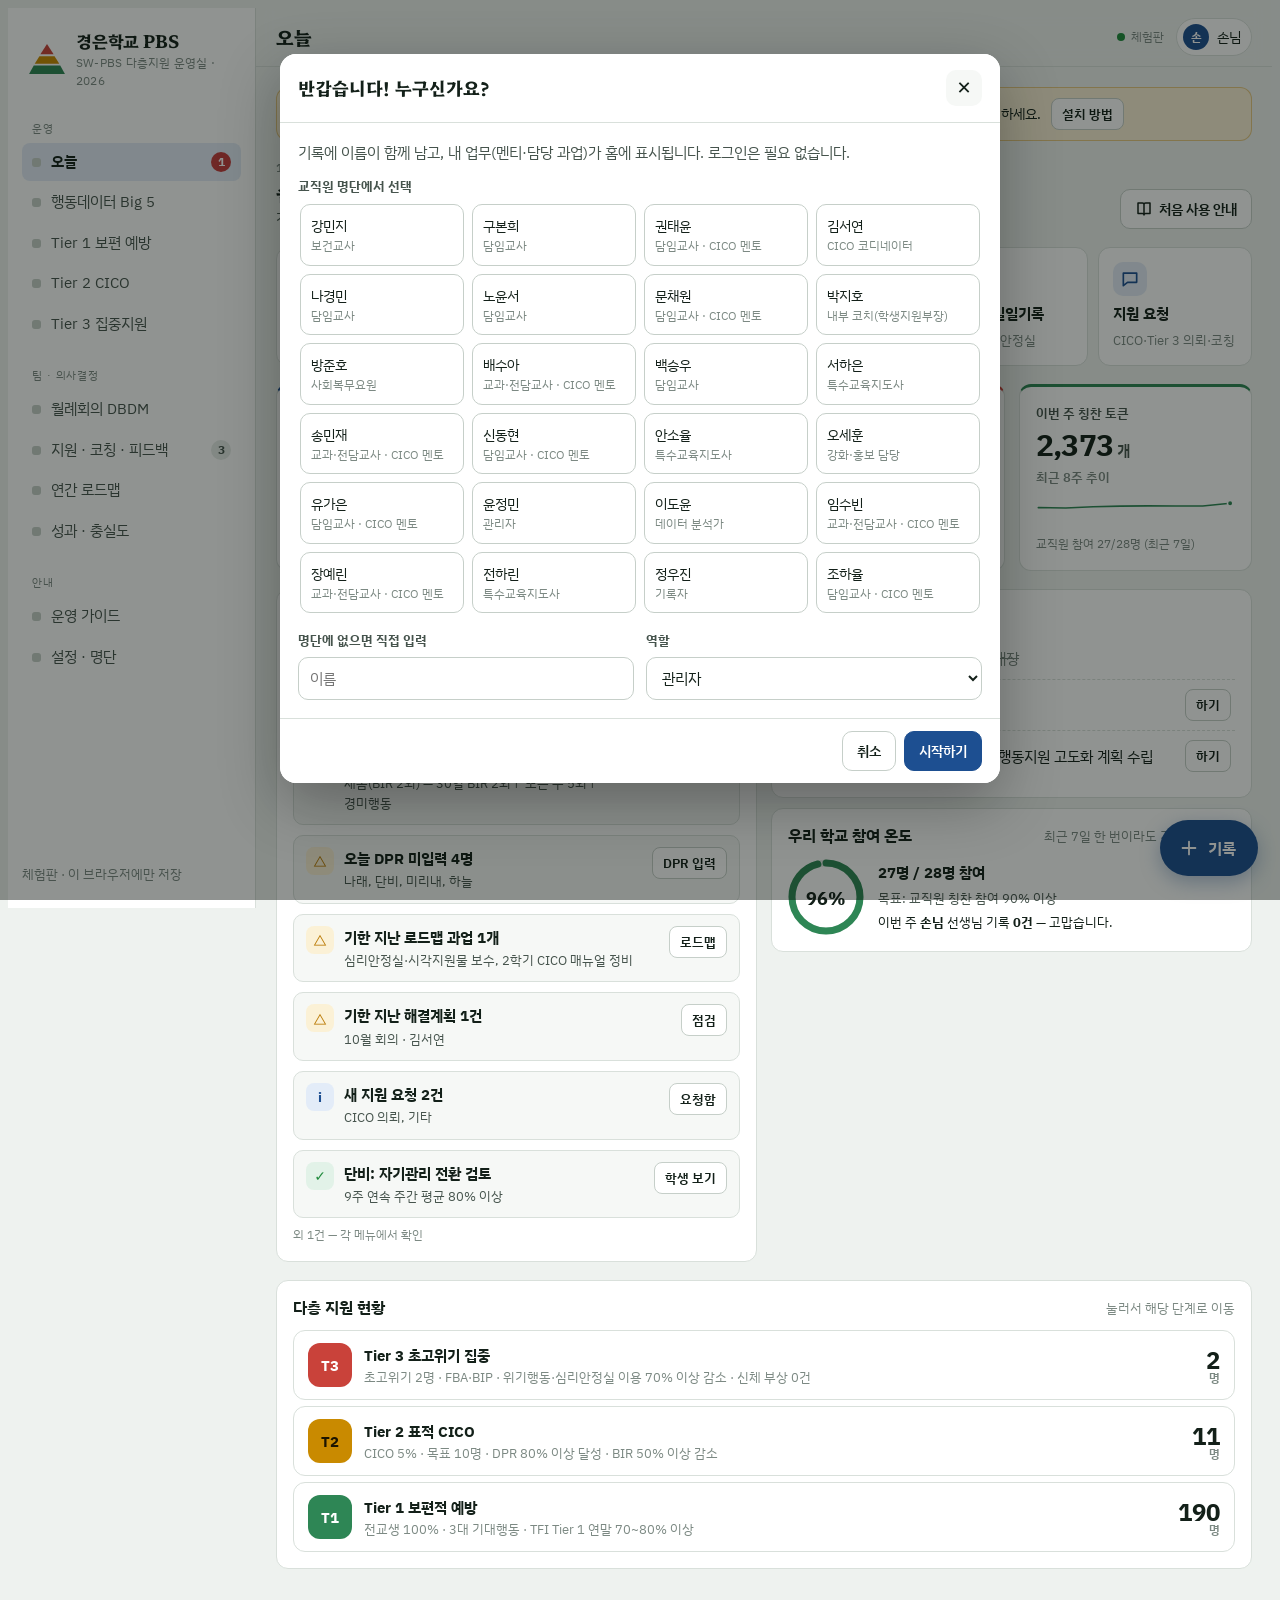
<file: docs/index.html>
<!DOCTYPE html>
<html lang="ko">
<head>
<meta charset="utf-8">
<meta name="viewport" content="width=device-width,initial-scale=1,viewport-fit=cover">
</head>
<body>
<title>경은 SW-PBS 운영실</title>
<meta name="claude:viewport-fit-sides" content="cover">
<link rel="preconnect" href="https://fonts.googleapis.com">
<link rel="preconnect" href="https://fonts.gstatic.com" crossorigin>
<link rel="stylesheet" href="https://fonts.googleapis.com/css2?family=Hahmlet:wght@600;700&family=IBM+Plex+Mono:wght@500&family=IBM+Plex+Sans+KR:wght@400;500;600;700&display=swap">
<style>
/* Layout: 운영실 상황판 — 좌측 레일(다층 삼각형 내비) + 카드형 작업면, 휴대폰에서는 하단 탭 + 기록 버튼 */
:root{
  --bg:#eef2ef; --surface:#ffffff; --surface-2:#f6f8f6; --sunk:#e6ebe7;
  --ink:#132019; --ink-2:#46544d; --muted:#7c8983; --line:#d9e0db; --line-2:#c6cfc9;
  --accent:#1d4f91; --accent-ink:#ffffff; --accent-soft:#e3ecf8;
  --t1:#2e8655; --t1-soft:#e2f2e8; --t2:#c98a00; --t2-soft:#fbf1d6; --t3:#c9423a; --t3-soft:#f9e3e1;
  --good:#1f8a3c; --warn:#b97800; --bad:#c43d3d; --info:#2a78d6;
  --s1:#2a78d6; --s2:#eb6834; --s3:#1baf7a; --s4:#eda100; --s5:#e87ba4; --s6:#008300; --s7:#6250d6; --s8:#e34948;
  --grid:#e4e9e5; --axis:#c3cbc6;
  --shadow:0 1px 2px rgba(19,32,25,.06),0 4px 14px rgba(19,32,25,.06);
  --f-body:"IBM Plex Sans KR",system-ui,-apple-system,"Apple SD Gothic Neo","Malgun Gothic",sans-serif;
  --f-display:"Hahmlet","IBM Plex Sans KR","Apple SD Gothic Neo","Malgun Gothic",serif;
  --f-mono:"IBM Plex Mono",ui-monospace,"SFMono-Regular",Menlo,monospace;
  --r:12px; --r-s:8px;
}
@media (prefers-color-scheme:dark){:root:not([data-theme="light"]){
  --bg:#0e1411; --surface:#161e1a; --surface-2:#1b2520; --sunk:#111915;
  --ink:#e6eee9; --ink-2:#b0bdb6; --muted:#7f8c86; --line:#28332e; --line-2:#36423c;
  --accent:#7ea7e6; --accent-ink:#0e1411; --accent-soft:#1d2b40;
  --t1:#4fb57c; --t1-soft:#17301f; --t2:#e2a92b; --t2-soft:#33290e; --t3:#e46a5f; --t3-soft:#3a1c1a;
  --good:#3fbf62; --warn:#e2a92b; --bad:#e66767; --info:#3987e5;
  --s1:#3987e5; --s2:#d95926; --s3:#199e70; --s4:#c98500; --s5:#d55181; --s6:#2f9e2f; --s7:#9085e9; --s8:#e66767;
  --grid:#232d28; --axis:#3a4640;
  --shadow:0 1px 2px rgba(0,0,0,.3),0 4px 14px rgba(0,0,0,.25); color-scheme:dark}}
:root[data-theme="dark"]{
  --bg:#0e1411; --surface:#161e1a; --surface-2:#1b2520; --sunk:#111915;
  --ink:#e6eee9; --ink-2:#b0bdb6; --muted:#7f8c86; --line:#28332e; --line-2:#36423c;
  --accent:#7ea7e6; --accent-ink:#0e1411; --accent-soft:#1d2b40;
  --t1:#4fb57c; --t1-soft:#17301f; --t2:#e2a92b; --t2-soft:#33290e; --t3:#e46a5f; --t3-soft:#3a1c1a;
  --good:#3fbf62; --warn:#e2a92b; --bad:#e66767; --info:#3987e5;
  --s1:#3987e5; --s2:#d95926; --s3:#199e70; --s4:#c98500; --s5:#d55181; --s6:#2f9e2f; --s7:#9085e9; --s8:#e66767;
  --grid:#232d28; --axis:#3a4640;
  --shadow:0 1px 2px rgba(0,0,0,.3),0 4px 14px rgba(0,0,0,.25); color-scheme:dark}

*{box-sizing:border-box}
html,body{height:100%}
body{background:var(--bg);color:var(--ink);font-family:var(--f-body);font-size:15px;line-height:1.55;-webkit-font-smoothing:antialiased;word-break:keep-all;overflow-wrap:anywhere}
body::before{content:"";position:fixed;inset:0 0 auto;height:env(safe-area-inset-top,0px);z-index:60;background:var(--surface)}
button,input,select,textarea{font:inherit;color:inherit}
button{cursor:pointer}
:focus-visible{outline:2px solid var(--accent);outline-offset:2px}
h1,h2,h3,h4{margin:0;line-height:1.3;text-wrap:balance}
p{margin:0}
.num,.tab{font-variant-numeric:tabular-nums}
.mono{font-family:var(--f-mono)}
.muted{color:var(--muted)} .ink2{color:var(--ink-2)}
.small{font-size:13px} .xs{font-size:12px}
.hidden{display:none!important}

/* ---------- shell ---------- */
.app{display:grid;grid-template-columns:248px minmax(0,1fr);min-height:100%}
.rail{position:sticky;top:0;height:100vh;overflow-y:auto;background:var(--surface);border-right:1px solid var(--line);padding:18px 14px 24px;display:flex;flex-direction:column;gap:14px}
.brand{display:flex;gap:10px;align-items:center;padding:2px 6px 6px}
.brand-mark{width:38px;height:34px;flex:none}
.brand-name{font-family:var(--f-display);font-weight:700;font-size:17px;letter-spacing:-.01em}
.brand-sub{font-size:11.5px;color:var(--muted);letter-spacing:.02em}
.nav{display:flex;flex-direction:column;gap:2px}
.nav-label{font-size:11px;letter-spacing:.08em;color:var(--muted);padding:10px 10px 4px;text-transform:uppercase}
.nav a{display:flex;align-items:center;gap:10px;padding:8px 10px;border-radius:var(--r-s);color:var(--ink-2);text-decoration:none;font-size:14.5px;position:relative}
.nav a:hover{background:var(--surface-2);color:var(--ink)}
.nav a.on{background:var(--accent-soft);color:var(--ink);font-weight:600}
.nav a .dot{width:9px;height:9px;border-radius:3px;flex:none;background:var(--line-2)}
.nav a .badge{margin-left:auto}
.dot.t1{background:var(--t1)} .dot.t2{background:var(--t2)} .dot.t3{background:var(--t3)} .dot.ac{background:var(--accent)}
.rail-foot{margin-top:auto;display:flex;flex-direction:column;gap:8px;font-size:12.5px;color:var(--muted)}

.main{min-width:0;display:flex;flex-direction:column}
.topbar{position:sticky;top:env(safe-area-inset-top,0px);z-index:40;background:color-mix(in srgb,var(--bg) 88%,transparent);backdrop-filter:blur(8px);-webkit-backdrop-filter:blur(8px);border-bottom:1px solid var(--line);padding-block:10px;padding-left:max(20px,env(safe-area-inset-left,0px));padding-right:max(20px,env(safe-area-inset-right,0px));display:flex;align-items:center;gap:12px;min-height:58px}
.topbar h1{font-family:var(--f-display);font-size:19px;font-weight:700;min-width:0;overflow:hidden;text-overflow:ellipsis;white-space:nowrap}
.topbar .sp{flex:1}
.who{display:flex;align-items:center;gap:8px;padding:5px 10px 5px 6px;border-radius:999px;border:1px solid var(--line);background:var(--surface);font-size:13.5px}
.avatar{width:26px;height:26px;border-radius:50%;display:grid;place-items:center;background:var(--accent);color:var(--accent-ink);font-size:12px;font-weight:700;flex:none}
.sync{font-size:12px;color:var(--muted);display:flex;align-items:center;gap:6px;white-space:nowrap}
.sync i{width:8px;height:8px;border-radius:50%;background:var(--good);display:inline-block}
.sync.pending i{background:var(--warn)} .sync.err i{background:var(--bad)}
.content{padding-block:20px 120px;padding-left:max(20px,env(safe-area-inset-left,0px));padding-right:max(20px,env(safe-area-inset-right,0px));display:flex;flex-direction:column;gap:18px;max-width:1280px;width:100%}
.demo-bar{background:var(--t2-soft);color:var(--ink);border:1px solid color-mix(in srgb,var(--t2) 40%,transparent);border-radius:var(--r);padding:10px 14px;font-size:13.5px;display:flex;gap:10px;align-items:center;flex-wrap:wrap}

.tabbar{display:none}
.fab{position:fixed;right:calc(22px + env(safe-area-inset-right,0px));bottom:calc(24px + env(safe-area-inset-bottom,0px));z-index:45;height:56px;padding:0 22px 0 18px;border-radius:28px;border:0;background:var(--accent);color:var(--accent-ink);font-weight:700;font-size:16px;display:flex;align-items:center;gap:8px;box-shadow:0 6px 20px rgba(29,79,145,.35)}
.fab svg{width:22px;height:22px}

/* ---------- building blocks ---------- */
.grid{display:grid;gap:14px}
.g2{grid-template-columns:repeat(2,minmax(0,1fr))}
.g3{grid-template-columns:repeat(3,minmax(0,1fr))}
.g4{grid-template-columns:repeat(4,minmax(0,1fr))}
.g-auto{grid-template-columns:repeat(auto-fill,minmax(260px,1fr))}
.span2{grid-column:span 2}
.row{display:flex;gap:10px;align-items:center;flex-wrap:wrap}
.row.between{justify-content:space-between}
.stack{display:flex;flex-direction:column;gap:10px}
.card{background:var(--surface);border:1px solid var(--line);border-radius:var(--r);padding:16px;min-width:0}
.card.flat{box-shadow:none}
.card.pad-l{padding:20px}
.card-h{display:flex;align-items:baseline;justify-content:space-between;gap:10px;margin-bottom:12px;flex-wrap:wrap}
.card-h h3{font-size:15.5px;font-weight:700}
.card-h .sub{font-size:12.5px;color:var(--muted)}
.sec-h{display:flex;align-items:flex-end;justify-content:space-between;gap:12px;flex-wrap:wrap}
.sec-h h2{font-family:var(--f-display);font-size:22px;font-weight:700}
.sec-h p{color:var(--ink-2);font-size:14px;margin-top:2px}
.eyebrow{font-size:11.5px;letter-spacing:.08em;color:var(--muted);text-transform:uppercase;font-weight:600}

.btn{display:inline-flex;align-items:center;justify-content:center;gap:6px;border:1px solid var(--line-2);background:var(--surface);border-radius:10px;padding:8px 14px;font-size:14px;font-weight:600;color:var(--ink);min-height:40px;text-decoration:none}
.btn:hover{background:var(--surface-2)}
.btn.pri{background:var(--accent);border-color:var(--accent);color:var(--accent-ink)}
.btn.pri:hover{filter:brightness(1.07)}
.btn.ghost{border-color:transparent;background:transparent}
.btn.ghost:hover{background:var(--surface-2)}
.btn.sm{min-height:32px;padding:4px 10px;font-size:13px;border-radius:8px}
.btn.danger{color:var(--bad);border-color:color-mix(in srgb,var(--bad) 40%,transparent)}
.btn.big{min-height:52px;font-size:15.5px;padding:10px 18px;border-radius:12px}
.btn svg{width:18px;height:18px;flex:none}
.btn[disabled]{opacity:.5;cursor:not-allowed}

.chip{display:inline-flex;align-items:center;gap:6px;padding:3px 9px;border-radius:999px;font-size:12.5px;font-weight:600;background:var(--surface-2);border:1px solid var(--line);color:var(--ink-2);white-space:nowrap}
.chip.t1{background:var(--t1-soft);color:var(--ink);border-color:color-mix(in srgb,var(--t1) 35%,transparent)}
.chip.t2{background:var(--t2-soft);color:var(--ink);border-color:color-mix(in srgb,var(--t2) 40%,transparent)}
.chip.t3{background:var(--t3-soft);color:var(--ink);border-color:color-mix(in srgb,var(--t3) 40%,transparent)}
.chip .d{width:7px;height:7px;border-radius:50%;background:currentColor}
.chip.t1 .d{background:var(--t1)} .chip.t2 .d{background:var(--t2)} .chip.t3 .d{background:var(--t3)}
.chip.good{color:var(--good);border-color:color-mix(in srgb,var(--good) 35%,transparent)}
.chip.warn{color:var(--warn);border-color:color-mix(in srgb,var(--warn) 40%,transparent)}
.chip.bad{color:var(--bad);border-color:color-mix(in srgb,var(--bad) 40%,transparent)}
.badge{min-width:20px;height:20px;padding:0 6px;border-radius:10px;background:var(--bad);color:#fff;font-size:11.5px;font-weight:700;display:inline-grid;place-items:center}
.badge.soft{background:var(--sunk);color:var(--ink-2)}

/* KPI */
.kpi{display:flex;flex-direction:column;gap:6px;position:relative;overflow:hidden}
.kpi .lab{font-size:13px;color:var(--ink-2);font-weight:600;display:flex;align-items:center;gap:6px}
.kpi .val{font-size:30px;font-weight:700;letter-spacing:-.02em;line-height:1.1}
.kpi .val small{font-size:15px;font-weight:600;color:var(--ink-2);margin-left:3px}
.kpi .delta{font-size:12.5px;font-weight:600}
.delta.up-good,.delta.down-good{color:var(--good)} .delta.up-bad,.delta.down-bad{color:var(--bad)} .delta.flat{color:var(--muted)}
.kpi .spark{height:34px;margin-top:2px}
.kpi.tier1{border-top:3px solid var(--t1)} .kpi.tier2{border-top:3px solid var(--t2)} .kpi.tier3{border-top:3px solid var(--t3)} .kpi.acc{border-top:3px solid var(--accent)}

.meter{height:8px;border-radius:4px;background:var(--sunk);overflow:hidden}
.meter>i{display:block;height:100%;border-radius:4px;background:var(--accent)}
.meter.t1>i{background:var(--t1)} .meter.t2>i{background:var(--t2)} .meter.t3>i{background:var(--t3)} .meter.good>i{background:var(--good)} .meter.warn>i{background:var(--warn)} .meter.bad>i{background:var(--bad)}

/* alerts / todo */
.alert{display:grid;grid-template-columns:auto minmax(0,1fr) auto;gap:10px;align-items:start;padding:11px 12px;border-radius:10px;border:1px solid var(--line);background:var(--surface-2)}
.alert .ic{width:28px;height:28px;border-radius:8px;display:grid;place-items:center;font-weight:800;font-size:14px}
.alert.bad .ic{background:var(--t3-soft);color:var(--bad)} .alert.warn .ic{background:var(--t2-soft);color:var(--warn)} .alert.good .ic{background:var(--t1-soft);color:var(--good)} .alert.info .ic{background:var(--accent-soft);color:var(--accent)}
.alert b{font-weight:700}
.alert .why{font-size:12.5px;color:var(--ink-2);margin-top:2px}
.todo{display:flex;align-items:center;gap:10px;padding:9px 4px;border-bottom:1px dashed var(--line)}
.todo:last-child{border-bottom:0}
.todo .box{width:22px;height:22px;border-radius:6px;border:2px solid var(--line-2);display:grid;place-items:center;flex:none;background:var(--surface)}
.todo.done .box{background:var(--t1);border-color:var(--t1);color:#fff}
.todo.done .t{color:var(--muted);text-decoration:line-through}
.todo .t{flex:1;min-width:0}

/* quick actions */
.qa{display:grid;grid-template-columns:repeat(auto-fit,minmax(150px,1fr));gap:10px}
.qa button{display:flex;flex-direction:column;align-items:flex-start;gap:6px;padding:14px;border-radius:12px;border:1px solid var(--line);background:var(--surface);text-align:left;min-height:96px}
.qa button:hover{border-color:var(--accent);background:var(--surface-2)}
.qa .qi{width:34px;height:34px;border-radius:10px;display:grid;place-items:center}
.qa .qi svg{width:20px;height:20px}
.qa b{font-size:15px}
.qa span{font-size:12.5px;color:var(--muted)}

/* tables */
.tbl-wrap{overflow-x:auto;border:1px solid var(--line);border-radius:10px;background:var(--surface)}
table.tbl{border-collapse:collapse;width:100%;font-size:13.5px}
.tbl th,.tbl td{padding:9px 11px;border-bottom:1px solid var(--line);text-align:left;vertical-align:top}
.tbl th{background:var(--surface-2);font-weight:700;color:var(--ink-2);font-size:12.5px;white-space:nowrap;position:sticky;top:0}
.tbl tr:last-child td{border-bottom:0}
.tbl td.r,.tbl th.r{text-align:right}
.tbl tr.click,.click{cursor:pointer}
.li.click:hover{background:var(--surface-2)}
.tbl tr.click:hover td{background:var(--surface-2)}

/* forms */
.form{display:flex;flex-direction:column;gap:16px}
.field{display:flex;flex-direction:column;gap:6px;min-width:0}
.field>label,.flabel{font-size:13px;font-weight:700;color:var(--ink-2);display:flex;gap:6px;align-items:baseline;flex-wrap:wrap}
.flabel .hint{font-weight:400;color:var(--muted);font-size:12px}
.inp,select.inp,textarea.inp{width:100%;border:1px solid var(--line-2);border-radius:10px;background:var(--surface);padding:9px 11px;min-height:42px;font-size:15px}
textarea.inp{min-height:84px;resize:vertical;line-height:1.5}
.inp:focus{outline:2px solid var(--accent);outline-offset:0;border-color:transparent}
.choices{display:flex;flex-wrap:wrap;gap:7px}
.choice{border:1.5px solid var(--line-2);background:var(--surface);border-radius:999px;padding:7px 13px;font-size:14px;min-height:38px;color:var(--ink);line-height:1.2}
.choice:hover{border-color:var(--accent)}
.choice.on{background:var(--accent);border-color:var(--accent);color:var(--accent-ink);font-weight:600}
.choice.lv1.on{background:var(--t1);border-color:var(--t1);color:#fff}
.choice.lv2.on{background:var(--t2);border-color:var(--t2);color:#1b1400}
.choice.lv3.on{background:var(--t3);border-color:var(--t3);color:#fff}
.seg{display:inline-flex;border:1px solid var(--line-2);border-radius:10px;overflow:hidden;background:var(--surface);flex-wrap:wrap}
.seg button{border:0;background:transparent;padding:7px 13px;font-size:13.5px;min-height:36px;color:var(--ink-2)}
.seg button+button{border-left:1px solid var(--line)}
.seg button.on{background:var(--accent-soft);color:var(--ink);font-weight:700}
.f2{display:grid;grid-template-columns:repeat(2,minmax(0,1fr));gap:12px}
.f3{display:grid;grid-template-columns:repeat(3,minmax(0,1fr));gap:12px}
.check{display:flex;align-items:center;gap:8px;font-size:14px;cursor:pointer;padding:6px 0}
.check input{width:20px;height:20px;accent-color:var(--accent)}

/* DPR grid */
.dpr{display:grid;grid-template-columns:minmax(92px,1.1fr) repeat(3,minmax(0,1fr));gap:6px;align-items:stretch}
.dpr .h{font-size:12.5px;font-weight:700;color:var(--ink-2);text-align:center;padding:6px 2px}
.dpr .p{display:flex;flex-direction:column;justify-content:center;padding:6px 8px;background:var(--surface-2);border-radius:8px;font-size:13px;min-width:0}
.dpr .p b{font-size:14px}
.dpr .p input{border:0;background:transparent;font-size:12px;color:var(--muted);padding:0;width:100%}
.dpr .p.abs{opacity:.5}
.sc{display:flex;gap:4px}
.sc button{flex:1;min-height:44px;border-radius:8px;border:1.5px solid var(--line-2);background:var(--surface);font-weight:800;font-size:16px;color:var(--ink-2)}
.sc button.on.v0{background:var(--t3-soft);border-color:var(--t3);color:var(--ink)}
.sc button.on.v1{background:var(--t2-soft);border-color:var(--t2);color:var(--ink)}
.sc button.on.v2{background:var(--t1);border-color:var(--t1);color:#fff}
.dpr-total{display:flex;align-items:center;gap:16px;padding:14px;border-radius:12px;background:var(--surface-2);flex-wrap:wrap}
.dpr-total .big{font-size:34px;font-weight:800;letter-spacing:-.02em;line-height:1}

/* 4:1 counter */
.tally{display:grid;grid-template-columns:1fr 1fr;gap:12px}
.tally button{min-height:130px;border-radius:16px;border:0;font-size:18px;font-weight:800;display:flex;flex-direction:column;align-items:center;justify-content:center;gap:4px}
.tally .pr{background:var(--t1);color:#fff}
.tally .co{background:var(--sunk);color:var(--ink)}
.tally .n{font-size:44px;line-height:1}
.ratio-big{font-size:42px;font-weight:800;letter-spacing:-.02em}

/* matrix */
.mx{display:grid;grid-template-columns:150px repeat(3,minmax(0,1fr)) minmax(0,1fr);gap:1px;background:var(--line);border:1px solid var(--line);border-radius:12px;overflow:hidden;font-size:13.5px}
.mx>div{background:var(--surface);padding:10px 12px}
.mx .mh{background:var(--surface-2);font-weight:700;font-size:13px}
.mx .mh.e1{box-shadow:inset 0 3px 0 var(--t1)} .mx .mh.e2{box-shadow:inset 0 3px 0 var(--s1)} .mx .mh.e3{box-shadow:inset 0 3px 0 var(--s7)}
.mx .sp{font-weight:700}
.mx ul{margin:0;padding-left:16px} .mx li{margin:2px 0}

/* charts */
.chart{width:100%;display:block;overflow:visible}
.chart text{fill:var(--muted);font-size:11px;font-family:var(--f-body)}
.chart .lbl{fill:var(--ink-2);font-size:11.5px}
.chart .val{fill:var(--ink);font-size:11.5px;font-weight:700}
.chart .grid line{stroke:var(--grid);stroke-width:1}
.chart .base{stroke:var(--axis);stroke-width:1}
.chart .goal{stroke:var(--ink-2);stroke-width:1.5;stroke-dasharray:5 4}
.chart .goal-t{fill:var(--ink-2);font-size:11px;font-weight:700}
.chart .hit{fill:transparent;cursor:crosshair}
.chart .hit:hover+.hl,.chart .bar:hover{opacity:.85}
.legend{display:flex;gap:14px;flex-wrap:wrap;font-size:12.5px;color:var(--ink-2);margin-bottom:6px}
.legend i{display:inline-block;width:14px;height:3px;border-radius:2px;margin-right:6px;vertical-align:middle}
.legend i.sq{height:10px;width:10px;border-radius:3px}
.hbar{display:grid;grid-template-columns:minmax(80px,38%) minmax(0,1fr) 54px;gap:8px;align-items:center;font-size:13px;padding:3px 0}
.hbar .l{color:var(--ink-2);white-space:nowrap;overflow:hidden;text-overflow:ellipsis}
.hbar .b{height:14px;background:var(--sunk);border-radius:0 4px 4px 0;position:relative}
.hbar .b i{position:absolute;inset:0 auto 0 0;border-radius:0 4px 4px 0;background:var(--s1)}
.hbar .v{text-align:right;font-weight:700;font-variant-numeric:tabular-nums}
.hbar.top .b i{background:var(--s2)}
.heat{display:grid;gap:2px;font-size:11.5px}
.heat .hc{border-radius:4px;display:grid;place-items:center;min-height:30px;font-weight:700;font-variant-numeric:tabular-nums}
.heat .hh{color:var(--muted);font-size:11px;display:flex;align-items:center;padding:0 4px;line-height:1.2}
#tip{position:fixed;z-index:100;pointer-events:none;background:var(--ink);color:var(--surface);padding:7px 10px;border-radius:8px;font-size:12.5px;line-height:1.45;max-width:260px;box-shadow:var(--shadow);opacity:0;transition:opacity .12s}
#tip.on{opacity:1}
#tip b{font-weight:700}

/* lists */
.list{display:flex;flex-direction:column}
.li{display:flex;gap:12px;align-items:center;padding:11px 2px;border-bottom:1px solid var(--line)}
.li:last-child{border-bottom:0}
.li .grow{flex:1;min-width:0}
.li .t{font-weight:600}
.li .s{font-size:12.5px;color:var(--muted)}
.stu{display:flex;flex-direction:column;gap:10px;cursor:pointer;transition:border-color .15s}
.stu:hover{border-color:var(--accent)}
.stu .nm{font-weight:700;font-size:16px}
.empty{padding:28px 16px;text-align:center;color:var(--muted);font-size:14px;border:1px dashed var(--line-2);border-radius:12px;background:var(--surface-2)}
.empty b{display:block;color:var(--ink);font-size:15px;margin-bottom:4px}

/* modal sheet */
.scrim{position:fixed;inset:0;z-index:80;background:rgba(10,16,13,.45);display:flex;align-items:flex-start;justify-content:center;padding:6vh 16px 16px;overflow-y:auto}
.sheet{background:var(--surface);border-radius:16px;width:min(720px,100%);box-shadow:0 20px 60px rgba(0,0,0,.3);display:flex;flex-direction:column;max-height:none}
.sheet.wide{width:min(980px,100%)}
.sheet-h{display:flex;align-items:center;gap:10px;padding:16px 18px;border-bottom:1px solid var(--line);position:sticky;top:0;background:var(--surface);border-radius:16px 16px 0 0;z-index:2}
.sheet-h h3{font-family:var(--f-display);font-size:18px;flex:1;min-width:0}
.sheet-b{padding:18px}
.sheet-f{display:flex;gap:8px;justify-content:flex-end;padding:12px 18px calc(12px + env(safe-area-inset-bottom,0px));border-top:1px solid var(--line);position:sticky;bottom:0;background:var(--surface);border-radius:0 0 16px 16px;flex-wrap:wrap}
.x{width:36px;height:36px;border-radius:10px;border:0;background:var(--surface-2);display:grid;place-items:center;font-size:18px}

.toast{position:fixed;left:50%;bottom:calc(96px + env(safe-area-inset-bottom,0px));transform:translateX(-50%) translateY(20px);z-index:120;background:var(--ink);color:var(--surface);padding:11px 18px;border-radius:12px;font-size:14px;font-weight:600;opacity:0;transition:all .2s;max-width:min(92vw,520px);text-align:center;pointer-events:none}
.toast.on{opacity:1;transform:translateX(-50%) translateY(0)}

/* tier pyramid */
.pyr{display:grid;grid-template-columns:minmax(0,1fr);gap:6px}
.tierband{display:grid;grid-template-columns:auto minmax(0,1fr) auto;gap:12px;align-items:center;padding:12px 14px;border-radius:12px;border:1px solid var(--line);background:var(--surface);cursor:pointer;text-align:left;width:100%}
.tierband:hover{border-color:var(--accent)}
.tierband .tn{width:44px;height:44px;border-radius:12px;display:grid;place-items:center;font-weight:800;color:#fff;font-size:15px}
.tierband.b1 .tn{background:var(--t1)} .tierband.b2 .tn{background:var(--t2);color:#1b1400} .tierband.b3 .tn{background:var(--t3)}
.tierband .cnt{font-size:24px;font-weight:800;text-align:right;line-height:1}
.tierband .cnt small{display:block;font-size:11.5px;color:var(--muted);font-weight:600}

/* gantt */
.gantt{display:grid;grid-template-columns:170px repeat(13,minmax(34px,1fr));font-size:12px;min-width:720px}
.gantt .gh{color:var(--muted);text-align:center;padding:4px 0;border-bottom:1px solid var(--line);font-weight:600}
.gantt .gh.now{color:var(--accent)}
.gantt .gl{padding:7px 8px 7px 0;font-weight:600;color:var(--ink-2);border-bottom:1px solid var(--line);white-space:nowrap;overflow:hidden;text-overflow:ellipsis}
.gantt .gc{border-bottom:1px solid var(--line);border-left:1px solid var(--grid);position:relative;min-height:32px}
.gantt .gb{position:absolute;top:8px;height:16px;border-radius:4px;background:var(--accent-soft);border:1px solid color-mix(in srgb,var(--accent) 40%,transparent);overflow:hidden}
.gantt .gb i{display:block;height:100%;background:var(--accent)}
.gantt .nowline{position:absolute;top:0;bottom:0;width:2px;background:var(--bad);z-index:1}

.steps{display:grid;grid-template-columns:repeat(5,minmax(0,1fr));gap:8px}
.step{padding:12px;border-radius:12px;background:var(--surface-2);border:1px solid var(--line);display:flex;flex-direction:column;gap:4px;font-size:13px}
.step .n{font-size:11.5px;font-weight:800;color:var(--t2);letter-spacing:.06em}
.step b{font-size:14.5px}
.flow{display:flex;align-items:stretch;gap:6px;flex-wrap:wrap}
.flow .fx{flex:1 1 150px;padding:10px 12px;border-radius:10px;background:var(--surface-2);border:1px solid var(--line);font-size:13px}
.flow .ar{align-self:center;color:var(--muted);font-weight:800}

.kudo{padding:12px 14px;border-radius:12px;background:var(--t2-soft);border:1px solid color-mix(in srgb,var(--t2) 30%,transparent);display:flex;flex-direction:column;gap:6px;font-size:14px}
.kudo .meta{font-size:12px;color:var(--ink-2)}
.ringwrap{display:flex;align-items:center;gap:14px}

.tabs{display:flex;gap:4px;border-bottom:1px solid var(--line);overflow-x:auto;scrollbar-width:none}
.tabs::-webkit-scrollbar{display:none}
.tabs button{border:0;background:transparent;padding:10px 14px;font-size:14.5px;font-weight:600;color:var(--muted);border-bottom:2.5px solid transparent;white-space:nowrap}
.tabs button.on{color:var(--ink);border-bottom-color:var(--accent)}

.who-pick{display:grid;grid-template-columns:repeat(auto-fill,minmax(130px,1fr));gap:8px;max-height:46vh;overflow-y:auto;padding:2px}
.who-pick button{padding:10px;border-radius:10px;border:1px solid var(--line-2);background:var(--surface);text-align:left;font-size:14px}
.who-pick button small{display:block;color:var(--muted);font-size:11.5px}
.who-pick button.on{border-color:var(--accent);background:var(--accent-soft)}

@media (max-width:1100px){.g4{grid-template-columns:repeat(2,minmax(0,1fr))}.steps{grid-template-columns:repeat(2,minmax(0,1fr))}}
@media (max-width:860px){
  .app{grid-template-columns:minmax(0,1fr)}
  .rail{display:none}
  .topbar h1{font-size:17px}
  .topbar{padding-left:max(16px,env(safe-area-inset-left,0px));padding-right:max(16px,env(safe-area-inset-right,0px))}
  .content{padding-left:max(16px,env(safe-area-inset-left,0px));padding-right:max(16px,env(safe-area-inset-right,0px));padding-block:14px 150px}
  .g2,.g3{grid-template-columns:minmax(0,1fr)}
  .span2{grid-column:auto}
  .tabbar{display:grid;grid-template-columns:repeat(5,1fr);position:fixed;left:0;right:0;bottom:0;z-index:50;background:var(--surface);border-top:1px solid var(--line);padding:6px max(6px,env(safe-area-inset-right,0px)) calc(6px + env(safe-area-inset-bottom,0px)) max(6px,env(safe-area-inset-left,0px))}
  .tabbar a{display:flex;flex-direction:column;align-items:center;gap:2px;font-size:11px;color:var(--muted);text-decoration:none;padding:4px 0;border-radius:8px}
  .tabbar a svg{width:22px;height:22px}
  .tabbar a.on{color:var(--accent);font-weight:700}
  .fab{bottom:calc(76px + env(safe-area-inset-bottom,0px));right:calc(16px + env(safe-area-inset-right,0px))}
  .toast{bottom:calc(146px + env(safe-area-inset-bottom,0px))}
  .mx{grid-template-columns:minmax(0,1fr)}
  .mx .mh{display:none}
  .mx .sp{background:var(--surface-2)}
  .f3{grid-template-columns:minmax(0,1fr) minmax(0,1fr)}
  .scrim{padding:0;align-items:flex-end}
  .sheet{border-radius:16px 16px 0 0;max-height:94vh;overflow-y:auto}
  .who .nm{display:none}
  .sync span{display:none}
}
@media (max-width:520px){.g4{grid-template-columns:repeat(2,minmax(0,1fr))}.f2,.f3{grid-template-columns:minmax(0,1fr)}.steps{grid-template-columns:minmax(0,1fr)}.kpi .val{font-size:26px}.dpr{grid-template-columns:minmax(70px,.8fr) repeat(3,minmax(0,1fr))}.sc button{min-height:42px;font-size:15px}}
@media (prefers-reduced-motion:reduce){*{transition:none!important;animation:none!important}}
@media print{.rail,.topbar,.tabbar,.fab,.demo-bar,.no-print{display:none!important}.app{display:block}.content{padding:0}.card{break-inside:avoid;border-color:#bbb}body{background:#fff}}
</style>
<div id="root"></div>
<script>
/* ================================================================
   PLAN — 2026학년도 SW-PBS 1차년도 다층 운영 계획(안)의 내용을 앱 데이터로 옮긴 것
   (계획서 표 1~18의 항목·기준·문구를 그대로 사용)
   ================================================================ */
const PLAN = {
  title: '2026학년도 학교차원 긍정적행동지원(SW-PBS) 1차년도 다층 운영',
  dept: '학생지원부(긍정적행동지원팀)',
  year: 2026,

  tiers: [
    { n: 1, name: 'Tier 1 보편적 예방', short: '보편', target: '전교생 100%', goal: 'TFI Tier 1 연말 70~80% 이상',
      core: ['3대 기대행동·6대 공간 매트릭스', 'AAC·실물사진 시각지원 100% 부착', '3·9월 배움주간 직접교수', '4:1 구체적 칭찬·경은 칭찬 토큰', '주 1회 경은마트·마루 토큰마켓'] },
    { n: 2, name: 'Tier 2 표적 CICO', short: 'CICO', target: '전교생 약 5% (9~10명)', goal: 'DPR 80% 이상 달성 · BIR 50% 이상 감소',
      core: ['등하교 체크인·체크아웃', '담임 외 전담 멘토 1:1 매칭', '일일 행동점검표(DPR) 교시별 피드백', '목표 달성 시 칭찬토큰 1.5배', '주간 80% 달성 시 경은마트 바우처'] },
    { n: 3, name: 'Tier 3 초고위기 집중', short: '집중', target: '초고위기 학생 2명', goal: '위기행동·심리안정실 이용 70% 이상 감소 · 신체 부상 0건',
      core: ['외부 BCBA 연계 FBA', 'IEP팀 중심 개별 BIP', '선행사건 조절·FCT 대체행동 교수', '특수교육지도사 1:1 밀착 지원', '위기개입 핫라인·심리안정실 안전망'] }
  ],

  expectations: [
    { key: 'safe', label: '안전해요', full: '안전하게 행동해요', en: 'Be Safe' },
    { key: 'respect', label: '존중해요', full: '서로 존중해요', en: 'Be Respectful' },
    { key: 'engage', label: '참여해요', full: '스스로 참여해요', en: 'Be Independent' }
  ],

  // [표 6] 6대 공간 행동 매트릭스
  matrix: [
    { space: '교실 및 특별실', note: '보통교실 30실, 체육, 유희실, 어울방',
      b: [['의자에 바르게 앉아요', '학습도구를 안전하게 써요'], ['선생님 설명을 잘 들어요', 'AAC 카드나 말로 도움 요청해요'], ['시각일과표 보고 준비해요', '내 자리와 물건을 정돈해요']],
      staff: ['수업 전 5분 시각일과표 브리핑', "책상 위 '도움/휴식' AAC 비치"] },
    { space: '복도·계단·엘리베이터', note: '전환 이동 구역',
      b: [['오른쪽으로 천천히 걸어요', '계단 손잡이를 잡고 이동해요'], ['실내에서는 작은 소리로 말해요', '친구와 한 팔 간격 유지해요'], ['목적지 사진 카드를 기억해요', '엘리베이터 순서대로 타요']],
      staff: ['전환 시간 복도 거점 능동적 감독', '바닥 우측보행 유도선·발자국 스티커'] },
    { space: '급식실', note: '전 과정 시차 배식',
      b: [['식판 두 손으로 들고 걸어요', '자리에서 일어나지 않아요'], ['배식 줄에서 차례를 기다려요', '조리사님께 감사 인사해요'], ['수저와 식판 스스로 챙겨요', '다 먹은 식판 퇴식구에 넣어요']],
      staff: ['과정별 10분 입실 시차 준수', '퇴식구 사진 분류표 및 토큰 배부'] },
    { space: '화장실 및 세면장', note: '각 층 11개소',
      b: [['물기 없는 곳으로 조심히 걸어요', '비누로 손 씻고 물기 닦아요'], ['문 닫혀 있으면 노크하고 대기', '화장실 문 닫고 용변 봐요'], ['용변 후 물을 스스로 내려요', '손 씻기 6단계 순서 지켜요']],
      staff: ['세면대 앞 손 씻기 AAC 그림표', '신변처리 시 학생 인권 보호'] },
    { space: '진로·직업훈련실', note: '경은마트, 경은마루, 조리·세탁·워크실',
      b: [['조리기구 안전선 밖 작동', '앞치마·장갑 보호장구 착용'], ['손님·친구에게 밝게 인사해요', '동료 작업 순서를 지켜줘요'], ['직무 사진표 보고 과제 완료', '사용한 도구를 정돈해요']],
      staff: ['직무별 시각적 과제분석표 비치', '위험 도구 사용 전 1:1 사전 점검'] },
    { space: '통학버스 및 등하교', note: '승하차장 및 통학차',
      b: [['버스 멈춘 뒤 순서대로 탑승', '안전벨트 매고 착석 유지'], ['기사님·선생님께 반갑게 인사', '차 안에서 조용한 목소리 유지'], ['내 가방 스스로 챙겨요', '하차 후 대기선 따라 이동']],
      staff: ['통학버스 동승자용 칭찬토큰 지급', '감각 예민 학생 헤드셋·교구 허용'] }
  ],

  // [표 7] 의사소통군
  commGroups: [
    { key: '구어', name: '구어·문자 해독군', who: '경도 지적·자폐성, 고등·전공과 중심',
      cue: '문장+핵심어 포스터, 텍스트/아이콘 일과표, 직무 체크리스트',
      express: '구어 표현, 자기점검표 체크, 또래 모델링',
      cico: 'DPR 점검표 직접 기록 · 4:1 구어 칭찬+토큰 · 경은마트 직접 계산' },
    { key: '무발화', name: '무발화·자폐성 집중 지원군', who: '유·초·중등 다수',
      cue: '실물 사진+고대비 AAC, First-Then 보드, 시각 타이머',
      express: 'AAC 카드 지목·건네기(PECS), 쉬고 싶어요/도움 카드',
      cico: '스마일 스티커 점검판 · 토큰+즉각 감각강화 · 실물 사진 교환권' },
    { key: '중도중복', name: '뇌병변·중도중복장애군', who: '휠체어 이동, 신체·인지 중복',
      cue: '휠체어 눈높이 부착, 사물단서, 음성출력 스위치(BIGmack)',
      express: '시선 응시·끄덕임·미소, 스위치 누르기',
      cico: '전담 멘토 따뜻한 체크인 · 진동쿠션 등 감각 보상' }
  ],

  courses: ['유치원', '초등', '중학', '고등', '전공과'],

  // [표 16] BIR 분류 항목
  bir: {
    levels: [
      { v: 1, name: '1단계 경미', en: 'Minor', tier: 1, desc: '신체 안전 위협 없는 일상적 방해 → 학급 간이체크' },
      { v: 2, name: '2단계 주요', en: 'Major', tier: 2, desc: '지속·반복 수업 방해, 10분↑ 고성·거부, 밀치기 시도' },
      { v: 3, name: '3단계 위기', en: 'Crisis', tier: 3, desc: '즉각적·심각한 신체 상해 위협 → 핫라인 호출' }
    ],
    locations: ['보통교실', '특별실(체육·유희·어울방)', '복도·계단·엘리베이터', '급식실', '화장실', '진로직업실(경은마트 등)', '통학버스·승하차장'],
    contexts: ['등·하교 이동', '교실 수업', '수업 간 전환·이동', '점심 급식·대기', '쉬는 시간', '직업 실습', '특별행사'],
    typesMinor: ['자리이탈', '소음·상동발성', '과제거부', '학용품 떨어뜨리기', '줄 이탈'],
    types: ['자해', '타해·신체 공격', '기물 파손', '무단 이탈', '고강도 수업 마비', '부적절한 신체 접촉·기타'],
    antecedents: ['어려운 과제·지시', '활동 종료·전환 요구', '선호물·활동 제지', '대기 시간 지속', '감각 자극(소음·혼잡)', '신체 컨디션(수면·투약)'],
    functions: [
      { v: '성인 관심', g: '얻기' }, { v: '또래 관심', g: '얻기' }, { v: '선호물·감각', g: '얻기' },
      { v: '과제·지시 회피', g: '피하기' }, { v: '불편한 감각·장소 회피', g: '피하기' }
    ],
    responses: ['근접 통제·환경 조정', '시각적 재지시·선택권', 'AAC 대체표현 유도', '어울방 분리 진정', '부장·코치 합류 지원'],
    post: ['심리안정실 이동·안정', '보건실 외상 점검', '보호자 당일 소통', 'Tier 2·3 연계 검토'],
    reporterRoles: ['담임', '전담', '지도사', '기타']
  },

  // [표 10] 문제행동 3단계 대응
  response3: [
    { lv: 1, title: '1단계 경미한 행동', sub: '교실 관리 Minor · Tier 1 영역',
      def: '자리이탈, 소음, 상동발성, 과제거부, 학용품 떨어뜨리기, 줄 이탈',
      steps: ['[간접예방] 근접 통제, 조명·소음 완화, 시각일과표 재확인, 과제 조정', '[직접교정] 차분한 기대행동 재지시 → 선택권 제공 → AAC 대체 의사소통 촉구 → 수행 즉시 강화'],
      record: '학급 간이체크(Minor) 입력 · 주 5회 이상 반복 시 CICO 의뢰 검토' },
    { lv: 2, title: '2단계 주요 문제행동', sub: '팀 의뢰 Major · Tier 2 CICO 연동',
      def: '지속·반복 수업 방해·이탈, 10분 이상 고성·거부, 교내 배회, 밀치기 시도, 기물 파손 시도',
      steps: ['[초기진정] 언어적 훈계 중단(De-escalation), 짧은 안전 안내', '[환경분리] 지도사가 학급 수업 유지, 담임(부장)이 어울방 분리 진정', '[CICO 점검] 멘토와 당일 사건 원인 점검 및 하교 피드백'],
      record: '행동사건보고서(BIR) 입력 · CICO 대상 선별 및 멘토링 강화' },
    { lv: 3, title: '3단계 응급 위기행동', sub: '위기 Crisis · Tier 3 집중 영역',
      def: '극심한 자해(머리박기·물기), 타해(구타·투척), 유리 파손, 교문 탈출',
      steps: ['[즉각안전] 주변 학생 대피 + 비상 핫라인(교감·코치·보건실) 호출', '[심리안정실 보호] 비폭력 안전 이동, 감각자극 차단·진정(최대 20분, 1:1 관찰 기록)', '[사후조치] 보건실 처치, 보호자 소통, Tier 3 전담팀 긴급 회의'],
      record: 'BIR + 심리안정실 일지 · Tier 3 BIP 즉시 가동/수정' }
  ],

  // [표 12] CICO 5단계
  cicoSteps: [
    { t: '대상 선별', when: '3월 말~4월 초 · 리더십팀·담임', d: 'BIR 2~4회 또는 담임 추천 → 9~10명 확정, 학부모 동의서' },
    { t: '아침 체크인', when: '08:50~09:10 · 전담 멘토', d: '인사·컨디션 점검·목표 다짐·DPR 카드 수령 (3~5분)' },
    { t: '교시별 점검', when: '매 교시 종료 2분 전 · 수업 교사', d: '3대 기대행동 0/1/2점 평정 + 구체적 칭찬·스티커' },
    { t: '하교 체크아웃', when: '14:40~15:00 · 전담 멘토', d: '총점 합산(36점), 80%(29점) 달성 시 토큰 1.5배, 가정 알림장' },
    { t: '주간 분석', when: '매주 금요일 오후 · 코디네이터', d: '주간 80%↑ 바우처, 4주 연속 80%↑ 페이딩, 70% 미만 전략 수정' }
  ],
  cicoGoal: 80, cicoLow: 70, cicoGradWeeks: 4,
  periods: ['1교시', '2교시', '3교시', '4교시', '5교시', '6교시'],
  periodActs: ['교실 수업', '교실 수업', '특별실/전담 수업', '점심 급식 및 휴식', '교실 수업', '진로/창체 실습'],

  // [표 5] 리더십팀 10인
  roles: [
    { role: '관리자', who: '교장 또는 교감(1)', task: '다층 운영 총괄, 예산·멘토링 시간 확보, Tier 3 위기대응·보호자 소통 총괄', meet: '행정·예산 최종 승인, 위기대응 지휘' },
    { role: '내부 코치/팀장', who: '학생지원부장(1)', task: '월례 회의 진행, TFI 점검, Tier 3 FBA·BIP 코칭', meet: '회의 진행, Tier 1·3 통합 조정' },
    { role: 'CICO 코디네이터', who: '초등 대표교사(1)', task: 'CICO 선별·멘토 매칭, DPR 수합, 주간 달성률·마켓 연계', meet: 'CICO 성과 브리핑' },
    { role: '데이터 분석가', who: '중·고등 대표교사(1)', task: 'BIR·심리안정실 데이터 집계, 회의 2일 전 Big 5 배포', meet: 'Big 5 데이터 브리핑(10분)' },
    { role: '기록자/시간관리자', who: '유·초 저학년 대표(1), 전공과 대표(1)', task: '해결계획서 실시간 작성, 60분 시간 관리', meet: '회의록 기록, 타임키핑' },
    { role: '강화·홍보 담당', who: '중등 교과 대표(1), 전공과 직업교사(1)', task: 'AAC 포스터·토큰 물품, 토큰마켓·CICO 특별보상 운영', meet: '강화 시스템 점검, 소식지' },
    { role: '전문지원·현장연계', who: '보건/진로(1), 지도사 대표(1), 학부모회 대표(1)', task: '응급처치·투약 정보 연계, 지원인력 애로 수렴, 가정 협력', meet: '현장 타당성 검토' }
  ],
  staffRoles: ['관리자', '내부 코치(학생지원부장)', 'CICO 코디네이터', '데이터 분석가', '기록자', '강화·홍보 담당', '전문지원 위원', '담임교사', '교과·전담교사', '보건교사', '특수교육지도사', '사회복무요원', '기타'],

  // [표 11] ETLP 8대 실행
  etlp: [
    { t: '학급 기대행동과 규칙', d: '3대 기대행동 연계 학급 규칙 3~4개를 사진·AAC로 상시 게시', k: '학생 80% 이상이 규칙 지목·확인' },
    { t: '학급 일과와 전환 절차', d: '반복 일과를 시각일과표·타이머로 루틴화', k: '전환 혼란 3분 이내' },
    { t: '기대행동 장려(4:1 칭찬)', d: '교정보다 4배 많은 구체적 칭찬과 토큰', k: '15분 관찰 시 4:1 유지' },
    { t: '부적절 행동 예방·교정', d: '근접 통제·시각 단서로 조용하고 일관된 교정', k: '수업 흐름 중단 없음' },
    { t: '능동적 감독', d: '순회(Move)-관찰(Scan)-상호작용(Interact)', k: '사각지대 없는 성인 동선' },
    { t: '다양한 반응 기회(OTR)', d: '그림카드·스위치·제스처 포함 분당 3회 이상', k: '무발화 학생 능동 반응 100%' },
    { t: '활동 시퀀싱 및 선택권', d: '쉬운·어려운 과제 교차, 선택권 2가지', k: '회피성 행동 사전 차단' },
    { t: '과제 난이도 적합성', d: 'IEP 수준에 맞춰 80% 이상 성공하도록 수정', k: '난이도 부적합 이탈 감소' }
  ],

  // TFI — Tier 1(15)·Tier 2(13)·Tier 3(17) 문항, 0~2점 (Center on PBIS TFI 구조 요약 번역)
  tfi: {
    1: ['팀 구성', '팀 운영 절차', '기대행동 정의', '기대행동 교수', '문제행동 정의', '훈육 정책', '전문성 개발', '학급 절차', '피드백과 인정', '교직원 참여', '학생·가족·지역사회 참여', '훈육(행동) 데이터', '데이터 기반 의사결정', '충실도 데이터', '연간 평가'],
    2: ['팀 구성', '팀 운영 절차', '선별 절차', '지원 요청 절차', 'Tier 2 중재 선택지', 'Tier 2 핵심 특징', '학생 요구에 맞춘 실천', 'Tier 1 지원 접근', '전문성 개발', '실행 수준', '학생 수행 데이터', '충실도 데이터', '연간 평가'],
    3: ['팀 구성', '팀 운영 절차', '선별', '학생지원팀', '인력 배치', '학생·가족·지역사회 참여', '전문성 개발', '삶의 질 지표', '학업·사회·신체 지표', '가설 진술', '포괄적 지원', '공식·자연적 지원', 'Tier 1·2 지원 접근', '데이터 시스템', '데이터 기반 의사결정', '실행 수준', '연간 검토']
  },
  tfiRounds: [{ m: 3, label: '1차 기초선(3월)', target1: null }, { m: 7, label: '2차 중간(7월)', target1: 65 }, { m: 12, label: '3차 기말(12월)', target1: 70 }],

  // [표 18] 예산
  budgetTotal: 12000000,
  budget: [
    { k: 1, name: 'Tier 1 시각환경 구축비', cat: '운영수용비', amt: 2600000, basis: '매트릭스 포스터 40,000원×35개소 + 바닥 유도·AAC 표지 1,200,000원', when: '2~3월, 8월 보수' },
    { k: 2, name: 'Tier 1 강화·토큰마켓 운영비', cat: '교육운영비', amt: 3200000, basis: '토큰 목걸이 10,000원×80명 + 경은마트 물품 240,000원×10개월', when: '2~3월, 월별' },
    { k: 3, name: 'Tier 2 CICO 표적지원 운영비', cat: '교육운영비', amt: 1600000, basis: 'DPR 카드키트 30,000원×10명 + CICO 리워드 130,000원×10개월', when: '3~12월 월별' },
    { k: 4, name: 'Tier 3 초고위기 집중중재비', cat: '전문가·교구비', amt: 2800000, basis: '전문가 400,000원×2회×2명 + 감각교구 1,200,000원', when: '3~6월, 9월' },
    { k: 5, name: '교직원 연수·가정연계비', cat: '연수·홍보비', amt: 1800000, basis: '강사료 300,000원×2회 + 핸드북·가정용 매트릭스 1,200,000원', when: '2·3·8월, 연중' }
  ],

  // 성과 지표 (표 1·2)
  targets: [
    { k: 'buyin', label: '교직원 실행 동의율', goal: 80, unit: '%' },
    { k: 'attend', label: '리더십팀 출석률', goal: 80, unit: '%' },
    { k: 'teach', label: '배움주간 직접교수 이행', goal: 90, unit: '%' },
    { k: 'praiseStaff', label: '교직원 칭찬 기록 참여', goal: 90, unit: '%' },
    { k: 'tfi1', label: 'TFI Tier 1 충실도', goal: 70, unit: '%' },
    { k: 'cicoMet', label: 'CICO 학생 목표 달성 비율', goal: 80, unit: '%' },
    { k: 'cicoBir', label: 'CICO 학생 BIR 감소율', goal: 50, unit: '%' },
    { k: 't3drop', label: 'Tier 3 위기행동 감소율', goal: 70, unit: '%' },
    { k: 'injury', label: 'Tier 3 신체 부상', goal: 0, unit: '건', lowerBetter: true }
  ],

  // [표 3] 연간 로드맵 — 시기별 실행 과업
  roadmap: [
    { phase: '기반 조성기', when: '2월 1~2주', s: '2026-02-02', e: '2026-02-13', who: '교장·교감, 학생지원부장', out: '학교교육계획서, 리더십팀 조직표, 회의 일정표',
      tasks: ['학교교육계획에 SW-PBS 다층지원(Tier 1·2·3) 최우선 과제 편성', '10인 리더십팀 조직 (CICO 전담·Tier 3 위기지원 전담 지정)', '연간 정례회의(매월 3주 수요일) 확정 및 심리안정실 점검'] },
    { phase: '설계·합의기', when: '2월 3~4주', s: '2026-02-16', e: '2026-02-27', who: '리더십팀, 전 교원', out: '교직원 동의록, AAC 매트릭스, CICO DPR 양식',
      tasks: ['전 교직원 워크숍(2시간) 및 80% 이상 동의 확보', '3대 기대행동·6대 공간 매트릭스 확정, AAC 포스터 인쇄', 'CICO DPR 양식·BIR 전산화 (이 웹앱 개설·명단 등록)'] },
    { phase: '선포·대상 선별기', when: '3월 1~2주', s: '2026-03-02', e: '2026-03-13', who: '전 교직원, 학생지원부, 학부모', out: '공간별 교수안, CICO 명단, Tier 3 의뢰서, TFI 기초선표',
      tasks: ['[1학기 배움주간] 전교생 6대 공간 이동식 직접 교수(2주)', '지원인력 실무연수(1시간) 및 학부모 총회 가정연계 안내', 'Tier 2 CICO 5%(9~10명)·Tier 3 초고위기 2명 대상 선정', '제1차 TFI(기초선) 평가 실시'] },
    { phase: '다층 가동기', when: '3월 3주~4월', s: '2026-03-16', e: '2026-04-30', who: '리더십팀, 멘토교사(10), Tier 3 전담팀', out: 'Big 5 보고서, DPR철, FBA/BIP(2인), 해결계획서',
      tasks: ['전교생 4:1 칭찬 및 목걸이형 칭찬토큰 상시 배부', 'CICO 본격 가동: 멘토 매칭, 체크인-DPR-체크아웃 개시', 'Tier 3 착수: 외부 전문가 FBA 진단·BIP 수립·전담인력 매칭', "매주 금요일 '경은마트·마루 토큰마켓' 개장 (CICO 우대)", '3·4월 Big 5 수합 및 제1·2차 리더십팀 회의'] },
    { phase: '모니터링·보완기', when: '5~6월', s: '2026-05-01', e: '2026-06-30', who: '과정별 전학공, 멘토교사, 리더십팀', out: '보완 교수안, CICO 주간 분석표, Tier 3 진전 보고서, ETLP 자기점검표',
      tasks: ['Big 5 다발 구역(급식실 등) 1차 보완교수(Booster)', 'CICO DPR 주간 점검 (80% 미달 학생 전략 수정)', 'Tier 3 BIP 6주차 데이터 검토·감각조절 교구 보강', 'ETLP 1학기 자기점검 및 전학공 GROW 코칭'] },
    { phase: '1학기 중간평가기', when: '7월', s: '2026-07-01', e: '2026-07-31', who: '리더십팀, 전 교직원, IEP 지원팀', out: 'TFI 중간평가, CICO 1학기 성과서, Tier 3 1학기 평가서',
      tasks: ['제2차 TFI(중간평가) 실시 — Tier 1 65~70% 도달 확인', '1학기 CICO 성과평가: 목표 달성 학생 페이딩(자기관리) 계획', 'Tier 3 위기행동 감소율 평가 및 방학 중 가정연계 계획 안내', "1학기 '경은 긍정행동 한마당 축제' 운영"] },
    { phase: '하계 재정비기', when: '8월(방학)', s: '2026-08-01', e: '2026-08-31', who: '리더십팀, 행정실', out: '2학기 다층계획서, 환경시설 보수내역',
      tasks: ['리더십팀 워크숍: 매트릭스·DPR·강화물 메뉴 보완', '심리안정실·시각지원물 보수, 2학기 CICO 매뉴얼 정비'] },
    { phase: '2학기 재교수·재가동', when: '9월 1~2주', s: '2026-09-01', e: '2026-09-11', who: '전 교직원, 멘토교사', out: '2학기 재교수 기록, 2학기 CICO 명단, 9월 Big 5',
      tasks: ['[2학기 배움주간] 기대행동 집중 재교수', '2학기 CICO 재가동 (신규 추천 포함 5% 재조정) 및 DPR 재개', 'Tier 3 BIP 2학기 교육과정 연계 실행'] },
    { phase: '심화·안착기', when: '10~11월', s: '2026-10-01', e: '2026-11-30', who: '리더십팀, 전 교직원', out: '특별행사 매트릭스, SAS·SCS 분석보고',
      tasks: ['현장체험학습·예술제 맞춤형 기대행동 사전교수 및 CICO 동행', '2학기 ETLP 자기점검 및 4:1 피드백 상호 관찰', '전 교직원 SAS 및 학부모·교직원 학교풍토 설문(SCS)'] },
    { phase: '종합평가·차년도 전환', when: '12월~차년 2월', s: '2026-12-01', e: '2027-02-26', who: '리더십팀, 학운위 보고', out: 'TFI 최종결과, 1차년도 연차보고서, 차년도 계획서',
      tasks: ['제3차 TFI(기말 종합평가) — Tier 1 70~80%↑, CICO 정착 검증', '1차년도 연차보고서 (BIR 감소율·CICO 성공률·Tier 3 개선)', '2차년도 다층 긍정적행동지원 고도화 계획 수립'] }
  ],

  // [표 13] Tier 3 공통 프로토콜
  t3protocol: [
    { m: '3월', d: '대상자 선정 및 IEP팀 회의' },
    { m: '4월', d: '외부 BCBA 초청 정밀 관찰·FBA 가설 검증' },
    { m: '5~7월', d: 'BIP 집중 적용·주간 빈도 모니터링' },
    { m: '8월', d: '하계방학 가정연계 중재·2학기 BIP 수정' },
    { m: '9~12월', d: '일반화 훈련·심리안정실 이용 70% 감소 검증' }
  ],

  // 코칭 카드
  scripts: {
    praise: ['복도에서 천천히 걸어가니 안전해요.', '차례를 기다려 줘서 친구를 존중했어요.', '시각일과표를 보고 스스로 준비했네요!', '“도움” 카드를 건네서 말해 줬구나. 고마워요.', '식판을 두 손으로 들고 걸었어요. 안전해요!'],
    checkin: ['좋은 아침! (이름 부르며 눈맞춤·주먹 인사)', '오늘 기분은 어때? (감정 카드 제시)', '오늘의 목표: 안전·존중·참여 — 하나만 같이 골라볼까?', 'DPR 카드 여기 있어. 3교시 끝나면 선생님이 칭찬 스티커 붙여줄게.'],
    checkout: ['오늘 ○점! (총점 함께 세기)', '특히 ○교시에 ○○한 것이 정말 멋졌어.', '(80% 달성) 토큰 1.5배! 경은마트에서 쓸 수 있어.', '(미달) 괜찮아. 내일은 ○교시에 같이 연습해 보자.'],
    grow: { G: ['이번 달 학급에서 가장 바꾸고 싶은 장면은 무엇인가요?', '4주 뒤 무엇이 보이면 성공일까요?'], R: ['지금은 15분 동안 칭찬과 교정이 몇 대 몇인가요?', '문제행동이 가장 많은 시간·장소는 어디인가요?'], O: ['ETLP 8가지 중 바로 써볼 수 있는 것은?', '지도사·멘토와 나눌 수 있는 역할은?'], W: ['내일 첫 교시에 할 한 가지는?', '언제 다시 확인할까요?'] }
  }
};

'use strict';
/* ================================================================
   CORE — 유틸 · 저장소(구글 시트 / 체험판) · 차트 · 공통 UI · 계산
   ================================================================ */
const $ = (s, el = document) => el.querySelector(s);
const $$ = (s, el = document) => Array.from(el.querySelectorAll(s));
const esc = s => String(s ?? '').replace(/[&<>"']/g, c => ({ '&': '&amp;', '<': '&lt;', '>': '&gt;', '"': '&quot;', "'": '&#39;' }[c]));
const uid = () => Date.now().toString(36) + Math.random().toString(36).slice(2, 7);
const pad = n => String(n).padStart(2, '0');
const iso = d => `${d.getFullYear()}-${pad(d.getMonth() + 1)}-${pad(d.getDate())}`;
const parseD = s => { const [y, m, d] = String(s).split('-').map(Number); return new Date(y, (m || 1) - 1, d || 1); };
const TODAY = () => iso(new Date());
const addDays = (s, n) => { const d = parseD(s); d.setDate(d.getDate() + n); return iso(d); };
const addMonths = (mk, n) => { const d = parseD(mk + '-01'); d.setMonth(d.getMonth() + n); return iso(d).slice(0, 7); };
const monthKey = s => String(s).slice(0, 7);
const weekStart = s => { const d = parseD(s); d.setDate(d.getDate() - ((d.getDay() + 6) % 7)); return iso(d); };
const dow = s => parseD(s).getDay();
const DOW = '일월화수목금토';
const fmtD = s => { if (!s) return ''; const d = parseD(s); return `${d.getMonth() + 1}.${d.getDate()}(${DOW[d.getDay()]})`; };
const fmtDs = s => { if (!s) return ''; const d = parseD(s); return `${d.getMonth() + 1}/${d.getDate()}`; };
const fmtM = mk => `${+String(mk).slice(5, 7)}월`;
const nowTime = () => { const d = new Date(); return pad(d.getHours()) + ':' + pad(d.getMinutes()); };
const sum = a => a.reduce((x, y) => x + (+y || 0), 0);
const avg = a => { const v = a.filter(x => x != null && !isNaN(x)); return v.length ? sum(v) / v.length : null; };
const pct = (a, b) => b ? Math.round(a / b * 100) : 0;
const r1 = x => x == null ? null : Math.round(x * 10) / 10;
const won = n => Math.round(n || 0).toLocaleString('ko-KR');
const clamp = (x, a, b) => Math.max(a, Math.min(b, x));
const countBy = (arr, f) => { const m = {}; arr.forEach(x => { [].concat(f(x)).forEach(k => { if (k != null && k !== '') m[k] = (m[k] || 0) + 1; }); }); return m; };
const sortedEntries = m => Object.entries(m).sort((a, b) => b[1] - a[1]);
const groupBy = (arr, f) => { const m = {}; arr.forEach(x => { const k = f(x); (m[k] = m[k] || []).push(x); }); return m; };
const LS = {
  get(k, d) { try { const v = localStorage.getItem(k); return v == null ? d : JSON.parse(v); } catch (e) { return d; } },
  set(k, v) { try { localStorage.setItem(k, JSON.stringify(v)); } catch (e) { /* 저장소 차단 시 무시 */ } },
  del(k) { try { localStorage.removeItem(k); } catch (e) { /* noop */ } }
};

/* ---------------- icons ---------------- */
const ICON = {
  home: 'M3 11l9-7 9 7v9a1 1 0 0 1-1 1h-5v-6H9v6H4a1 1 0 0 1-1-1z',
  chart: 'M4 20V10M10 20V4M16 20v-7M22 20H2',
  users: 'M16 19v-1a4 4 0 0 0-4-4H7a4 4 0 0 0-4 4v1M9.5 10a3.5 3.5 0 1 0 0-7 3.5 3.5 0 0 0 0 7zM21 19v-1a4 4 0 0 0-3-3.9M15.5 3.1a3.5 3.5 0 0 1 0 6.8',
  star: 'M12 3l2.7 5.6 6.1.9-4.4 4.3 1 6.1L12 17l-5.4 2.9 1-6.1L3.2 9.5l6.1-.9z',
  shield: 'M12 3l8 3v6c0 4.5-3.4 8.3-8 9-4.6-.7-8-4.5-8-9V6z',
  cal: 'M4 6h16v14H4zM4 10h16M9 3v4M15 3v4',
  msg: 'M4 5h16v11H9l-5 4z',
  flag: 'M5 21V4M5 4h12l-2 4 2 4H5',
  book: 'M4 4h6a2 2 0 0 1 2 2v14a2 2 0 0 0-2-2H4zM20 4h-6a2 2 0 0 0-2 2v14a2 2 0 0 1 2-2h6z',
  gear: 'M12 15a3 3 0 1 0 0-6 3 3 0 0 0 0 6zM19.4 15a1.7 1.7 0 0 0 .3 1.8l.1.1a2 2 0 1 1-2.8 2.8l-.1-.1a1.7 1.7 0 0 0-1.8-.3 1.7 1.7 0 0 0-1 1.5V21a2 2 0 1 1-4 0v-.1a1.7 1.7 0 0 0-1.1-1.5 1.7 1.7 0 0 0-1.8.3l-.1.1a2 2 0 1 1-2.8-2.8l.1-.1a1.7 1.7 0 0 0 .3-1.8 1.7 1.7 0 0 0-1.5-1H3a2 2 0 1 1 0-4h.1a1.7 1.7 0 0 0 1.5-1.1 1.7 1.7 0 0 0-.3-1.8l-.1-.1a2 2 0 1 1 2.8-2.8l.1.1a1.7 1.7 0 0 0 1.8.3H9a1.7 1.7 0 0 0 1-1.5V3a2 2 0 1 1 4 0v.1a1.7 1.7 0 0 0 1 1.5 1.7 1.7 0 0 0 1.8-.3l.1-.1a2 2 0 1 1 2.8 2.8l-.1.1a1.7 1.7 0 0 0-.3 1.8V9a1.7 1.7 0 0 0 1.5 1H21a2 2 0 1 1 0 4h-.1a1.7 1.7 0 0 0-1.5 1z',
  plus: 'M12 5v14M5 12h14',
  check: 'M5 12l5 5L20 7',
  alert: 'M12 3l10 18H2zM12 10v4M12 17.5v.5',
  clock: 'M12 21a9 9 0 1 0 0-18 9 9 0 0 0 0 18zM12 7v5l3 2',
  heart: 'M12 20s-7-4.4-9-9a4.5 4.5 0 0 1 9-3 4.5 4.5 0 0 1 9 3c-2 4.6-9 9-9 9z',
  refresh: 'M20 11a8 8 0 0 0-14.9-3M4 4v4h4M4 13a8 8 0 0 0 14.9 3M20 20v-4h-4',
  copy: 'M9 9h11v11H9zM5 15H4V4h11v1',
  print: 'M6 9V3h12v6M6 18H4v-7h16v7h-2M8 14h8v7H8z',
  edit: 'M4 20h4L19 9l-4-4L4 16zM14 6l4 4',
  trash: 'M4 7h16M10 11v6M14 11v6M6 7l1 13h10l1-13M9 7V4h6v3',
  target: 'M12 21a9 9 0 1 0 0-18 9 9 0 0 0 0 18zM12 16a4 4 0 1 0 0-8 4 4 0 0 0 0 8zM12 12h.01',
  coach: 'M12 12a4 4 0 1 0 0-8 4 4 0 0 0 0 8zM4 21a8 8 0 0 1 16 0M17 3l2 2-2 2',
  sun: 'M12 17a5 5 0 1 0 0-10 5 5 0 0 0 0 10zM12 1v2M12 21v2M4.2 4.2l1.4 1.4M18.4 18.4l1.4 1.4M1 12h2M21 12h2M4.2 19.8l1.4-1.4M18.4 5.6l1.4-1.4',
  more: 'M5 12h.01M12 12h.01M19 12h.01',
  coin: 'M12 21a9 9 0 1 0 0-18 9 9 0 0 0 0 18zM9 9.5h4.5a2 2 0 0 1 0 4H9V8M9 13.5h5',
  door: 'M5 21V3h11v18M16 12h.01M3 21h18',
  list: 'M8 6h13M8 12h13M8 18h13M3 6h.01M3 12h.01M3 18h.01'
};
const ico = (k, cls = '') => `<svg class="${cls}" viewBox="0 0 24 24" fill="none" stroke="currentColor" stroke-width="2" stroke-linecap="round" stroke-linejoin="round" aria-hidden="true"><path d="${ICON[k] || ''}"/></svg>`;

/* ---------------- data store ---------------- */
const COLS = ['settings', 'staff', 'students', 'bir', 'dpr', 't3log', 't3plan', 'consult', 'praise', 'obs', 'teach', 'market', 'meeting', 'tasks', 'fidelity', 'etlp', 'coaching', 'requests', 'kudos', 'budget', 'weekly'];
const DB = {}; COLS.forEach(c => { DB[c] = []; });
const DEMO_KEY = 'pbs-demo-v1', QUEUE_KEY = 'pbs-queue-v1', ME_KEY = 'pbs-me-v1', CODE_KEY = 'pbs-code-v1';

const DEFAULT_SET = {
  id: 'main', school: '경은학교', year: 2026, totalStudents: 190, totalStaff: 70,
  breaks: [['2026-07-24', '2026-08-16'], ['2027-01-01', '2027-02-28']],
  buyinAgree: 0, buyinTotal: 70, cicoTarget: 10, adminPin: '', hotline: '교감 ○○○ / 코치 ○○○ / 보건실 ○○○'
};
const SET = () => Object.assign({}, DEFAULT_SET, DB.settings.find(s => s.id === 'main') || {});

function gasCall(fn, ...args) {
  return new Promise((res, rej) => {
    google.script.run.withSuccessHandler(res).withFailureHandler(rej)[fn](...args);
  });
}

const Store = {
  mode: 'demo', state: 'ok', queue: [], code: '', sheetUrl: '', lastSync: null, busy: false,
  isGas() { return typeof google !== 'undefined' && google.script && google.script.run; },
  async init() {
    if (this.isGas()) {
      this.mode = 'gas';
      this.code = LS.get(CODE_KEY, '');
      this.queue = LS.get(QUEUE_KEY, []);
      await this.pull(true);
    } else {
      this.mode = 'demo';
      const saved = LS.get(DEMO_KEY, null);
      if (saved && saved.v === 1) COLS.forEach(c => { DB[c] = saved.db[c] || []; });
      else { buildSample(); this.persistDemo(); }
    }
  },
  async pull(first) {
    if (this.mode !== 'gas') return;
    try {
      const res = await gasCall('apiLoadAll', this.code);
      COLS.forEach(c => { DB[c] = (res.data && res.data[c]) || []; });
      this.sheetUrl = res.sheetUrl || '';
      // 아직 전송되지 않은 내 변경분을 다시 덮어씀
      this.queue.forEach(op => this.applyLocal(op));
      this.lastSync = new Date(); this.state = this.queue.length ? 'pending' : 'ok';
      if (first && !DB.settings.length) await this.seedFresh();
      this.flush();
    } catch (e) {
      const msg = String(e && e.message || e);
      if (msg.includes('ACCESS_DENIED')) { this.state = 'locked'; throw new Error('ACCESS_DENIED'); }
      this.state = 'err'; if (first) throw e;
    }
  },
  async seedFresh() {
    const set = Object.assign({}, DEFAULT_SET, { updatedAt: new Date().toISOString() });
    this.save('settings', set);
    this.saveMany('tasks', roadmapTasks());
  },
  applyLocal(op) {
    const arr = DB[op.col];
    if (op.t === 'del') { const i = arr.findIndex(r => r.id === op.id); if (i >= 0) arr.splice(i, 1); return; }
    (op.recs || [op.rec]).forEach(rec => {
      const i = arr.findIndex(r => r.id === rec.id);
      if (i >= 0) arr[i] = rec; else arr.push(rec);
    });
  },
  stamp(rec) {
    rec.id = rec.id || uid();
    rec.updatedAt = new Date().toISOString();
    if (!rec.by && ME.get()) rec.by = ME.get().name;
    return rec;
  },
  save(col, rec) {
    this.stamp(rec);
    const op = { t: 'save', col, rec };
    this.applyLocal(op); this.commit(op);
    return rec;
  },
  saveMany(col, recs) {
    recs.forEach(r => this.stamp(r));
    const op = { t: 'many', col, recs };
    this.applyLocal(op); this.commit(op);
  },
  remove(col, id) {
    const op = { t: 'del', col, id };
    this.applyLocal(op); this.commit(op);
  },
  commit(op) {
    if (this.mode === 'demo') { this.persistDemo(); return; }
    this.queue.push(op); LS.set(QUEUE_KEY, this.queue);
    this.state = 'pending'; paintSync(); this.flush();
  },
  persistDemo() { LS.set(DEMO_KEY, { v: 1, db: DB }); },
  async flush() {
    if (this.mode !== 'gas' || this.busy || !this.queue.length) return;
    this.busy = true;
    while (this.queue.length) {
      const op = this.queue[0];
      try {
        if (op.t === 'del') await gasCall('apiRemove', this.code, op.col, op.id);
        else {
          const recs = op.recs || [op.rec];
          await gasCall('apiSaveMany', this.code, op.col, recs, recs.map(r => sheetView(op.col, r)));
        }
        this.queue.shift(); LS.set(QUEUE_KEY, this.queue);
      } catch (e) {
        this.state = 'err'; paintSync(); this.busy = false;
        setTimeout(() => this.flush(), 15000);
        return;
      }
    }
    this.busy = false; this.state = 'ok'; this.lastSync = new Date(); paintSync();
  },
  resetDemo() { LS.del(DEMO_KEY); COLS.forEach(c => { DB[c] = []; }); buildSample(); this.persistDemo(); },
  clearDemo() { COLS.forEach(c => { DB[c] = []; }); DB.settings.push(Object.assign({}, DEFAULT_SET)); DB.tasks = roadmapTasks(); this.persistDemo(); }
};

function roadmapTasks() {
  const out = [];
  PLAN.roadmap.forEach((p, pi) => p.tasks.forEach((t, ti) => out.push({ id: `task-${pi}-${ti}`, phase: pi, title: t, due: p.e, start: p.s, owner: p.who, done: false })));
  return out;
}

/* 구글 시트에 사람이 읽기 좋은 열로 함께 기록 (앱은 json 열만 읽음) */
function sheetView(col, r) {
  const st = id => (stuById(id) || {}).name || '';
  switch (col) {
    case 'bir': return { 날짜: r.date, 시각: r.time, 학생: st(r.studentId), 단계: r.level, 장소: r.location, 활동맥락: r.context, 행동유형: (r.types || []).join(', '), 선행사건: (r.ante || []).join(', '), 추정기능: (r.func || []).join(', '), 조치: (r.resp || []).join(', '), 사후조치: (r.post || []).join(', '), 심리안정실: r.calmIn ? `${r.calmIn}~${r.calmOut || ''}` : '', 보고자: r.by, 메모: r.memo || '' };
    case 'dpr': return { 날짜: r.date, 학생: st(r.studentId), 체크인: r.ci ? 'O' : '', 체크아웃: r.co ? 'O' : '', 총점: r.total, 만점: r.max, 달성률: r.pct, 토큰: r.token ? 'O' : '', 보호자서명: r.parent ? 'O' : '', 멘토한마디: r.memo || '', 입력: r.by };
    case 't3log': return { 날짜: r.date, 학생: st(r.studentId), 자해: r.sib, 타해: r.agg, 기물파손: r.dest, 심리안정실횟수: r.calm, 심리안정실분: r.calmMin, 대체행동사용: r.fct, 부상: r.injury ? 'O' : '', 메모: r.memo || '', 입력: r.by };
    case 'students': return { 이름: r.name, 과정: r.course, 학년반: r.cls, Tier: r.tier, 의사소통군: r.comm, CICO상태: r.cicoStatus || '', 멘토: r.mentor || '' };
    case 'staff': return { 이름: r.name, 역할: r.role, 소속: r.dept || '', 멘토: r.mentor ? 'O' : '', 리더십팀: r.team ? 'O' : '' };
    case 'praise': return { 날짜: r.date, 학급: r.cls, 토큰: r.tokens, 입력: r.by };
    case 'meeting': return { 날짜: r.date, 출석: `${r.attend || ''}/${r.members || 10}`, 문제진술: r.problem || '', Tier1: r.p1 || '', Tier2: r.p2 || '', Tier3: r.p3 || '', 책임자: r.owner || '', 기한: r.due || '', 이행: r.planStatus || '' };
    case 'requests': return { 날짜: r.date, 유형: r.type, 학생: st(r.studentId), 내용: r.detail, 상태: r.status, 답변: r.reply || '', 요청자: r.by };
    default: {
      const o = {}; Object.keys(r).forEach(k => { if (['id', 'updatedAt'].includes(k)) return; const v = r[k]; o[k] = (v && typeof v === 'object') ? JSON.stringify(v) : v; }); return o;
    }
  }
}

/* ---------------- identity ---------------- */
const ME = {
  get() { return LS.get(ME_KEY, null); },
  set(v) { LS.set(ME_KEY, v); },
  name() { const m = this.get(); return m ? m.name : '손님'; },
  role() { const m = this.get(); return m ? m.role : ''; },
  isLead() { const r = this.role(); return ['관리자', '내부 코치(학생지원부장)', 'CICO 코디네이터', '데이터 분석가'].includes(r); }
};

/* ---------------- lookups ---------------- */
const stuById = id => DB.students.find(s => s.id === id);
const staffById = id => DB.staff.find(s => s.id === id);
const stuName = id => { const s = stuById(id); return s ? s.name : '(삭제된 학생)'; };
const stuLabel = id => { const s = stuById(id); return s ? `${s.name} · ${s.cls || s.course || ''}` : '(삭제된 학생)'; };
const tierOf = id => { const s = stuById(id); return s ? (+s.tier || 1) : 1; };
const cicoStudents = (all) => DB.students.filter(s => +s.tier === 2 && (all || !['졸업', '중단'].includes(s.cicoStatus))).sort((a, b) => a.name.localeCompare(b.name, 'ko'));
const t3Students = () => DB.students.filter(s => +s.tier === 3).sort((a, b) => a.name.localeCompare(b.name, 'ko'));
const classList = () => Array.from(new Set(DB.students.map(s => s.cls).filter(Boolean))).sort((a, b) => a.localeCompare(b, 'ko', { numeric: true }));
const totalStudents = () => DB.students.length >= 30 ? DB.students.length : (SET().totalStudents || DB.students.length);

/* ---------------- school calendar ---------------- */
function isSchoolDay(s) {
  const w = dow(s); if (w === 0 || w === 6) return false;
  return !(SET().breaks || []).some(([a, b]) => s >= a && s <= b);
}
function schoolDays(from, to) { const out = []; let s = from; let guard = 0; while (s <= to && guard++ < 800) { if (isSchoolDay(s)) out.push(s); s = addDays(s, 1); } return out; }
function prevSchoolDay(s) { let d = addDays(s, -1); let g = 0; while (!isSchoolDay(d) && g++ < 30) d = addDays(d, -1); return d; }
function meetingDate(mk) { // 매월 셋째 주 수요일
  const d = parseD(mk + '-01'); const first = (3 - d.getDay() + 7) % 7 + 1; return `${mk}-${pad(first + 14)}`;
}
function monthRange(mk) { const s = mk + '-01'; const e = addDays(addMonths(mk, 1) + '-01', -1); return [s, e]; }
const schoolMonths = () => { const y = SET().year; const out = []; for (let m = 3; m <= 12; m++) out.push(`${y}-${pad(m)}`); out.push(`${y + 1}-01`, `${y + 1}-02`); return out; };

/* ---------------- analytics ---------------- */
const birLevel = (lvMin = 2) => DB.bir.filter(b => +b.level >= lvMin);
function birIn(from, to, lvMin = 2, filter) { return DB.bir.filter(b => b.date >= from && b.date <= to && +b.level >= lvMin && (!filter || filter(b))); }
function hourOf(t) { return t ? +String(t).slice(0, 2) : null; }
function big5(list) {
  return {
    n: list.length,
    type: sortedEntries(countBy(list, b => b.types || [])),
    loc: sortedEntries(countBy(list, b => b.location)),
    ctx: sortedEntries(countBy(list, b => b.context)),
    hour: countBy(list, b => hourOf(b.time)),
    stu: sortedEntries(countBy(list, b => b.studentId)),
    func: sortedEntries(countBy(list, b => b.func || [])),
    ante: sortedEntries(countBy(list, b => b.ante || [])),
    course: sortedEntries(countBy(list, b => (stuById(b.studentId) || {}).course || '미상'))
  };
}
function perDay(list, from, to) { const end = to > TODAY() ? TODAY() : to; const d = schoolDays(from, end).length; return d ? list.length / d : 0; }
function monthlyBir(lvMin = 2, filter) {
  const months = schoolMonths().filter(m => m <= monthKey(TODAY()));
  return months.map(m => { const [s, e] = monthRange(m); const l = birIn(s, e, lvMin, filter); return { m, n: l.length, pd: perDay(l, s, e), l2: l.filter(b => +b.level === 2).length, l3: l.filter(b => +b.level === 3).length }; });
}

function dprCalc(sc) {
  let total = 0, max = 0;
  (sc || []).forEach(p => { if (!p) return; p.forEach(v => { if (v != null) { total += +v; max += 2; } }); });
  return { total, max, pct: max ? Math.round(total / max * 100) : null };
}
function cicoStats(sid) {
  const rows = DB.dpr.filter(d => d.studentId === sid && d.pct != null).sort((a, b) => a.date < b.date ? -1 : 1);
  const weeks = groupBy(rows, r => weekStart(r.date));
  const wk = Object.keys(weeks).sort().map(w => ({ w, avg: Math.round(avg(weeks[w].map(r => r.pct))), n: weeks[w].length }));
  const curW = weekStart(TODAY());
  const done = wk.filter(x => x.w < curW || x.n >= 4);
  let streak = 0; for (let i = done.length - 1; i >= 0; i--) { if (done[i].avg >= PLAN.cicoGoal) streak++; else break; }
  const last = done[done.length - 1] || null;
  const cur = wk.find(x => x.w === curW) || null;
  const byPeriod = PLAN.periods.map((p, i) => { const v = rows.slice(-20).map(r => r.sc && r.sc[i] ? sum(r.sc[i].filter(x => x != null)) / (r.sc[i].filter(x => x != null).length * 2 || 1) * 100 : null); return avg(v); });
  const byExp = PLAN.expectations.map((e, j) => avg(rows.slice(-20).flatMap(r => (r.sc || []).map(p => p && p[j] != null ? p[j] * 50 : null))));
  const ciRate = rows.length ? pct(rows.filter(r => r.ci).length, rows.length) : null;
  const last10 = rows.slice(-10);
  const metDays = rows.filter(r => r.pct >= PLAN.cicoGoal).length;
  return { rows, wk, done, streak, last, cur, byPeriod, byExp, ciRate, recentAvg: avg(last10.map(r => r.pct)), metRate: rows.length ? pct(metDays, rows.length) : null, today: rows.find(r => r.date === TODAY()) };
}
function cicoDecision(st, s) {
  if (!st.rows.length) return { lv: 'info', t: '데이터 수집 시작', why: '첫 DPR 입력 전' };
  if (s.cicoStatus === '자기관리') return { lv: 'good', t: '자기관리(페이딩) 진행', why: '자기점검표 위주로 주 1회 멘토 확인' };
  if (st.streak >= PLAN.cicoGradWeeks) return { lv: 'good', t: '졸업·페이딩 검토', why: `${st.streak}주 연속 주간 평균 ${PLAN.cicoGoal}% 이상` };
  if (st.last && st.last.avg < PLAN.cicoLow) return { lv: 'bad', t: '멘토 협의·전략 수정', why: `지난주 평균 ${st.last.avg}% (기준 ${PLAN.cicoLow}% 미만)` };
  if (st.last && st.last.avg < PLAN.cicoGoal) return { lv: 'warn', t: '관찰·보완', why: `지난주 평균 ${st.last.avg}% (목표 ${PLAN.cicoGoal}%)` };
  return { lv: 'good', t: '유지', why: st.last ? `지난주 평균 ${st.last.avg}% 달성` : '진행 중' };
}
function t3Stats(sid) {
  const rows = DB.t3log.filter(r => r.studentId === sid).sort((a, b) => a.date < b.date ? -1 : 1);
  const plan = DB.t3plan.find(p => p.studentId === sid) || {};
  const weeks = groupBy(rows, r => weekStart(r.date));
  const wk = Object.keys(weeks).sort().map(w => { const l = weeks[w]; return { w, crisis: sum(l.map(r => (+r.sib || 0) + (+r.agg || 0) + (+r.dest || 0))), calm: sum(l.map(r => r.calm)), calmMin: sum(l.map(r => r.calmMin)), fct: sum(l.map(r => r.fct)), days: l.length, injury: l.filter(r => r.injury).length }; });
  wk.forEach(x => { x.crisisPd = x.days ? x.crisis / x.days : 0; });
  const base = plan.baseline != null && plan.baseline !== '' ? +plan.baseline : (wk.length ? avg(wk.slice(0, 2).map(x => x.crisisPd)) : null);
  const recent = wk.length >= 2 ? avg(wk.slice(-2).map(x => x.crisisPd)) : (wk[0] ? wk[0].crisisPd : null);
  const drop = base ? Math.round((1 - recent / base) * 100) : null;
  const lastW = wk[wk.length - 1];
  const injuries = rows.filter(r => r.injury).length;
  return { rows, wk, base, recent, drop, lastW, injuries, plan };
}
function staffActive(from, to) {
  const names = new Set();
  ['bir', 'dpr', 'praise', 'obs', 't3log', 'teach', 'kudos', 'requests', 'coaching', 'etlp'].forEach(c => DB[c].forEach(r => { if (r.date >= from && r.date <= to && r.by) names.add(r.by); }));
  return names;
}

/* ---------------- charts ---------------- */
const CH = {}; let chSeq = 0;
function chart(spec) { const id = 'c' + (++chSeq); CH[id] = spec; return `<div class="chart-slot" data-cid="${id}" style="min-height:${spec.h || 200}px"></div>`; }
function niceStep(range, count) { const raw = range / count; const p = Math.pow(10, Math.floor(Math.log10(raw || 1))); const f = raw / p; return (f <= 1 ? 1 : f <= 2 ? 2 : f <= 2.5 ? 2.5 : f <= 5 ? 5 : 10) * p; }
function drawCharts(root = document) {
  $$('.chart-slot', root).forEach(el => {
    const s = CH[el.dataset.cid]; if (!s) return;
    const W = Math.max(260, el.clientWidth || 600);
    el.innerHTML = s.type === 'col' ? svgCol(W, s) : s.type === 'spark' ? svgSpark(W, s) : svgLine(W, s);
  });
}
function axisY(W, H, padL, padR, padT, padB, min, max, fmt, ticks = 4) {
  const step = niceStep(max - min, ticks); let out = '<g class="grid">';
  for (let v = min; v <= max + 1e-9; v += step) {
    const y = padT + (H - padT - padB) * (1 - (v - min) / (max - min));
    out += `<line x1="${padL}" x2="${W - padR}" y1="${y}" y2="${y}"/><text x="${padL - 6}" y="${y + 4}" text-anchor="end">${fmt ? fmt(v) : r1(v)}</text>`;
  }
  return out + '</g>';
}
function svgLine(W, s) {
  const H = s.h || 200, padL = 38, padR = s.endLabels === false ? 14 : 46, padT = 14, padB = 26;
  const n = s.labels.length; if (!n) return '<div class="empty">아직 데이터가 없습니다</div>';
  const vals = s.series.flatMap(x => x.values).filter(v => v != null);
  const min = s.yMin != null ? s.yMin : 0;
  let max = s.yMax != null ? s.yMax : Math.max(1, ...vals, s.goal || 0);
  if (s.yMax == null) { const st = niceStep(max - min, 4); max = Math.ceil(max / st) * st; }
  const iw = W - padL - padR, ih = H - padT - padB;
  const x = i => padL + (n <= 1 ? iw / 2 : i * iw / (n - 1));
  const y = v => padT + ih * (1 - (v - min) / (max - min || 1));
  let o = `<svg class="chart" width="${W}" height="${H}" viewBox="0 0 ${W} ${H}" role="img" aria-label="${esc(s.title || '추이 그래프')}">`;
  o += axisY(W, H, padL, padR, padT, padB, min, max, s.yFmt);
  o += `<line class="base" x1="${padL}" x2="${W - padR}" y1="${y(min)}" y2="${y(min)}"/>`;
  const every = Math.max(1, Math.ceil(n / Math.max(2, Math.floor(iw / 54))));
  s.labels.forEach((l, i) => { if (i % every === 0 || i === n - 1) o += `<text x="${x(i)}" y="${H - 8}" text-anchor="middle">${esc(l)}</text>`; });
  if (s.goal != null) o += `<line class="goal" x1="${padL}" x2="${W - padR}" y1="${y(s.goal)}" y2="${y(s.goal)}"/><text class="goal-t" x="${W - padR + 4}" y="${y(s.goal) + 4}">${esc(s.goalLabel || '목표')}</text>`;
  s.series.forEach((se, k) => {
    const col = se.color || `var(--s${k + 1})`;
    let d = '', pen = false, area = '', first = null, lastPt = null;
    se.values.forEach((v, i) => { if (v == null) { pen = false; return; } d += (pen ? 'L' : 'M') + x(i) + ' ' + y(v); pen = true; if (first == null) first = i; lastPt = i; });
    if (s.series.length === 1 && s.area !== false && first != null) {
      area = `<path d="${d} L${x(lastPt)} ${y(min)} L${x(first)} ${y(min)} Z" fill="${col}" opacity=".10"/>`;
    }
    o += area + `<path d="${d}" fill="none" stroke="${col}" stroke-width="2" stroke-linejoin="round" stroke-linecap="round"/>`;
    if (s.dots) se.values.forEach((v, i) => { if (v != null) o += `<circle cx="${x(i)}" cy="${y(v)}" r="3" fill="${col}"/>`; });
    if (lastPt != null) {
      o += `<circle cx="${x(lastPt)}" cy="${y(se.values[lastPt])}" r="4.5" fill="${col}" stroke="var(--surface)" stroke-width="2"/>`;
      if (s.endLabels !== false && s.series.length <= 3) o += `<text class="val" x="${x(lastPt) + 8}" y="${y(se.values[lastPt]) + 4}">${esc(s.yFmt ? s.yFmt(se.values[lastPt]) : r1(se.values[lastPt]))}</text>`;
    }
  });
  // hover bands
  for (let i = 0; i < n; i++) {
    const x0 = i === 0 ? padL : (x(i - 1) + x(i)) / 2, x1 = i === n - 1 ? W - padR : (x(i) + x(i + 1)) / 2;
    const tip = `<b>${esc(s.tipLabels ? s.tipLabels[i] : s.labels[i])}</b>` + s.series.map((se, k) => `<br>${esc(se.name || '')} ${se.values[i] == null ? '—' : esc(s.yFmt ? s.yFmt(se.values[i]) : r1(se.values[i]))}`).join('');
    o += `<g class="band"><rect class="hit" x="${x0}" y="${padT}" width="${Math.max(1, x1 - x0)}" height="${ih}" data-tip="${esc(tip)}"/><line class="hl" x1="${x(i)}" x2="${x(i)}" y1="${padT}" y2="${padT + ih}" stroke="var(--ink-2)" stroke-width="1" opacity="0" pointer-events="none"/></g>`;
  }
  return o + '</svg>';
}
function svgCol(W, s) {
  const H = s.h || 200, padL = 38, padR = 14, padT = 18, padB = 26;
  const n = s.labels.length; if (!n) return '<div class="empty">아직 데이터가 없습니다</div>';
  const tot = s.labels.map((_, i) => sum(s.series.map(se => se.values[i] || 0)));
  let max = s.yMax != null ? s.yMax : Math.max(1, ...tot, s.goal || 0); const st = niceStep(max, 4); max = Math.ceil(max / st) * st;
  const iw = W - padL - padR, ih = H - padT - padB, band = iw / n, bw = Math.min(26, band * .62);
  const y = v => padT + ih * (1 - v / max);
  let o = `<svg class="chart" width="${W}" height="${H}" viewBox="0 0 ${W} ${H}" role="img" aria-label="${esc(s.title || '막대 그래프')}">`;
  o += axisY(W, H, padL, padR, padT, padB, 0, max, s.yFmt);
  if (s.goal != null) o += `<line class="goal" x1="${padL}" x2="${W - padR}" y1="${y(s.goal)}" y2="${y(s.goal)}"/>`;
  s.labels.forEach((l, i) => {
    const cx = padL + band * i + band / 2; let acc = 0; const segs = [];
    s.series.forEach((se, k) => { const v = se.values[i] || 0; if (v > 0) segs.push({ v, k, se }); });
    segs.forEach((g, j) => {
      const y0 = y(acc), y1 = y(acc + g.v); acc += g.v;
      const top = j === segs.length - 1; const hgt = Math.max(0, y0 - y1 - (j > 0 ? 2 : 0)); const yy = y1;
      const col = g.se.color || `var(--s${g.k + 1})`;
      const r = top ? Math.min(4, hgt, bw / 2) : 0; const x0 = cx - bw / 2;
      const path = `M${x0} ${yy + hgt} V${yy + r} Q${x0} ${yy} ${x0 + r} ${yy} H${x0 + bw - r} Q${x0 + bw} ${yy} ${x0 + bw} ${yy + r} V${yy + hgt} Z`;
      o += `<path class="bar" d="${path}" fill="${col}"/>`;
    });
    const tip = `<b>${esc(s.tipLabels ? s.tipLabels[i] : l)}</b>` + s.series.map(se => `<br>${esc(se.name || '')} ${esc(s.yFmt ? s.yFmt(se.values[i] || 0) : r1(se.values[i] || 0))}`).join('');
    o += `<rect class="hit" x="${padL + band * i}" y="${padT}" width="${band}" height="${ih}" data-tip="${esc(tip)}"/>`;
    if (s.valueLabels !== false && tot[i] > 0 && band > 22) o += `<text class="val" x="${cx}" y="${y(tot[i]) - 5}" text-anchor="middle">${esc(s.yFmt ? s.yFmt(tot[i]) : r1(tot[i]))}</text>`;
    const every = Math.max(1, Math.ceil(n / Math.max(2, Math.floor(iw / 44))));
    if (i % every === 0) o += `<text x="${cx}" y="${H - 8}" text-anchor="middle">${esc(l)}</text>`;
  });
  o += `<line class="base" x1="${padL}" x2="${W - padR}" y1="${y(0)}" y2="${y(0)}"/>`;
  return o + '</svg>';
}
function svgSpark(W, s) {
  const H = s.h || 34, v = s.values.filter(x => x != null); if (v.length < 2) return '';
  const max = s.yMax != null ? s.yMax : Math.max(...v, s.goal || 0) * 1.1 || 1, min = 0, n = s.values.length;
  const x = i => 3 + i * (W - 10) / (n - 1), y = val => 3 + (H - 6) * (1 - (val - min) / (max - min));
  let d = '', pen = false, lp = null; s.values.forEach((val, i) => { if (val == null) { pen = false; return; } d += (pen ? 'L' : 'M') + x(i) + ' ' + y(val); pen = true; lp = i; });
  const col = s.color || 'var(--s1)';
  let o = `<svg class="chart" width="${W}" height="${H}" viewBox="0 0 ${W} ${H}" aria-hidden="true">`;
  if (s.goal != null) o += `<line x1="0" x2="${W}" y1="${y(s.goal)}" y2="${y(s.goal)}" stroke="var(--grid)" stroke-width="1"/>`;
  o += `<path d="${d}" fill="none" stroke="${col}" stroke-width="2" stroke-linecap="round" stroke-linejoin="round"/>`;
  if (lp != null) o += `<circle cx="${x(lp)}" cy="${y(s.values[lp])}" r="3.5" fill="${col}" stroke="var(--surface)" stroke-width="2"/>`;
  return o + '</svg>';
}
function ring(p, size = 64, col = 'var(--accent)', label) {
  const r = (size - 8) / 2, c = 2 * Math.PI * r, v = clamp(p || 0, 0, 100);
  return `<svg width="${size}" height="${size}" viewBox="0 0 ${size} ${size}" aria-label="${v}%"><circle cx="${size / 2}" cy="${size / 2}" r="${r}" fill="none" stroke="var(--sunk)" stroke-width="7"/><circle cx="${size / 2}" cy="${size / 2}" r="${r}" fill="none" stroke="${col}" stroke-width="7" stroke-linecap="round" stroke-dasharray="${c * v / 100} ${c}" transform="rotate(-90 ${size / 2} ${size / 2})"/><text x="50%" y="54%" text-anchor="middle" dominant-baseline="middle" style="font-size:${size / 4.2}px;font-weight:800;fill:var(--ink)">${label != null ? esc(label) : v + '%'}</text></svg>`;
}
function hbars(entries, opts = {}) {
  if (!entries.length) return `<div class="empty">${opts.empty || '기록이 없습니다'}</div>`;
  const max = Math.max(...entries.map(e => e[1]), 1), tot = opts.total || sum(entries.map(e => e[1]));
  return entries.slice(0, opts.limit || 8).map(([k, v], i) => `<div class="hbar ${i === 0 && opts.hiTop !== false ? 'top' : ''}" data-tip="${esc(`<b>${esc(opts.label ? opts.label(k) : k)}</b><br>${v}건 · ${pct(v, tot)}%`)}"><span class="l">${esc(opts.label ? opts.label(k) : k)}</span><span class="b"><i style="width:${v / max * 100}%;${opts.color ? 'background:' + opts.color : ''}"></i></span><span class="v">${opts.showPct ? pct(v, tot) + '%' : v}</span></div>`).join('');
}
function heatmap(rows, cols, val, opts = {}) {
  const max = Math.max(1, ...rows.flatMap(r => cols.map(c => val(r, c))));
  let o = `<div class="heat" style="grid-template-columns:minmax(80px,1.4fr) repeat(${cols.length},minmax(30px,1fr))"><div></div>${cols.map(c => `<div class="hh" style="justify-content:center;text-align:center">${esc(opts.colLabel ? opts.colLabel(c) : c)}</div>`).join('')}`;
  rows.forEach(r => {
    o += `<div class="hh">${esc(opts.rowLabel ? opts.rowLabel(r) : r)}</div>`;
    cols.forEach(c => { const v = val(r, c); const a = v / max; o += `<div class="hc" style="background:color-mix(in srgb,var(--s2) ${Math.round(a * 85)}%,var(--surface-2));color:${a > .55 ? '#fff' : 'var(--ink-2)'}" data-tip="${esc(`<b>${esc(opts.rowLabel ? opts.rowLabel(r) : r)} · ${esc(opts.colLabel ? opts.colLabel(c) : c)}</b><br>${v}건`)}">${v || ''}</div>`; });
  });
  return o + '</div>';
}
function legend(items) { return `<div class="legend">${items.map(([n, c, sq]) => `<span><i class="${sq ? 'sq' : ''}" style="background:${c}"></i>${esc(n)}</span>`).join('')}</div>`; }
function deltaHtml(cur, prev, lowerBetter, unit = '%') {
  if (prev == null || cur == null || prev === 0) return '<span class="delta flat">비교 기준 없음</span>';
  const d = Math.round((cur - prev) / prev * 100);
  if (d === 0) return '<span class="delta flat">변화 없음</span>';
  const up = d > 0; const cls = up ? (lowerBetter ? 'up-bad' : 'up-good') : (lowerBetter ? 'down-good' : 'down-bad');
  return `<span class="delta ${cls}">${up ? '▲' : '▼'} ${Math.abs(d)}${unit} <span class="muted" style="font-weight:400">전월 대비</span></span>`;
}

/* ---------------- tooltip ---------------- */
function initTip() {
  const tip = document.createElement('div'); tip.id = 'tip'; tip.setAttribute('role', 'tooltip'); document.body.appendChild(tip);
  const show = (e) => {
    const t = e.target.closest && e.target.closest('[data-tip]'); if (!t) { tip.classList.remove('on'); return; }
    tip.innerHTML = t.getAttribute('data-tip'); tip.classList.add('on');
    const w = tip.offsetWidth, h = tip.offsetHeight; let x = e.clientX + 14, y = e.clientY - h - 12;
    if (x + w > innerWidth - 8) x = e.clientX - w - 14; if (y < 8) y = e.clientY + 18;
    tip.style.left = Math.max(8, x) + 'px'; tip.style.top = y + 'px';
    const band = t.closest('.band'); $$('.band .hl').forEach(l => l.setAttribute('opacity', '0')); if (band) band.querySelector('.hl').setAttribute('opacity', '.5');
  };
  document.addEventListener('pointermove', show);
  document.addEventListener('pointerdown', show);
  document.addEventListener('scroll', () => tip.classList.remove('on'), true);
  document.addEventListener('pointerleave', () => tip.classList.remove('on'));
}

/* ---------------- toast / modal ---------------- */
let toastT = null;
function toast(msg) {
  let t = $('#toast'); if (!t) { t = document.createElement('div'); t.id = 'toast'; t.className = 'toast'; t.setAttribute('role', 'status'); document.body.appendChild(t); }
  t.textContent = msg; t.classList.add('on'); clearTimeout(toastT); toastT = setTimeout(() => t.classList.remove('on'), 2600);
}
const MODAL = { open: false, onSave: null, onClose: null };
function openModal({ title, body, foot, wide, onSave, saveLabel = '저장', onClose, onMount }) {
  closeModal(true);
  const sc = document.createElement('div'); sc.className = 'scrim'; sc.id = 'scrim';
  sc.innerHTML = `<div class="sheet ${wide ? 'wide' : ''}" role="dialog" aria-modal="true" aria-label="${esc(title)}"><div class="sheet-h"><h3>${esc(title)}</h3><button class="x" data-act="modal-close" aria-label="닫기">✕</button></div><div class="sheet-b" id="sheet-b">${body}</div>${foot === false ? '' : `<div class="sheet-f">${foot || `<button class="btn" data-act="modal-close">취소</button><button class="btn pri" data-act="modal-save">${esc(saveLabel)}</button>`}</div>`}</div>`;
  sc.addEventListener('pointerdown', e => { if (e.target === sc) sc.dataset.down = '1'; });
  sc.addEventListener('click', e => { if (e.target === sc && sc.dataset.down) closeModal(); sc.dataset.down = ''; });
  document.body.appendChild(sc);
  MODAL.open = true; MODAL.onSave = onSave; MODAL.onClose = onClose;
  if (onMount) onMount($('#sheet-b'));
  drawCharts(sc);
  setTimeout(() => { const f = sc.querySelector('[autofocus]'); if (f) f.focus(); }, 30);
}
function closeModal(silent) {
  const sc = $('#scrim'); if (sc) sc.remove();
  if (MODAL.open && !silent && MODAL.onClose) MODAL.onClose();
  MODAL.open = false; MODAL.onSave = null; MODAL.onClose = null;
}
function confirmBox(msg, onYes, yesLabel = '삭제') {
  openModal({ title: '확인', body: `<p style="font-size:15px">${msg}</p>`, foot: `<button class="btn" data-act="modal-close">취소</button><button class="btn pri" data-act="modal-save">${esc(yesLabel)}</button>`, onSave: () => { onYes(); return true; } });
}
async function copyText(text) {
  try { await navigator.clipboard.writeText(text); toast('복사했습니다. 한글(HWP)·메신저에 붙여넣으세요'); }
  catch (e) {
    openModal({ title: '아래 내용을 복사하세요', body: `<textarea class="inp" id="copybox" style="min-height:320px">${esc(text)}</textarea><p class="xs muted" style="margin-top:6px">전체 선택(Ctrl+A) 후 복사(Ctrl+C)</p>`, foot: `<button class="btn" data-act="modal-close">닫기</button>`, onMount: b => { const t = $('#copybox', b); t.focus(); t.select(); } });
  }
}

/* ---------------- form helpers ---------------- */
function choices(name, opts, val, { multi = false, cls = '' } = {}) {
  const vals = multi ? (val || []) : [val];
  return `<div class="choices" data-choice="${name}" data-multi="${multi ? 1 : 0}">${opts.map(o => { const v = typeof o === 'object' ? o.v : o; const l = typeof o === 'object' ? (o.l || o.v) : o; const c = typeof o === 'object' && o.c ? o.c : cls; return `<button type="button" class="choice ${c} ${vals.includes(v) || vals.map(String).includes(String(v)) ? 'on' : ''}" data-v="${esc(v)}">${esc(l)}</button>`; }).join('')}</div>`;
}
function readChoice(root, name) {
  const g = root.querySelector(`[data-choice="${name}"]`); if (!g) return null;
  const on = $$('.choice.on', g).map(b => b.dataset.v);
  return g.dataset.multi === '1' ? on : (on[0] ?? null);
}
function seg(name, opts, val) { return `<div class="seg" data-seg="${name}">${opts.map(o => { const v = typeof o === 'object' ? o.v : o; const l = typeof o === 'object' ? o.l : o; return `<button type="button" class="${String(v) === String(val) ? 'on' : ''}" data-v="${esc(v)}">${esc(l)}</button>`; }).join('')}</div>`; }
function stuOptions(sel, list, blank = '학생 선택') {
  const L = list || DB.students.slice().sort((a, b) => (a.cls || '').localeCompare(b.cls || '', 'ko', { numeric: true }) || a.name.localeCompare(b.name, 'ko'));
  return `<option value="">${blank}</option>` + L.map(s => `<option value="${esc(s.id)}" ${s.id === sel ? 'selected' : ''}>${esc(s.name)} · ${esc(s.cls || s.course || '')}${+s.tier > 1 ? ` (Tier ${s.tier})` : ''}</option>`).join('');
}
function staffOptions(sel, filter, blank = '선택') {
  const L = DB.staff.filter(filter || (() => true)).sort((a, b) => a.name.localeCompare(b.name, 'ko'));
  return `<option value="">${blank}</option>` + L.map(s => `<option value="${esc(s.name)}" ${s.name === sel ? 'selected' : ''}>${esc(s.name)} · ${esc(s.role || '')}</option>`).join('');
}
const val = (root, sel) => { const el = root.querySelector(sel); return el ? el.value.trim() : ''; };
const num = (root, sel) => { const v = val(root, sel); return v === '' ? 0 : +v; };
const checked = (root, sel) => { const el = root.querySelector(sel); return !!(el && el.checked); };

/* ================================================================
   APP — 셸 · 라우팅 · 의사결정 규칙 · 홈
   ================================================================ */
const NAV = [
  { group: '운영', items: [
    { k: 'home', t: '오늘', i: 'home', dot: 'ac' },
    { k: 'big5', t: '행동데이터 Big 5', i: 'chart', dot: 'ac' },
    { k: 'tier1', t: 'Tier 1 보편 예방', i: 'star', dot: 't1' },
    { k: 'cico', t: 'Tier 2 CICO', i: 'users', dot: 't2' },
    { k: 'tier3', t: 'Tier 3 집중지원', i: 'shield', dot: 't3' }
  ] },
  { group: '팀 · 의사결정', items: [
    { k: 'meeting', t: '월례회의 DBDM', i: 'flag', dot: 'ac' },
    { k: 'coach', t: '지원 · 코칭 · 피드백', i: 'coach', dot: 'ac' },
    { k: 'roadmap', t: '연간 로드맵', i: 'cal', dot: 'ac' },
    { k: 'outcome', t: '성과 · 충실도', i: 'target', dot: 'ac' }
  ] },
  { group: '안내', items: [
    { k: 'guide', t: '운영 가이드', i: 'book', dot: '' },
    { k: 'settings', t: '설정 · 명단', i: 'gear', dot: '' }
  ] }
];
const TABBAR = [['home', '오늘', 'home'], ['big5', 'Big 5', 'chart'], ['cico', 'CICO', 'users'], ['meeting', '회의', 'flag'], ['more', '전체', 'list']];
const UI = { view: 'home', sub: {}, filters: { big5Range: 'month', big5Lv: 2, big5Course: '' }, cicoSel: null, t3Sel: null };

function title(k) { for (const g of NAV) for (const it of g.items) if (it.k === k) return it.t; return ''; }

function shell() {
  const al = computeAlerts(); const nBad = al.filter(a => a.lv === 'bad').length;
  const req = DB.requests.filter(r => r.status !== '완료').length;
  return `
  <div class="app">
    <aside class="rail" aria-label="주 메뉴">
      <div class="brand">${brandMark()}<div><div class="brand-name">${esc(SET().school)} PBS</div><div class="brand-sub">SW-PBS 다층지원 운영실 · ${SET().year}</div></div></div>
      ${NAV.map(g => `<nav class="nav"><div class="nav-label">${g.group}</div>${g.items.map(it => `<a href="#${it.k}" data-go="${it.k}" class="${UI.view === it.k ? 'on' : ''}"><span class="dot ${it.dot}"></span>${it.t}${it.k === 'home' && nBad ? `<span class="badge">${nBad}</span>` : ''}${it.k === 'coach' && req ? `<span class="badge soft">${req}</span>` : ''}</a>`).join('')}</nav>`).join('')}
      <div class="rail-foot">
        <div>${Store.mode === 'gas' ? '구글 시트 연결됨' : '체험판 · 이 브라우저에만 저장'}</div>
        ${Store.sheetUrl ? `<a class="btn sm" href="${esc(Store.sheetUrl)}" target="_blank" rel="noopener">원본 시트 열기</a>` : ''}
      </div>
    </aside>
    <div class="main">
      <header class="topbar">
        <h1 id="vtitle">${esc(title(UI.view))}</h1><span class="sp"></span>
        <span class="sync" id="sync"></span>
        <button class="who" data-act="pick-me" aria-label="사용자 변경"><span class="avatar">${esc(ME.name().slice(0, 1))}</span><span class="nm">${esc(ME.name())}</span></button>
      </header>
      <main class="content" id="view"></main>
    </div>
  </div>
  <nav class="tabbar" aria-label="하단 메뉴">${TABBAR.map(([k, t, i]) => `<a href="#${k}" data-go="${k}" class="${UI.view === k ? 'on' : ''}">${ico(i)}${t}</a>`).join('')}</nav>
  <button class="fab" data-act="quick" aria-label="빠른 기록">${ico('plus')}기록</button>`;
}
function brandMark() {
  return `<svg class="brand-mark" viewBox="0 0 40 36" aria-hidden="true"><path d="M20 2 L27 13 H13 Z" fill="var(--t3)"/><path d="M12 15 H28 L33 23 H7 Z" fill="var(--t2)"/><path d="M6 25 H34 L39 34 H1 Z" fill="var(--t1)"/></svg>`;
}
function paintSync() {
  const el = $('#sync'); if (!el) return;
  const st = Store.mode === 'demo' ? 'demo' : Store.state;
  const lab = st === 'demo' ? '체험판' : st === 'pending' ? `저장 중 ${Store.queue.length}` : st === 'err' ? '연결 재시도 중' : `동기화 ${Store.lastSync ? pad(Store.lastSync.getHours()) + ':' + pad(Store.lastSync.getMinutes()) : ''}`;
  el.className = 'sync ' + (st === 'pending' ? 'pending' : st === 'err' ? 'err' : '');
  el.innerHTML = `<i></i><span>${esc(lab)}</span>${Store.mode === 'gas' ? `<button class="btn ghost sm" data-act="refresh" aria-label="새로고침">${ico('refresh')}</button>` : ''}`;
}

const VIEWS = {};
function go(k, sub) {
  if (k === 'more') { openMore(); return; }
  UI.view = k; if (sub) UI.sub[k] = sub;
  try { if (location.hash !== '#' + k) history.replaceState(null, '', '#' + k); } catch (e) { /* GAS iframe */ }
  render(); window.scrollTo(0, 0);
}
function render() {
  const root = $('#root');
  const scrollY = window.scrollY;
  root.innerHTML = shell();
  const v = $('#view');
  let html = '';
  if (Store.mode === 'demo') html += `<div class="demo-bar no-print"><b>체험판</b><span>예시 학생·교직원은 가상 자료이며, 입력한 내용은 이 브라우저에만 저장됩니다. 실제 운영은 구글 시트 연결판(설치 5분)으로 하세요.</span><button class="btn sm" data-go="guide" data-sub="install">설치 방법</button></div>`;
  try { html += (VIEWS[UI.view] || VIEWS.home)(); } catch (e) { console.error(e); html += `<div class="empty"><b>화면을 그리는 중 문제가 생겼습니다</b>${esc(e.message)}</div>`; }
  v.innerHTML = html;
  drawCharts(v); paintSync();
  window.scrollTo(0, scrollY);
}
function rerender() { const y = window.scrollY; render(); window.scrollTo(0, y); }

function openMore() {
  openModal({ title: '전체 메뉴', foot: false, body: `<div class="stack">${NAV.map(g => `<div><div class="eyebrow" style="margin-bottom:6px">${g.group}</div><div class="qa">${g.items.map(it => `<button data-go="${it.k}"><span class="qi" style="background:var(--surface-2)">${ico(it.i)}</span><b>${it.t}</b></button>`).join('')}</div></div>`).join('')}</div>` });
}

/* ---------------- 의사결정 규칙 (DBDM decision rules) ---------------- */
function computeAlerts() {
  const out = []; const today = TODAY(); const mk = monthKey(today);
  const d30 = addDays(today, -30);
  // 1) CICO 선별 후보: 최근 30일 BIR(2단계↑) 2회 이상 또는 최근 7일 경미 5회 이상인 Tier 1 학생
  const recent = birIn(d30, today, 2);
  const cnt = countBy(recent, b => b.studentId);
  const minor7 = countBy(birIn(addDays(today, -7), today, 1, b => +b.level === 1), b => b.studentId);
  const cands = DB.students.filter(s => +s.tier === 1 && ((cnt[s.id] || 0) >= 2 || (minor7[s.id] || 0) >= 5));
  if (cands.length) out.push({ lv: 'warn', t: `CICO 선별 후보 ${cands.length}명`, why: cands.slice(0, 4).map(s => `${s.name}(${cnt[s.id] ? 'BIR ' + cnt[s.id] + '회' : '경미 ' + minor7[s.id] + '회'})`).join(', ') + ' — 30일 BIR 2회↑ 또는 주 5회↑ 경미행동', go: ['cico', 'screen'], act: '선별 검토' });
  // 2) CICO 학생별 판단
  cicoStudents().forEach(s => {
    const st = cicoStats(s.id); const dc = cicoDecision(st, s);
    if (dc.lv === 'bad') out.push({ lv: 'bad', t: `${s.name}: ${dc.t}`, why: dc.why + ' — 선행사건 수정·멘토링 강화', go: ['cico', 'stu:' + s.id], act: '학생 보기' });
    if (dc.t === '졸업·페이딩 검토') out.push({ lv: 'good', t: `${s.name}: 자기관리 전환 검토`, why: dc.why, go: ['cico', 'stu:' + s.id], act: '학생 보기' });
    // 3단계 위기 2회 이상 → Tier 3 의뢰 검토
    const c3 = birIn(d30, today, 3).filter(b => b.studentId === s.id).length;
    if (c3 >= 2) out.push({ lv: 'bad', t: `${s.name}: Tier 3 의뢰 검토`, why: `최근 30일 3단계 위기행동 ${c3}회`, go: ['tier3'], act: 'Tier 3' });
  });
  // 3) DPR 입력 누락
  if (isSchoolDay(today) && new Date().getHours() >= 15) {
    const miss = cicoStudents().filter(s => s.cicoStatus !== '자기관리' && !DB.dpr.some(d => d.studentId === s.id && d.date === today));
    if (miss.length) out.push({ lv: 'warn', t: `오늘 DPR 미입력 ${miss.length}명`, why: miss.map(s => s.name).join(', '), go: ['cico', 'dpr'], act: 'DPR 입력' });
  }
  // 4) Tier 3: 주 3회 이상 심리안정실, 부상
  t3Students().forEach(s => {
    const st = t3Stats(s.id); const lw = st.lastW;
    if (lw && lw.w >= weekStart(addDays(today, -7)) && lw.calm >= 3) out.push({ lv: 'bad', t: `${s.name}: 심리안정실 주 ${lw.calm}회`, why: '주 3회 이상 — Tier 3 전담팀 긴급 협의 및 BIP 수정', go: ['tier3', 'stu:' + s.id], act: 'BIP 보기' });
    const inj = st.rows.filter(r => r.injury && r.date >= addDays(today, -14));
    if (inj.length) out.push({ lv: 'bad', t: `${s.name}: 최근 2주 신체 부상 ${inj.length}건`, why: '목표 0건 — 안전 조치 점검·보호자 소통 확인', go: ['tier3', 'stu:' + s.id], act: '확인' });
    const cons = DB.consult.filter(c => c.studentId === s.id && c.type === '보호자 상담' && monthKey(c.date) === mk).length;
    if (+today.slice(8) >= 20 && cons < 2) out.push({ lv: 'warn', t: `${s.name}: 이번 달 보호자 상담 ${cons}/2회`, why: '계획: Tier 3 보호자 정기 상담 월 2회', go: ['tier3', 'stu:' + s.id], act: '상담 기록' });
  });
  // 5) 다발 장소 → 보완교수
  const [ms, me] = monthRange(mk); const mon = birIn(ms, me, 2);
  if (mon.length >= 5) {
    const top = big5(mon).loc[0];
    if (top && top[1] / mon.length >= .3) {
      const cls = top[0] === '보통교실';
      out.push(cls
        ? { lv: 'warn', t: `다발 장소: 보통교실 (${pct(top[1], mon.length)}%)`, why: '교실 수업 중 집중 — 학급 8대 실행(ETLPs) 자기점검·4:1 관찰과 GROW 코칭으로 대응', go: ['coach', 'etlp'], act: 'ETLP 점검' }
        : { lv: 'warn', t: `다발 장소: ${top[0]} (${pct(top[1], mon.length)}%)`, why: '이번 달 BIR 30% 이상 집중 — 넷째 주 월요일 보완교수(Booster)·Double Token Week', go: ['tier1', 'teach'], act: '보완교수 기록' });
    }
  }
  // 6) 로드맵 지연
  const late = DB.tasks.filter(t => !t.done && t.due < today);
  if (late.length) out.push({ lv: 'warn', t: `기한 지난 로드맵 과업 ${late.length}개`, why: late.slice(0, 2).map(t => t.title).join(' · '), go: ['roadmap'], act: '로드맵' });
  // 7) 회의 해결계획 미완료
  const openPlans = DB.meeting.filter(m => m.due && m.planStatus !== '완료' && m.due < today);
  if (openPlans.length) out.push({ lv: 'warn', t: `기한 지난 해결계획 ${openPlans.length}건`, why: openPlans.map(m => `${fmtM(monthKey(m.date))} 회의 · ${m.owner || '책임자 미정'}`).join(', '), go: ['meeting'], act: '점검' });
  // 8) 회의 D-day
  const md = meetingDate(mk); const dd = Math.round((parseD(md) - parseD(today)) / 864e5);
  if (dd >= 0 && dd <= 3) out.push({ lv: 'info', t: dd === 0 ? '오늘 15:30 리더십팀 월례회의' : `리더십팀 월례회의 D-${dd} (${fmtD(md)})`, why: dd >= 2 ? '데이터 분석가: 회의 2일 전 Big 5·CICO 요약 배포' : '회의록 화면에서 이번 달 데이터가 자동으로 채워집니다', go: ['meeting'], act: '회의 준비' });
  // 9) 지원 요청
  const pend = DB.requests.filter(r => r.status === '접수');
  if (pend.length) out.push({ lv: 'info', t: `새 지원 요청 ${pend.length}건`, why: pend.slice(0, 3).map(r => r.type).join(', '), go: ['coach'], act: '요청함' });
  return out.sort((a, b) => ({ bad: 0, warn: 1, info: 2, good: 3 })[a.lv] - ({ bad: 0, warn: 1, info: 2, good: 3 })[b.lv]);
}
function alertHtml(a) {
  const ic = { bad: '!', warn: '△', info: 'i', good: '✓' }[a.lv];
  return `<div class="alert ${a.lv}"><span class="ic">${ic}</span><div><b>${esc(a.t)}</b><div class="why">${esc(a.why)}</div></div>${a.go ? `<button class="btn sm" data-go="${a.go[0]}" ${a.go[1] ? `data-sub="${esc(a.go[1])}"` : ''}>${esc(a.act || '열기')}</button>` : ''}</div>`;
}

/* ---------------- HOME ---------------- */
VIEWS.home = () => {
  const today = TODAY(), mk = monthKey(today), pmk = addMonths(mk, -1);
  const [ms, me] = monthRange(mk), [ps, pe] = monthRange(pmk);
  const cur = birIn(ms, me, 2), prev = birIn(ps, pe, 2);
  const curPd = perDay(cur, ms, me), prevPd = perDay(prev, ps, pe);
  const mb = monthlyBir(2);
  const cico = cicoStudents(); const stats = cico.map(s => ({ s, st: cicoStats(s.id) }));
  const cicoAvg = avg(stats.map(x => x.st.cur ? x.st.cur.avg : (x.st.last ? x.st.last.avg : null)));
  const cicoMet = stats.filter(x => (x.st.cur || x.st.last || {}).avg >= PLAN.cicoGoal).length;
  const t3 = t3Students().map(s => ({ s, st: t3Stats(s.id) }));
  const calmM = sum(DB.t3log.filter(r => monthKey(r.date) === mk).map(r => r.calm));
  const calmP = sum(DB.t3log.filter(r => monthKey(r.date) === pmk).map(r => r.calm));
  const wk = weekStart(today);
  const tokW = sum(DB.praise.filter(p => p.date >= wk).map(p => p.tokens));
  const tokWeeks = Array.from({ length: 8 }, (_, i) => { const w = addDays(wk, -7 * (7 - i)); return sum(DB.praise.filter(p => weekStart(p.date) === w).map(p => p.tokens)); });
  const al = computeAlerts();
  const me_ = ME.get();
  const active = staffActive(addDays(today, -6), today);
  const staffN = DB.staff.length || SET().totalStaff;
  const myWeek = ['bir', 'dpr', 'praise', 'obs', 't3log', 'teach', 'kudos'].reduce((n, c) => n + DB[c].filter(r => r.by === ME.name() && r.date >= wk).length, 0);
  const g = new Date().getHours();
  const hello = g < 11 ? '좋은 아침입니다' : g < 15 ? '오늘도 수고 많으십니다' : '하루 마무리 시간입니다';

  return `
  <section class="sec-h"><div><div class="eyebrow">${fmtD(today)} · ${isSchoolDay(today) ? '수업일' : '휴업일'}</div><h2>${esc(ME.name())} 선생님, ${hello}</h2><p>계획서의 <b>3단계 대응 → 기록 → 월례회의 결정</b> 흐름을 이 화면에서 시작합니다.</p></div>
  <div class="row"><button class="btn" data-go="guide">${ico('book')}처음 사용 안내</button></div></section>

  <section class="qa" aria-label="빠른 기록">
    ${qaBtn('bir', 'alert', '행동사건 기록(BIR)', '2·3단계 · 3분', 't3')}
    ${qaBtn('dpr', 'check', 'CICO 점검표(DPR)', '0·1·2점 터치', 't2')}
    ${qaBtn('praise', 'coin', '칭찬 토큰', '학급별 +1 · +5', 't1')}
    ${qaBtn('tally', 'clock', '4:1 칭찬 관찰', '15분 타이머', 't1')}
    ${qaBtn('t3log', 'shield', 'Tier 3 일일기록', '빈도·심리안정실', 't3')}
    ${qaBtn('request', 'msg', '지원 요청', 'CICO·Tier 3 의뢰·코칭', 'ac')}
  </section>

  <section class="grid g4" aria-label="이번 달 핵심 지표">
    <div class="card kpi acc"><span class="lab">이번 달 BIR · 하루 평균</span><span class="val">${r1(curPd)}<small>건/일</small></span>${deltaHtml(curPd, prevPd, true)}<div class="spark">${chart({ type: 'spark', values: mb.map(x => r1(x.pd)), h: 34, color: 'var(--s1)' })}</div><span class="xs muted">${cur.length}건 (2·3단계) · 월별 추이</span></div>
    <div class="card kpi tier2"><span class="lab">CICO 이번 주 평균 달성률</span><span class="val">${cicoAvg == null ? '—' : Math.round(cicoAvg)}<small>%</small></span><span class="delta ${cicoAvg >= PLAN.cicoGoal ? 'up-good' : 'flat'}">목표 ${PLAN.cicoGoal}% · 달성 ${cicoMet}/${cico.length}명</span><div class="meter t2"><i style="width:${clamp(cicoAvg || 0, 0, 100)}%"></i></div><span class="xs muted">참여 ${cico.length}명 · 목표 ${SET().cicoTarget}명(5%)</span></div>
    <div class="card kpi tier3"><span class="lab">Tier 3 심리안정실 이용</span><span class="val">${calmM}<small>회</small></span>${deltaHtml(calmM, calmP, true)}<span class="xs muted">${t3.map(x => `${esc(x.s.name)} 감소율 ${x.st.drop == null ? '—' : x.st.drop + '%'}`).join(' · ') || 'Tier 3 학생 미지정'}</span><span class="xs muted">목표: 기초선 대비 70%↓</span></div>
    <div class="card kpi tier1"><span class="lab">이번 주 칭찬 토큰</span><span class="val">${won(tokW)}<small>개</small></span><span class="delta flat">최근 8주 추이</span><div class="spark">${chart({ type: 'spark', values: tokWeeks, h: 34, color: 'var(--t1)' })}</div><span class="xs muted">교직원 참여 ${active.size}/${staffN}명 (최근 7일)</span></div>
  </section>

  <section class="grid g2">
    <div class="card"><div class="card-h"><h3>지금 결정이 필요한 일</h3><span class="sub">계획서 기준(80%·70%·주 3회 등)으로 자동 판정</span></div>
      <div class="stack">${al.length ? al.slice(0, 7).map(alertHtml).join('') : `<div class="empty"><b>모든 지표가 기준 안에 있습니다</b>새 기록이 들어오면 자동으로 다시 판정합니다.</div>`}</div>
      ${al.length > 7 ? `<p class="xs muted" style="margin-top:8px">외 ${al.length - 7}건 — 각 메뉴에서 확인</p>` : ''}
    </div>
    <div class="stack">
      <div class="card"><div class="card-h"><h3>오늘 할 일</h3><span class="sub">${esc(me_ ? me_.role : '')}</span></div>${todoList()}</div>
      <div class="card"><div class="card-h"><h3>우리 학교 참여 온도</h3><span class="sub">최근 7일 한 번이라도 기록한 교직원</span></div>
        <div class="ringwrap">${ring(pct(active.size, staffN), 76, 'var(--t1)')}<div class="stack" style="gap:4px"><b>${active.size}명 / ${staffN}명 참여</b><span class="small ink2">목표: 교직원 칭찬 참여 90% 이상</span><span class="small">이번 주 <b>${esc(ME.name())}</b> 선생님 기록 <b>${myWeek}건</b> — 고맙습니다.</span></div></div>
      </div>
    </div>
  </section>

  <section class="card"><div class="card-h"><h3>다층 지원 현황</h3><span class="sub">눌러서 해당 단계로 이동</span></div>
    <div class="pyr">
      ${tierBand(3, t3Students().length, '초고위기 2명 · FBA·BIP', 'tier3')}
      ${tierBand(2, cico.length, `CICO 5% · 목표 ${SET().cicoTarget}명`, 'cico')}
      ${tierBand(1, totalStudents(), '전교생 100% · 3대 기대행동', 'tier1')}
    </div>
  </section>`;
};
function qaBtn(k, i, t, s, tone) {
  const bg = tone === 't1' ? 'var(--t1-soft)' : tone === 't2' ? 'var(--t2-soft)' : tone === 't3' ? 'var(--t3-soft)' : 'var(--accent-soft)';
  const fg = tone === 't1' ? 'var(--t1)' : tone === 't2' ? 'var(--warn)' : tone === 't3' ? 'var(--t3)' : 'var(--accent)';
  return `<button data-act="new-${k}"><span class="qi" style="background:${bg};color:${fg}">${ico(i)}</span><b>${t}</b><span>${s}</span></button>`;
}
function tierBand(n, cnt, sub, go) {
  const T = PLAN.tiers[n - 1];
  return `<button class="tierband b${n}" data-go="${go}"><span class="tn">T${n}</span><span><b>${T.name}</b><span class="small muted" style="display:block">${esc(sub)} · ${esc(T.goal)}</span></span><span class="cnt">${cnt}<small>명</small></span></button>`;
}
function todoList() {
  const today = TODAY(); const items = [];
  const me = ME.get(); const myName = ME.name();
  const mentees = cicoStudents().filter(s => s.mentor === myName && s.cicoStatus !== '자기관리');
  if (isSchoolDay(today)) {
    mentees.forEach(s => { const d = DB.dpr.find(x => x.studentId === s.id && x.date === today); items.push({ done: !!(d && d.ci), t: `${s.name} 아침 체크인 (08:50~09:10)`, act: `dpr:${s.id}` }); items.push({ done: !!(d && d.co), t: `${s.name} 하교 체크아웃·토큰 (14:40~15:00)`, act: `dpr:${s.id}` }); });
    if (me && me.role === 'CICO 코디네이터') {
      const n = cicoStudents().filter(s => DB.dpr.some(d => d.studentId === s.id && d.date === today)).length;
      items.push({ done: n === cicoStudents().length && n > 0, t: `오늘 DPR 수합 ${n}/${cicoStudents().length}명`, go: 'cico' });
      if (dow(today) === 5) items.push({ done: DB.weekly.some(w => w.week === weekStart(today)), t: '금요일 주간 분석·바우처 지급', go: 'cico', sub: 'weekly' });
    }
    if (dow(today) === 5) items.push({ done: DB.market.some(m => m.date === today), t: '경은마트·마루 토큰마켓 운영대장', act: 'market' });
    const tk = DB.praise.some(p => p.date === today && p.by === myName);
    items.push({ done: tk, t: '오늘 칭찬 토큰 기록 (학급)', act: 'praise' });
  }
  const mk = monthKey(today);
  DB.tasks.filter(t => !t.done && t.start <= today && t.due >= addDays(today, -31)).slice(0, 3).forEach(t => items.push({ done: false, t: `[로드맵] ${t.title}`, go: 'roadmap' }));
  const md = meetingDate(mk); if (md >= today && md <= addDays(today, 3)) items.push({ done: DB.meeting.some(m => monthKey(m.date) === mk), t: `월례회의 ${fmtD(md)} 15:30`, go: 'meeting' });
  if (!items.length) return `<div class="empty"><b>오늘 예정된 개인 과업이 없습니다</b>오른쪽 아래 <b>기록</b> 버튼으로 언제든 입력하세요.</div>`;
  return `<div class="list">${items.map(it => `<div class="todo ${it.done ? 'done' : ''}"><span class="box">${it.done ? ico('check') : ''}</span><span class="t">${esc(it.t)}</span>${it.done ? '' : `<button class="btn sm" ${it.act ? `data-act="todo" data-v="${esc(it.act)}"` : `data-go="${it.go}" ${it.sub ? `data-sub="${it.sub}"` : ''}`}>하기</button>`}</div>`).join('')}</div>`;
}

/* ---------------- 빠른 기록 시트 ---------------- */
function openQuick() {
  openModal({ title: '무엇을 기록할까요?', foot: false, body: `<div class="qa">
    ${qaBtn('bir', 'alert', '행동사건(BIR)', '1·2·3단계 / 심리안정실', 't3')}
    ${qaBtn('dpr', 'check', 'CICO DPR', '교시별 0·1·2점', 't2')}
    ${qaBtn('praise', 'coin', '칭찬 토큰', '학급 단위 개수', 't1')}
    ${qaBtn('tally', 'clock', '4:1 칭찬 관찰', '15분 카운터', 't1')}
    ${qaBtn('t3log', 'shield', 'Tier 3 일일기록', '자해·타해·FCT', 't3')}
    ${qaBtn('teach', 'book', '직접교수·보완교수', '공간별 체크', 't1')}
    ${qaBtn('market', 'coin', '토큰마켓 운영대장', '금요일', 't1')}
    ${qaBtn('request', 'msg', '지원 요청', '의뢰·코칭·물품', 'ac')}
    ${qaBtn('kudos', 'heart', '동료 감사 쪽지', '칭찬 샤우팅 보드', 'ac')}
  </div>` });
}

/* ---------------- 사용자 선택 ---------------- */
function openWho(first) {
  const me = ME.get() || {};
  const staff = DB.staff.slice().sort((a, b) => a.name.localeCompare(b.name, 'ko'));
  openModal({
    title: first ? '반갑습니다! 누구신가요?' : '사용자 변경',
    body: `<p class="ink2" style="margin-bottom:12px">기록에 이름이 함께 남고, 내 업무(멘티·담당 과업)가 홈에 표시됩니다. 로그인은 필요 없습니다.</p>
    ${staff.length ? `<div class="field"><span class="flabel">교직원 명단에서 선택</span><div class="who-pick">${staff.map(s => `<button type="button" data-act="who" data-v="${esc(s.id)}" class="${me.name === s.name ? 'on' : ''}">${esc(s.name)}<small>${esc(s.role || '')}${s.mentor ? ' · CICO 멘토' : ''}</small></button>`).join('')}</div></div>` : ''}
    <div class="f2" style="margin-top:14px"><div class="field"><label for="who-name">명단에 없으면 직접 입력</label><input class="inp" id="who-name" value="${esc(me.name || '')}" placeholder="이름"></div>
    <div class="field"><label for="who-role">역할</label><select class="inp" id="who-role">${PLAN.staffRoles.map(r => `<option ${r === me.role ? 'selected' : ''}>${r}</option>`).join('')}</select></div></div>`,
    saveLabel: '시작하기',
    onSave: b => {
      const name = val(b, '#who-name'); if (!name) { toast('이름을 선택하거나 입력하세요'); return false; }
      const st = DB.staff.find(s => s.name === name);
      ME.set({ name, role: st ? st.role : val(b, '#who-role'), staffId: st ? st.id : null });
      toast(`${name} 선생님, 환영합니다`); return true;
    }
  });
}

/* ---------------- 이벤트 위임 ---------------- */
function onClick(e) {
  const t = e.target.closest('[data-go],[data-act],.choice,[data-seg] button,.sc button');
  if (!t) return;
  if (t.classList.contains('choice')) {
    const g = t.closest('[data-choice]'); if (!g) return;
    if (g.dataset.multi !== '1') $$('.choice', g).forEach(c => { if (c !== t) c.classList.remove('on'); });
    t.classList.toggle('on'); g.dispatchEvent(new CustomEvent('change', { bubbles: true })); return;
  }
  if (t.parentElement && t.parentElement.dataset.seg) {
    const g = t.parentElement; $$('button', g).forEach(c => c.classList.toggle('on', c === t));
    const name = g.dataset.seg; const v = t.dataset.v;
    if (SEG_HANDLERS[name]) { SEG_HANDLERS[name](v); } else g.dispatchEvent(new CustomEvent('change', { bubbles: true }));
    return;
  }
  if (t.parentElement && t.parentElement.classList.contains('sc')) { const g = t.parentElement; const was = t.classList.contains('on'); $$('button', g).forEach(c => c.classList.remove('on')); if (!was) t.classList.add('on'); g.dispatchEvent(new CustomEvent('change', { bubbles: true })); return; }
  if (t.dataset.go) {
    e.preventDefault(); const sub = t.dataset.sub; if (MODAL.open) closeModal(true);
    if (sub && sub.startsWith('stu:')) { if (t.dataset.go === 'cico') UI.cicoSel = sub.slice(4); if (t.dataset.go === 'tier3') UI.t3Sel = sub.slice(4); go(t.dataset.go, t.dataset.go === 'cico' ? 'stu' : null); return; }
    go(t.dataset.go, sub); return;
  }
  const a = t.dataset.act;
  if (a === 'modal-close') { closeModal(); return; }
  if (a === 'modal-save') { const b = $('#sheet-b'); const ok = MODAL.onSave ? MODAL.onSave(b) : true; if (ok !== false) { closeModal(true); rerender(); } return; }
  if (ACTIONS[a]) { e.preventDefault(); ACTIONS[a](t); }
}
const SEG_HANDLERS = {};
const ACTIONS = {
  'pick-me': () => openWho(false),
  quick: () => openQuick(),
  refresh: async () => { toast('최신 자료를 불러오는 중…'); try { await Store.pull(); rerender(); toast('최신 자료로 갱신했습니다'); } catch (e) { toast('연결 실패 — 잠시 후 다시 시도'); } },
  who: t => { const s = staffById(t.dataset.v); if (!s) return; $('#who-name').value = s.name; const r = $('#who-role'); if (r) r.value = s.role || '기타'; $$('.who-pick button').forEach(b => b.classList.toggle('on', b === t)); },
  todo: t => { const v = t.dataset.v; if (v.startsWith('dpr:')) openDpr(v.slice(4)); else if (v === 'praise') openPraise(); else if (v === 'market') openMarket(); },
  'new-bir': () => openBir(), 'new-dpr': () => openDpr(), 'new-praise': () => openPraise(), 'new-tally': () => openTally(),
  'new-t3log': () => openT3Log(), 'new-request': () => openRequest(), 'new-teach': () => openTeach(), 'new-market': () => openMarket(), 'new-kudos': () => openKudos()
};

/* ---------------- boot ---------------- */
async function boot() {
  const root = $('#root');
  root.innerHTML = `<div style="display:grid;place-items:center;min-height:70vh;gap:10px;text-align:center;padding:24px">${brandMark()}<b>SW-PBS 운영실을 여는 중…</b><span class="muted small">구글 시트에서 자료를 불러오고 있습니다</span></div>`;
  try { await Store.init(); }
  catch (e) {
    if (String(e.message).includes('ACCESS_DENIED')) { askCode(Store.code ? '코드가 맞지 않습니다. 다시 확인해 주세요.' : ''); return; }
    root.innerHTML = `<div class="empty" style="margin:40px 16px"><b>자료를 불러오지 못했습니다</b>${esc(e.message || e)}<br><br><button class="btn" onclick="location.reload()">다시 시도</button></div>`; return;
  }
  initTip();
  document.addEventListener('click', onClick);
  window.addEventListener('resize', debounce(() => drawCharts(), 200));
  try { const h = (location.hash || '').slice(1); if (h && (VIEWS[h])) UI.view = h; } catch (e) { /* noop */ }
  render();
  if (!ME.get()) openWho(true);
  if (Store.mode === 'gas') {
    setInterval(async () => { if (MODAL.open || document.hidden) return; try { await Store.pull(); rerender(); } catch (e) { /* 다음 주기에 재시도 */ } }, 120000);
    document.addEventListener('visibilitychange', async () => { if (!document.hidden && !MODAL.open) { try { await Store.pull(); rerender(); } catch (e) { /* noop */ } } });
  }
}
function askCode(msg) {
  $('#root').innerHTML = `<div style="max-width:420px;margin:12vh auto;padding:0 16px" class="stack"><div class="row">${brandMark()}<h2 style="font-family:var(--f-display)">학교 접속 코드</h2></div><p class="ink2">학생 개인정보 보호를 위해 접속 코드가 설정되어 있습니다. 학생지원부에서 안내받은 코드를 입력하세요.</p><input class="inp" id="code-in" inputmode="numeric" autocomplete="off" placeholder="접속 코드"><button class="btn pri big" id="code-go">들어가기</button><p class="xs" id="code-msg" style="color:var(--bad)">${esc(msg || '')}</p></div>`;
  $('#code-in').addEventListener('keydown', e => { if (e.key === 'Enter') $('#code-go').click(); });
  $('#code-go').onclick = () => { Store.code = $('#code-in').value.trim(); LS.set(CODE_KEY, Store.code); boot(); };
}
function debounce(f, ms) { let t; return (...a) => { clearTimeout(t); t = setTimeout(() => f(...a), ms); }; }

/* ================================================================
   행동사건보고서(BIR) 입력 · Big 5 분석
   ================================================================ */
function openBir(rec) {
  const r = rec || { date: TODAY(), time: nowTime(), level: 2, types: [], ante: [], func: [], resp: [], post: [], reporterRole: ME.role() === '특수교육지도사' ? '지도사' : '담임' };
  const B = PLAN.bir;
  const body = `<div class="form">
    <div class="field"><label for="bir-q">학생 <span class="hint">이름 일부를 입력하면 목록이 좁혀집니다</span></label>
      <div class="f2"><input class="inp" id="bir-q" placeholder="이름·반 검색" autocomplete="off"><select class="inp" id="bir-stu">${stuOptions(r.studentId)}</select></div></div>
    <div class="f2"><div class="field"><label for="bir-date">발생 날짜</label><input class="inp" type="date" id="bir-date" value="${esc(r.date)}"></div>
      <div class="field"><label for="bir-time">시각</label><input class="inp" type="time" id="bir-time" value="${esc(r.time || '')}"></div></div>
    <div class="field"><span class="flabel">행동 강도 단계 <span class="hint">계획서 3단계 대응 기준</span></span>
      ${choices('level', B.levels.map(l => ({ v: l.v, l: `${l.name} (${l.en})`, c: 'lv' + l.v })), r.level)}
      <p class="xs muted" id="bir-lvdesc">${esc((B.levels.find(l => l.v == r.level) || B.levels[1]).desc)}</p></div>
    <div class="field"><span class="flabel">발생 장소 (Where)</span>${choices('loc', B.locations, r.location)}</div>
    <div class="field"><span class="flabel">활동·맥락 (When)</span>${choices('ctx', B.contexts, r.context)}</div>
    <div class="field" id="bir-types"><span class="flabel">주요 행동 유형 (What) <span class="hint">핵심 1~2개</span></span>${choices('types', +r.level === 1 ? B.typesMinor : B.types, r.types, { multi: true })}</div>
    <div class="field"><span class="flabel">직전 선행사건 (Antecedent)</span>${choices('ante', B.antecedents, r.ante, { multi: true })}</div>
    <div class="field"><span class="flabel">추정 행동 기능 (Why)</span>${choices('func', B.functions.map(f => ({ v: f.v, l: `${f.g}: ${f.v}` })), r.func, { multi: true })}</div>
    <div class="field"><span class="flabel">교육적·안전 조치</span>${choices('resp', B.responses, r.resp, { multi: true })}</div>
    <div class="field" id="bir-postf" ${+r.level === 1 ? 'hidden' : ''}><span class="flabel">심리안정실 및 사후 조치</span>${choices('post', B.post, r.post, { multi: true })}
      <div class="f2" style="margin-top:6px"><div class="field"><label for="bir-in">심리안정실 입실</label><input class="inp" type="time" id="bir-in" value="${esc(r.calmIn || '')}"></div><div class="field"><label for="bir-out">퇴실 <span class="hint">최대 20분 · 1:1 관찰</span></label><input class="inp" type="time" id="bir-out" value="${esc(r.calmOut || '')}"></div></div></div>
    <div class="field"><span class="flabel">보고자 구분</span>${choices('role', B.reporterRoles, r.reporterRole)}</div>
    <div class="field"><label for="bir-memo">메모 <span class="hint">관찰 사실만 짧게 (선택)</span></label><textarea class="inp" id="bir-memo" placeholder="예) 급식 대기 3분 경과 후 앞 친구 밀침. 시각 타이머 제시 후 진정.">${esc(r.memo || '')}</textarea></div>
  </div>`;
  openModal({
    title: rec ? '행동사건 기록 수정' : '행동사건 기록 (BIR)', body, wide: true,
    foot: `${rec ? `<button class="btn danger" data-act="bir-del" data-v="${esc(rec.id)}" style="margin-right:auto">삭제</button>` : ''}<button class="btn" data-act="modal-close">취소</button><button class="btn pri" data-act="modal-save">저장</button>`,
    onMount: b => {
      const q = $('#bir-q', b), sel = $('#bir-stu', b);
      q.addEventListener('input', () => { const k = q.value.trim(); $$('option', sel).forEach(o => { o.hidden = k && o.value && !o.textContent.includes(k); }); const first = $$('option', sel).find(o => o.value && !o.hidden); if (k && first) sel.value = first.value; });
      b.addEventListener('change', e => {
        if (e.target.dataset && e.target.dataset.choice === 'level') {
          const lv = +readChoice(b, 'level') || 2; const prev = readChoice(b, 'types') || [];
          $('#bir-types', b).innerHTML = `<span class="flabel">주요 행동 유형 (What) <span class="hint">핵심 1~2개</span></span>` + choices('types', lv === 1 ? B.typesMinor : B.types, prev, { multi: true });
          $('#bir-postf', b).hidden = lv === 1;
          $('#bir-lvdesc', b).textContent = (B.levels.find(l => l.v === lv) || {}).desc || '';
        }
      });
    },
    onSave: b => {
      const studentId = val(b, '#bir-stu'), level = +readChoice(b, 'level'), location = readChoice(b, 'loc');
      if (!studentId) { toast('학생을 선택하세요'); return false; }
      if (!level) { toast('행동 강도 단계를 고르세요'); return false; }
      if (!location) { toast('발생 장소를 고르세요'); return false; }
      const rec2 = Object.assign({}, r, { studentId, level, location, date: val(b, '#bir-date') || TODAY(), time: val(b, '#bir-time'), context: readChoice(b, 'ctx'), types: readChoice(b, 'types'), ante: readChoice(b, 'ante'), func: readChoice(b, 'func'), resp: readChoice(b, 'resp'), post: level > 1 ? readChoice(b, 'post') : [], calmIn: val(b, '#bir-in'), calmOut: val(b, '#bir-out'), reporterRole: readChoice(b, 'role'), memo: val(b, '#bir-memo') });
      Store.save('bir', rec2);
      const s = stuById(studentId); const n30 = birIn(addDays(TODAY(), -30), TODAY(), 2).filter(x => x.studentId === studentId).length;
      if (level === 3) toast('3단계 기록 완료 · 보건실 점검·보호자 소통·Tier 3 전담팀 회의를 확인하세요');
      else if (s && +s.tier === 1 && level >= 2 && n30 >= 2) toast(`${s.name}: 30일 BIR ${n30}회 → CICO 선별 후보로 표시됩니다`);
      else toast('기록했습니다. 월례회의 Big 5에 자동 반영됩니다');
      return true;
    }
  });
}
ACTIONS['bir-del'] = t => { const id = t.dataset.v; confirmBox('이 행동사건 기록을 삭제할까요? 되돌릴 수 없습니다.', () => { Store.remove('bir', id); toast('삭제했습니다'); }); };
ACTIONS['bir-edit'] = t => { const r = DB.bir.find(x => x.id === t.dataset.v); if (r) openBir(JSON.parse(JSON.stringify(r))); };

function big5Range() {
  const today = TODAY(), mk = monthKey(today), y = SET().year;
  switch (UI.filters.big5Range) {
    case 'prev': { const [s, e] = monthRange(addMonths(mk, -1)); return [s, e, '지난 달']; }
    case 'sem1': return [`${y}-03-01`, `${y}-07-31`, '1학기'];
    case 'sem2': return [`${y}-08-01`, `${y + 1}-02-28`, '2학기'];
    case 'year': return [`${y}-03-01`, `${y + 1}-02-28`, '올해 전체'];
    default: { const [s, e] = monthRange(mk); return [s, e, '이번 달']; }
  }
}
SEG_HANDLERS.big5Range = v => { UI.filters.big5Range = v; rerender(); };
SEG_HANDLERS.big5Lv = v => { UI.filters.big5Lv = +v; rerender(); };
SEG_HANDLERS.big5Course = v => { UI.filters.big5Course = v; rerender(); };

function problemStatement(b) {
  if (!b.n) return '';
  const top = a => (a[0] || [])[0];
  const course = top(b.course), loc = top(b.loc), ctx = top(b.ctx), type = top(b.type), fn = top(b.func);
  const fg = (PLAN.bir.functions.find(f => f.v === fn) || {}).g;
  const why = !fn ? '기능 미상' : fg === '얻기' ? `${fn} 얻기` : fn;
  return `${course || '전'} 과정 학생들이 ${loc || '—'}에서 ${ctx || '—'} 중에 ${type || '문제행동'} 행동을 보이며, 이는 ${why} 기능으로 추정된다.`;
}

VIEWS.big5 = () => {
  const [from, to, rl] = big5Range(); const F = UI.filters;
  const flt = F.big5Course ? (b => (stuById(b.studentId) || {}).course === F.big5Course) : null;
  const lvMin = F.big5Lv === 3 ? 3 : F.big5Lv === 1 ? 1 : 2;
  const list = birIn(from, to, lvMin, flt);
  const b = big5(list); const pd = perDay(list, from, to);
  const mk = monthKey(TODAY());
  let prevPd = null;
  if (F.big5Range === 'month' || F.big5Range === 'prev') { const pm = addMonths(monthKey(from), -1); const [ps, pe] = monthRange(pm); prevPd = perDay(birIn(ps, pe, lvMin, flt), ps, pe); }
  const mb = monthlyBir(lvMin, flt);
  const calm = list.filter(x => (x.post || []).includes('심리안정실 이동·안정') || x.calmIn).length;
  const hours = [8, 9, 10, 11, 12, 13, 14, 15];
  const ps = problemStatement(b);
  return `
  <section class="sec-h"><div><div class="eyebrow">MO SW-PBS 데이터 기반 의사결정</div><h2>행동데이터 Big 5</h2><p>건수 · 유형 · 장소 · 시간 · 학생. 매월 3주 수요일 회의 2일 전 이 화면으로 브리핑합니다.</p></div>
    <button class="btn pri" data-act="new-bir">${ico('plus')}행동사건 기록</button></section>
  <div class="row no-print">${seg('big5Range', [{ v: 'month', l: '이번 달' }, { v: 'prev', l: '지난 달' }, { v: 'sem1', l: '1학기' }, { v: 'sem2', l: '2학기' }, { v: 'year', l: '전체' }], F.big5Range)}
    ${seg('big5Lv', [{ v: 2, l: '2·3단계' }, { v: 1, l: '경미 포함' }, { v: 3, l: '3단계만' }], F.big5Lv)}
    ${seg('big5Course', [{ v: '', l: '전 과정' }].concat(PLAN.courses.map(c => ({ v: c, l: c }))), F.big5Course)}</div>

  <section class="grid g4">
    <div class="card kpi acc"><span class="lab">(1) 하루 평균 발생</span><span class="val">${r1(pd)}<small>건/일</small></span>${prevPd != null ? deltaHtml(pd, prevPd, true) : `<span class="delta flat">${rl}</span>`}<span class="xs muted">${rl} 총 ${b.n}건 · 수업일 ${schoolDays(from, to > TODAY() ? TODAY() : to).length}일</span></div>
    <div class="card kpi tier3"><span class="lab">3단계 위기행동</span><span class="val">${list.filter(x => +x.level === 3).length}<small>건</small></span><span class="xs muted">심리안정실 이동 ${calm}건</span></div>
    <div class="card kpi"><span class="lab">관련 학생</span><span class="val">${b.stu.length}<small>명</small></span><span class="xs muted">상위 3명이 ${pct(sum(b.stu.slice(0, 3).map(x => x[1])), b.n)}% 차지</span></div>
    <div class="card kpi"><span class="lab">최다 장소</span><span class="val" style="font-size:20px;line-height:1.3">${esc((b.loc[0] || ['—'])[0])}</span><span class="xs muted">${b.loc[0] ? pct(b.loc[0][1], b.n) + '% 집중' : '기록 없음'}${b.loc[0] && b.loc[0][1] / b.n >= .3 ? ' · 보완교수 대상' : ''}</span></div>
  </section>

  <section class="card"><div class="card-h"><h3>월별 행동사건 추이</h3><span class="sub">목표: CICO 학생 BIR 50%↓, Tier 3 위기행동 70%↓</span></div>
    ${legend([['2단계 주요', 'var(--s4)', 1], ['3단계 위기', 'var(--s8)', 1]].concat(lvMin === 1 ? [['1단계 경미', 'var(--s3)', 1]] : []))}
    ${chart({ type: 'col', h: 220, labels: mb.map(x => fmtM(x.m)), tipLabels: mb.map(x => `${fmtM(x.m)} · 하루 ${r1(x.pd)}건`), series: (lvMin === 1 ? [{ name: '1단계', color: 'var(--s3)', values: mb.map(x => x.n - x.l2 - x.l3) }] : []).concat(lvMin <= 2 ? [{ name: '2단계', color: 'var(--s4)', values: mb.map(x => x.l2) }] : []).concat([{ name: '3단계', color: 'var(--s8)', values: mb.map(x => x.l3) }]) })}
  </section>

  <section class="grid g2">
    <div class="card"><div class="card-h"><h3>(2) 행동 유형 What</h3><span class="sub">${rl}</span></div>${hbars(b.type, { total: b.n })}</div>
    <div class="card"><div class="card-h"><h3>(3) 발생 장소 Where</h3><span class="sub">30% 이상이면 보완교수</span></div>${hbars(b.loc, { total: b.n, showPct: true })}</div>
    <div class="card"><div class="card-h"><h3>(4) 발생 시간 When</h3><span class="sub">시각대별 건수</span></div>
      ${chart({ type: 'col', h: 170, labels: hours.map(h => h + '시'), series: [{ name: '건수', color: 'var(--s1)', values: hours.map(h => b.hour[h] || 0) }] })}
      <div style="margin-top:8px">${hbars(b.ctx, { total: b.n, limit: 4 })}</div></div>
    <div class="card"><div class="card-h"><h3>(5) 다발 학생 Who</h3><span class="sub">Tier 연계 판단</span></div>
      ${b.stu.length ? `<div class="list">${b.stu.slice(0, 7).map(([id, n]) => { const s = stuById(id) || {}; const tr = +s.tier || 1; return `<div class="li"><span class="chip t${tr}"><span class="d"></span>T${tr}</span><div class="grow"><div class="t">${esc(s.name || '(삭제)')}</div><div class="s">${esc(s.cls || '')} · ${n}건</div></div>${tr === 1 && n >= 2 ? `<button class="btn sm" data-act="cico-enroll" data-v="${esc(id)}">CICO 선별</button>` : tr === 2 ? `<button class="btn sm" data-go="cico" data-sub="stu:${esc(id)}">DPR 보기</button>` : tr === 3 ? `<button class="btn sm" data-go="tier3" data-sub="stu:${esc(id)}">BIP</button>` : ''}</div>`; }).join('')}</div>` : '<div class="empty">기록 없음</div>'}</div>
  </section>

  <section class="grid g2">
    <div class="card"><div class="card-h"><h3>장소 × 활동 맥락</h3><span class="sub">진할수록 많이 발생</span></div><div style="overflow-x:auto">${heatmap(PLAN.bir.locations, PLAN.bir.contexts, (r, c) => list.filter(x => x.location === r && x.context === c).length, { colLabel: c => c.replace('·', '·​') })}</div></div>
    <div class="card"><div class="card-h"><h3>추정 기능 · 선행사건</h3><span class="sub">중재 방향 결정</span></div>${hbars(b.func, { total: b.n, limit: 5, color: 'var(--s7)', hiTop: false })}<div style="height:10px"></div>${hbars(b.ante, { total: b.n, limit: 4, color: 'var(--s3)', hiTop: false })}</div>
  </section>

  ${ps ? `<section class="card" style="border-color:var(--accent)"><div class="card-h"><h3>정밀 문제 진술 초안</h3><span class="sub">누가 + 어디서 + 언제 + 무엇을 + 왜</span></div><p style="font-size:16px;font-weight:600">${esc(ps)}</p><div class="row" style="margin-top:12px"><button class="btn pri" data-act="meeting-new">${ico('flag')}이 진술로 월례회의 해결계획 작성</button><button class="btn" data-act="copy-big5">${ico('copy')}Big 5 요약 복사</button></div></section>` : ''}

  <section class="card"><div class="card-h"><h3>최근 기록</h3><span class="sub">눌러서 수정</span></div>${birTable(list.slice().sort((a, b) => (b.date + (b.time || '')).localeCompare(a.date + (a.time || ''))).slice(0, 30))}</section>`;
};
function birTable(rows) {
  if (!rows.length) return `<div class="empty"><b>이 기간에 기록이 없습니다</b>오른쪽 아래 <b>기록</b> 버튼 → 행동사건(BIR)으로 3분 안에 입력하세요.</div>`;
  return `<div class="tbl-wrap"><table class="tbl"><thead><tr><th>날짜</th><th>학생</th><th>단계</th><th>장소</th><th>유형</th><th>기능</th><th>보고</th></tr></thead><tbody>${rows.map(r => `<tr class="click" data-act="bir-edit" data-v="${esc(r.id)}"><td class="tab">${fmtD(r.date)} ${esc(r.time || '')}</td><td>${esc(stuName(r.studentId))}</td><td><span class="chip t${r.level}">${r.level}단계</span></td><td>${esc(r.location || '')}</td><td>${esc((r.types || []).join(', '))}</td><td>${esc((r.func || []).join(', '))}</td><td class="muted">${esc(r.by || '')}</td></tr>`).join('')}</tbody></table></div>`;
}
function big5Text(mk) {
  const [s, e] = monthRange(mk); const l = birIn(s, e, 2); const b = big5(l);
  const pm = addMonths(mk, -1); const [ps, pe] = monthRange(pm); const pl = birIn(ps, pe, 2);
  const pd = perDay(l, s, e), ppd = perDay(pl, ps, pe);
  const top2 = (a) => a.slice(0, 2).map((x, i) => `${i + 1}위 ${x[0]}(${pct(x[1], b.n)}%)`).join(' / ') || '없음';
  return `[${fmtM(mk)} Big 5 행동데이터 요약]\n(1) 일평균 발생 건수(BIR): 일평균 ${r1(pd)}건 (전월 대비 ${ppd ? Math.round((pd - ppd) / ppd * 100) + '%' : '—'} 증감), 총 ${b.n}건\n(2) 최다 행동 유형(What): ${top2(b.type)}\n(3) 최다 발생 장소(Where): ${top2(b.loc)}\n(4) 최다 발생 시간(When): ${top2(b.ctx)}\n(5) 다발 학생(Who): ${b.stu.slice(0, 3).map(x => `${stuName(x[0])}(${x[1]}건)`).join(', ') || '없음'}\n정밀 문제 진술(초안): ${problemStatement(b)}`;
}
ACTIONS['copy-big5'] = () => copyText(big5Text(monthKey(big5Range()[0])));

/* ================================================================
   Tier 1 보편 예방 · Tier 2 CICO
   ================================================================ */
function classOptions(sel) {
  const cl = classList();
  return `<option value="">학급 선택</option>${cl.map(c => `<option ${c === sel ? 'selected' : ''}>${esc(c)}</option>`).join('')}<option value="__other">직접 입력…</option>`;
}
function readClass(b, sel, other) { const v = val(b, sel); return v === '__other' ? val(b, other) : v; }
function myClass() { const m = ME.get(); const st = m && DB.staff.find(s => s.name === m.name); return st && st.dept && classList().includes(st.dept) ? st.dept : ''; }

/* ---------- 칭찬 토큰 ---------- */
function openPraise() {
  let n = 0;
  openModal({
    title: '칭찬 토큰 기록', saveLabel: '기록하기',
    body: `<div class="form"><div class="f2"><div class="field"><label for="pr-cls">학급</label><select class="inp" id="pr-cls">${classOptions(myClass())}</select><input class="inp hidden" id="pr-cls2" placeholder="학급명"></div><div class="field"><label for="pr-date">날짜</label><input class="inp" type="date" id="pr-date" value="${TODAY()}"></div></div>
      <div class="field"><span class="flabel">오늘 배부한 ‘경은 칭찬 토큰’ 수</span>
        <div class="dpr-total" style="justify-content:space-between"><span class="big num" id="pr-n">0</span><div class="row">${[1, 5, 10].map(k => `<button type="button" class="btn big" data-pr="${k}">+${k}</button>`).join('')}<button type="button" class="btn big ghost" data-pr="-1">−1</button></div></div></div>
      <div class="field"><label for="pr-gold">그중 CICO 골드 토큰 <span class="hint">선택</span></label><input class="inp" type="number" min="0" id="pr-gold" value="0"></div>
      <div class="field"><label for="pr-memo">칭찬한 장면 한 줄 <span class="hint">소식지·우수 학급 선정에 활용</span></label><input class="inp" id="pr-memo" placeholder="예) 급식실 퇴식구에 식판을 스스로 넣음"></div>
      <p class="xs muted">구체적 행동 명칭 + 기대행동 연결: “${esc(PLAN.scripts.praise[Math.floor(Math.random() * PLAN.scripts.praise.length)])}”</p></div>`,
    onMount: b => {
      b.addEventListener('click', e => { const k = e.target.closest('[data-pr]'); if (!k) return; n = Math.max(0, n + +k.dataset.pr); $('#pr-n', b).textContent = n; });
      $('#pr-cls', b).addEventListener('change', e => $('#pr-cls2', b).classList.toggle('hidden', e.target.value !== '__other'));
    },
    onSave: b => {
      const cls = readClass(b, '#pr-cls', '#pr-cls2'); if (!cls) { toast('학급을 선택하세요'); return false; }
      if (!n) { toast('토큰 수를 눌러 입력하세요'); return false; }
      Store.save('praise', { date: val(b, '#pr-date') || TODAY(), cls, tokens: n, gold: num(b, '#pr-gold'), memo: val(b, '#pr-memo') });
      toast(`토큰 ${n}개 기록 · 이번 주 학교 전체 ${won(sum(DB.praise.filter(p => p.date >= weekStart(TODAY())).map(p => p.tokens)))}개`); return true;
    }
  });
}

/* ---------- 4:1 관찰 카운터 ---------- */
function openTally() {
  let p = 0, c = 0, left = 15 * 60, timer = null, running = false;
  const paint = () => {
    $('#t-p').textContent = p; $('#t-c').textContent = c;
    const ratio = c ? r1(p / c) : (p ? p : 0);
    $('#t-r').textContent = c ? `${ratio} : 1` : (p ? `${p} : 0` : '— : —');
    $('#t-r').style.color = (c ? p / c >= 4 : p > 0) ? 'var(--good)' : 'var(--ink)';
    $('#t-time').textContent = `${pad(Math.floor(left / 60))}:${pad(left % 60)}`;
  };
  openModal({
    title: '4:1 칭찬 관찰 (15분)', saveLabel: '관찰 결과 저장',
    body: `<div class="form"><div class="row between"><div><div class="eyebrow">남은 시간</div><div class="ratio-big num" id="t-time">15:00</div></div><div style="text-align:right"><div class="eyebrow">칭찬 : 교정</div><div class="ratio-big num" id="t-r">— : —</div></div></div>
      <div class="row"><button type="button" class="btn" id="t-start">${ico('clock')}타이머 시작</button><span class="xs muted">교사 자기관찰 또는 동료 상호관찰 (ETLP 3번 지표: 15분 4:1 유지)</span></div>
      <div class="tally"><button type="button" class="pr" id="t-pb"><span class="n num" id="t-p">0</span>구체적 칭찬 +1</button><button type="button" class="co" id="t-cb"><span class="n num" id="t-c">0</span>교정·지적 +1</button></div>
      <div class="row"><button type="button" class="btn sm ghost" id="t-undo">마지막 칭찬 취소</button><button type="button" class="btn sm ghost" id="t-undo2">마지막 교정 취소</button></div>
      <div class="f2"><div class="field"><label for="t-cls">학급·장소</label><select class="inp" id="t-cls">${classOptions(myClass())}</select><input class="inp hidden" id="t-cls2" placeholder="학급·장소"></div><div class="field"><label for="t-who">관찰 대상 교사</label><select class="inp" id="t-who">${staffOptions(ME.name(), null, '본인(자기관찰)')}</select></div></div>
      <div class="field"><label for="t-memo">메모</label><input class="inp" id="t-memo" placeholder="예) 전환 시간 교정이 몰림 → 시각 타이머 사전 예고"></div></div>`,
    onMount: b => {
      paint();
      $('#t-pb', b).onclick = () => { p++; paint(); }; $('#t-cb', b).onclick = () => { c++; paint(); };
      $('#t-undo', b).onclick = () => { p = Math.max(0, p - 1); paint(); }; $('#t-undo2', b).onclick = () => { c = Math.max(0, c - 1); paint(); };
      $('#t-cls', b).addEventListener('change', e => $('#t-cls2', b).classList.toggle('hidden', e.target.value !== '__other'));
      $('#t-start', b).onclick = e => {
        running = !running; e.currentTarget.innerHTML = running ? `${ico('clock')}일시정지` : `${ico('clock')}이어서 시작`;
        clearInterval(timer); if (running) timer = setInterval(() => { if (!$('#t-time')) { clearInterval(timer); return; } left = Math.max(0, left - 1); paint(); if (!left) { clearInterval(timer); running = false; toast('15분 관찰 종료 — 결과를 저장하세요'); } }, 1000);
      };
    },
    onClose: () => clearInterval(timer),
    onSave: b => {
      clearInterval(timer);
      if (!p && !c) { toast('칭찬 또는 교정을 한 번 이상 기록하세요'); return false; }
      const minutes = Math.max(1, Math.round((15 * 60 - left) / 60)) || 15;
      Store.save('obs', { date: TODAY(), cls: readClass(b, '#t-cls', '#t-cls2'), target: val(b, '#t-who') || ME.name(), praise: p, correct: c, minutes: left === 15 * 60 ? 15 : minutes, ratio: c ? r1(p / c) : p, memo: val(b, '#t-memo') });
      toast(c && p / c >= 4 ? `4:1 달성 (${r1(p / c)}:1) — 멋집니다!` : '저장했습니다. 다음 관찰에서 칭찬을 한 번 더!'); return true;
    }
  });
}

/* ---------- 직접교수·보완교수 ---------- */
function openTeach(rec) {
  const r = rec || { date: TODAY(), round: +TODAY().slice(5, 7) >= 8 ? '2학기 배움주간' : '1학기 배움주간', spaces: [] };
  openModal({
    title: '직접교수 · 보완교수 기록',
    body: `<div class="form"><div class="field"><span class="flabel">구분</span>${choices('round', ['1학기 배움주간', '2학기 배움주간', '보완교수(Booster)', '행사 전 사전교수'], r.round)}</div>
      <div class="f2"><div class="field"><label for="te-cls">학급</label><select class="inp" id="te-cls">${classOptions(r.cls || myClass())}</select><input class="inp hidden" id="te-cls2" placeholder="학급명"></div><div class="field"><label for="te-date">날짜</label><input class="inp" type="date" id="te-date" value="${esc(r.date)}"></div></div>
      <div class="field"><span class="flabel">교수한 공간 <span class="hint">4단계: 도입 → 시범 → 연습 → 피드백</span></span>${choices('spaces', PLAN.matrix.map(m => m.space), r.spaces, { multi: true })}</div>
      <div class="field"><label for="te-memo">메모</label><input class="inp" id="te-memo" value="${esc(r.memo || '')}" placeholder="예) 급식 대기선 연습 3회, 토큰 100% 지급"></div></div>`,
    onMount: b => $('#te-cls', b).addEventListener('change', e => $('#te-cls2', b).classList.toggle('hidden', e.target.value !== '__other')),
    onSave: b => {
      const cls = readClass(b, '#te-cls', '#te-cls2'), spaces = readChoice(b, 'spaces');
      if (!cls) { toast('학급을 선택하세요'); return false; } if (!spaces.length) { toast('교수한 공간을 하나 이상 고르세요'); return false; }
      Store.save('teach', Object.assign({}, r, { round: readChoice(b, 'round'), cls, date: val(b, '#te-date'), spaces, memo: val(b, '#te-memo') }));
      toast('직접교수 이행을 기록했습니다'); return true;
    }
  });
}
function openMarket(rec) {
  const r = rec || { date: TODAY() };
  openModal({
    title: '경은마트·마루 토큰마켓 운영대장',
    body: `<div class="form"><div class="f2"><div class="field"><label for="mk-date">운영일 (금요일)</label><input class="inp" type="date" id="mk-date" value="${esc(r.date)}"></div><div class="field"><label for="mk-p">참여 학생 수</label><input class="inp" type="number" min="0" id="mk-p" value="${esc(r.participants ?? '')}"></div></div>
      <div class="f2"><div class="field"><label for="mk-t">교환된 토큰 수</label><input class="inp" type="number" min="0" id="mk-t" value="${esc(r.tokens ?? '')}"></div><div class="field"><label for="mk-g">CICO 골드 토큰·바우처</label><input class="inp" type="number" min="0" id="mk-g" value="${esc(r.gold ?? '')}"></div></div>
      <div class="field"><label for="mk-m">인기 품목·특이사항</label><input class="inp" id="mk-m" value="${esc(r.memo || '')}" placeholder="예) 경은마루 음료 쿠폰, 문구류 품절"></div></div>`,
    onSave: b => { Store.save('market', Object.assign({}, r, { date: val(b, '#mk-date'), participants: num(b, '#mk-p'), tokens: num(b, '#mk-t'), gold: num(b, '#mk-g'), memo: val(b, '#mk-m') })); toast('토큰마켓 운영대장 저장'); return true; }
  });
}

SEG_HANDLERS.tier1 = v => { UI.sub.tier1 = v; rerender(); };
VIEWS.tier1 = () => {
  const sub = UI.sub.tier1 || 'matrix'; const today = TODAY(); const mk = monthKey(today);
  const tokM = sum(DB.praise.filter(p => monthKey(p.date) === mk).map(p => p.tokens));
  const obsR = DB.obs.filter(o => o.date >= addDays(today, -60));
  const ratio = obsR.length ? r1(sum(obsR.map(o => o.praise)) / Math.max(1, sum(obsR.map(o => o.correct)))) : null;
  const sem = +today.slice(5, 7) >= 8 ? '2학기 배움주간' : '1학기 배움주간';
  const tc = teachCoverage(sem);
  const mkt = DB.market.filter(m => monthKey(m.date) === mk);
  const head = `<section class="sec-h"><div><div class="eyebrow">MO SW-PBS 핵심요소 3·4·5 · 전교생 100%</div><h2>Tier 1 보편적 예방</h2><p>3대 기대행동 × 6대 공간 매트릭스, 직접교수, 4:1 칭찬과 토큰마켓을 한곳에서 관리합니다.</p></div>
    <div class="row"><button class="btn" data-act="new-tally">${ico('clock')}4:1 관찰</button><button class="btn pri" data-act="new-praise">${ico('coin')}토큰 기록</button></div></section>
  <section class="grid g4">
    <div class="card kpi tier1"><span class="lab">이번 달 칭찬 토큰</span><span class="val">${won(tokM)}<small>개</small></span><span class="xs muted">기록 ${DB.praise.filter(p => monthKey(p.date) === mk).length}건</span></div>
    <div class="card kpi tier1"><span class="lab">칭찬 : 교정 (최근 60일)</span><span class="val">${ratio == null ? '—' : ratio}<small>: 1</small></span><span class="delta ${ratio >= 4 ? 'up-good' : 'flat'}">목표 4 : 1 · 관찰 ${obsR.length}회</span></div>
    <div class="card kpi tier1"><span class="lab">${sem} 직접교수 이행</span><span class="val">${tc.pct}<small>%</small></span><div class="meter ${tc.pct >= 90 ? 'good' : 't1'}"><i style="width:${tc.pct}%"></i></div><span class="xs muted">목표 90% · ${tc.done}/${tc.total} 학급·공간</span></div>
    <div class="card kpi tier1"><span class="lab">이번 달 토큰마켓</span><span class="val">${sum(mkt.map(m => m.participants))}<small>명</small></span><span class="xs muted">${mkt.length}회 운영 · 교환 ${won(sum(mkt.map(m => m.tokens)))}개</span></div>
  </section>
  <div class="tabs" role="tablist">${[['matrix', '매트릭스·사전교정'], ['praise', '칭찬·4:1'], ['teach', '직접교수'], ['market', '토큰마켓']].map(([k, l]) => `<button class="${sub === k ? 'on' : ''}" data-act="tab-t1" data-v="${k}">${l}</button>`).join('')}</div>`;
  let body = '';
  if (sub === 'matrix') body = tier1Matrix();
  if (sub === 'praise') body = tier1Praise();
  if (sub === 'teach') body = tier1Teach(sem, tc);
  if (sub === 'market') body = tier1Market();
  return head + body;
};
ACTIONS['tab-t1'] = t => { UI.sub.tier1 = t.dataset.v; rerender(); };
function teachCoverage(round) {
  const cls = classList(); const total = cls.length * PLAN.matrix.length;
  const done = new Set(); DB.teach.filter(t => t.round === round).forEach(t => (t.spaces || []).forEach(s => done.add(t.cls + '|' + s)));
  return { total, done: done.size, pct: total ? Math.min(100, pct(done.size, total)) : 0, set: done };
}
function tier1Matrix() {
  const today = TODAY(); const di = schoolDays(`${SET().year}-03-02`, today).length;
  const e = PLAN.expectations[di % 3]; const sp = PLAN.matrix[Math.floor(di / 5) % PLAN.matrix.length];
  return `<section class="card" style="border-color:var(--t1)"><div class="card-h"><h3>오늘의 중점 기대행동 · 아침 조회 5분 사전교정</h3><span class="sub">${fmtD(today)} · 날마다 자동 순환</span></div>
    <div class="row" style="gap:18px;align-items:flex-start"><div style="min-width:160px"><div class="eyebrow">${esc(e.en)}</div><div style="font-family:var(--f-display);font-size:26px;font-weight:700">${esc(e.full)}</div><div class="small muted">이번 주 집중 공간: ${esc(sp.space)}</div></div>
    <div class="grow" style="flex:1;min-width:220px"><ul style="margin:0;padding-left:18px;font-size:16px;line-height:1.8">${sp.b[PLAN.expectations.indexOf(e)].map(x => `<li>${esc(x)}</li>`).join('')}</ul><p class="small ink2" style="margin-top:6px">교직원 수칙: ${esc(sp.staff.join(' · '))}</p></div></div></section>
  <section class="card"><div class="card-h"><h3>[표 6] 3대 기대행동 × 6대 공간 행동 매트릭스</h3><span class="sub">전교 공통 · AAC·실물사진 포스터로 게시</span></div>
    <div class="mx"><div class="mh">공간</div>${PLAN.expectations.map((x, i) => `<div class="mh e${i + 1}">${i + 1}. ${esc(x.full)}<br><span class="muted xs">${esc(x.en)}</span></div>`).join('')}<div class="mh">교직원·지원인력 수칙</div>
    ${PLAN.matrix.map(m => `<div class="sp">${esc(m.space)}<br><span class="xs muted" style="font-weight:400">${esc(m.note)}</span></div>${m.b.map((bb, i) => `<div><span class="xs muted" style="display:none">${esc(PLAN.expectations[i].label)}</span><ul>${bb.map(x => `<li>${esc(x)}</li>`).join('')}</ul></div>`).join('')}<div><ul>${m.staff.map(x => `<li>${esc(x)}</li>`).join('')}</ul></div>`).join('')}</div></section>
  <section class="card"><div class="card-h"><h3>[표 7] 의사소통군별 다중양식 지원</h3><span class="sub">학생 명단의 의사소통군과 연결</span></div>
    <div class="tbl-wrap"><table class="tbl"><thead><tr><th>의사소통군</th><th>기대행동 단서</th><th>학생 표현 방식</th><th>강화·CICO 적용</th><th class="r">학생 수</th></tr></thead><tbody>${PLAN.commGroups.map(g => `<tr><td><b>${esc(g.name)}</b><br><span class="xs muted">${esc(g.who)}</span></td><td>${esc(g.cue)}</td><td>${esc(g.express)}</td><td>${esc(g.cico)}</td><td class="r num">${DB.students.filter(s => s.comm === g.key).length}</td></tr>`).join('')}</tbody></table></div></section>`;
}
function tier1Praise() {
  const wk = weekStart(TODAY()); const weeks = Array.from({ length: 12 }, (_, i) => addDays(wk, -7 * (11 - i)));
  const mk = monthKey(TODAY());
  const byCls = sortedEntries(DB.praise.filter(p => monthKey(p.date) === mk).reduce((m, p) => { m[p.cls] = (m[p.cls] || 0) + (+p.tokens || 0); return m; }, {}));
  const obs = DB.obs.slice().sort((a, b) => a.date < b.date ? -1 : 1);
  const obsM = groupBy(obs, o => monthKey(o.date)); const om = Object.keys(obsM).sort();
  return `<section class="grid g2">
    <div class="card"><div class="card-h"><h3>주간 칭찬 토큰 배부</h3><span class="sub">최근 12주</span></div>${chart({ type: 'col', h: 200, labels: weeks.map(fmtDs), tipLabels: weeks.map(w => `${fmtDs(w)} 주`), series: [{ name: '토큰', color: 'var(--t1)', values: weeks.map(w => sum(DB.praise.filter(p => weekStart(p.date) === w).map(p => p.tokens))) }] })}</div>
    <div class="card"><div class="card-h"><h3>칭찬 : 교정 비율 (월 평균)</h3><span class="sub">점선 = 4 : 1 목표</span></div>${chart({ type: 'line', h: 200, labels: om.map(fmtM), goal: 4, goalLabel: '4:1', yFmt: v => r1(v) + '', series: [{ name: '칭찬/교정', color: 'var(--t1)', values: om.map(m => r1(sum(obsM[m].map(o => o.praise)) / Math.max(1, sum(obsM[m].map(o => o.correct))))) }] })}</div>
    <div class="card"><div class="card-h"><h3>이번 달 학급별 토큰</h3><span class="sub">우수 실천 학급 후보</span></div>${hbars(byCls, { limit: 10, color: 'var(--t1)', hiTop: false, empty: '이번 달 토큰 기록이 없습니다' })}</div>
    <div class="card"><div class="card-h"><h3>최근 4:1 관찰</h3><button class="btn sm" data-act="new-tally">관찰 시작</button></div>${obs.length ? `<div class="list">${obs.slice(-6).reverse().map(o => `<div class="li"><span class="chip ${o.correct && o.praise / o.correct >= 4 ? 'good' : 'warn'}">${o.correct ? r1(o.praise / o.correct) : o.praise}:1</span><div class="grow"><div class="t">${esc(o.target || '')} · ${esc(o.cls || '')}</div><div class="s">${fmtD(o.date)} · 칭찬 ${o.praise} / 교정 ${o.correct} · ${o.minutes || 15}분 ${o.memo ? '· ' + esc(o.memo) : ''}</div></div></div>`).join('')}</div>` : '<div class="empty"><b>관찰 기록 없음</b>15분 타이머로 동료와 상호 관찰해 보세요.</div>'}</div>
  </section>`;
}
function tier1Teach(sem, tc) {
  const cls = classList(); const boost = DB.teach.filter(t => t.round !== '1학기 배움주간' && t.round !== '2학기 배움주간').sort((a, b) => b.date.localeCompare(a.date));
  return `<section class="card"><div class="card-h"><h3>${sem} 학급 × 공간 직접교수 현황</h3><div class="row"><span class="sub">✓ = 4단계 교수 완료</span><button class="btn sm pri" data-act="new-teach">${ico('plus')}기록</button></div></div>
    ${cls.length ? `<div class="tbl-wrap"><table class="tbl"><thead><tr><th>학급</th>${PLAN.matrix.map(m => `<th>${esc(m.space.split(' ')[0])}</th>`).join('')}<th class="r">이행</th></tr></thead><tbody>${cls.map(c => { const n = PLAN.matrix.filter(m => tc.set.has(c + '|' + m.space)).length; return `<tr><td><b>${esc(c)}</b></td>${PLAN.matrix.map(m => `<td style="text-align:center">${tc.set.has(c + '|' + m.space) ? `<span style="color:var(--good);font-weight:800">✓</span>` : '<span class="muted">·</span>'}</td>`).join('')}<td class="r num"><span class="chip ${n === 6 ? 'good' : n >= 3 ? 'warn' : 'bad'}">${n}/6</span></td></tr>`; }).join('')}</tbody></table></div>` : '<div class="empty">학생 명단을 등록하면 학급 목록이 생깁니다 (설정 → 명단)</div>'}
  </section>
  <section class="card"><div class="card-h"><h3>보완교수(Booster) · 행사 전 사전교수</h3><span class="sub">매월 넷째 주 월요일 · Big 5 다발 구역</span></div>
    ${boost.length ? `<div class="list">${boost.slice(0, 10).map(t => `<div class="li"><span class="chip t1">${esc(t.round.replace('(Booster)', ''))}</span><div class="grow"><div class="t">${esc(t.cls)} · ${esc((t.spaces || []).join(', '))}</div><div class="s">${fmtD(t.date)} ${t.memo ? '· ' + esc(t.memo) : ''} · ${esc(t.by || '')}</div></div></div>`).join('')}</div>` : '<div class="empty">보완교수 기록이 없습니다</div>'}
  </section>`;
}
function tier1Market() {
  const rows = DB.market.slice().sort((a, b) => a.date.localeCompare(b.date));
  return `<section class="card"><div class="card-h"><h3>토큰마켓 참여 추이</h3><button class="btn sm pri" data-act="new-market">${ico('plus')}운영대장 기록</button></div>
    ${chart({ type: 'col', h: 200, labels: rows.slice(-16).map(r => fmtDs(r.date)), series: [{ name: '참여 학생', color: 'var(--t1)', values: rows.slice(-16).map(r => r.participants) }] })}</section>
  <section class="card"><div class="card-h"><h3>운영대장</h3><span class="sub">매주 금요일 오전 · 전공과 직업훈련실</span></div>
    ${rows.length ? `<div class="tbl-wrap"><table class="tbl"><thead><tr><th>날짜</th><th class="r">참여</th><th class="r">토큰</th><th class="r">골드·바우처</th><th>메모</th></tr></thead><tbody>${rows.slice().reverse().slice(0, 20).map(r => `<tr class="click" data-act="market-edit" data-v="${esc(r.id)}"><td>${fmtD(r.date)}</td><td class="r num">${r.participants}</td><td class="r num">${won(r.tokens)}</td><td class="r num">${r.gold || 0}</td><td>${esc(r.memo || '')}</td></tr>`).join('')}</tbody></table></div>` : '<div class="empty">운영 기록이 없습니다</div>'}</section>`;
}
ACTIONS['market-edit'] = t => { const r = DB.market.find(x => x.id === t.dataset.v); if (r) openMarket(Object.assign({}, r)); };

/* ================================================================
   Tier 2 CICO
   ================================================================ */
function dprEditor(sid, date) {
  const ex = DB.dpr.find(d => d.studentId === sid && d.date === date);
  const r = ex || { sc: PLAN.periods.map(() => [null, null, null]), acts: PLAN.periodActs.slice(), ci: false, co: false, token: false, parent: false, memo: '' };
  const s = stuById(sid) || {};
  return `<div class="stack" data-dpr="${esc(sid)}" data-date="${esc(date)}" data-id="${esc(ex ? ex.id : '')}">
    <div class="row between"><div><b style="font-size:17px">${esc(s.name || '')}</b> <span class="muted small">${esc(s.cls || '')} · 멘토 ${esc(s.mentor || '미지정')}</span></div><span class="chip t2">${fmtD(date)}</span></div>
    <label class="check"><input type="checkbox" class="d-ci" ${r.ci ? 'checked' : ''}> 아침 체크인 완료 (08:50~09:10 · 인사·컨디션·목표 다짐)</label>
    <div class="dpr" role="group" aria-label="교시별 점수"><div class="h">교시 <span class="xs muted">(눌러 결측)</span></div>${PLAN.expectations.map(e => `<div class="h">${esc(e.label)}</div>`).join('')}
    ${PLAN.periods.map((p, i) => { const sc = r.sc[i]; const abs = sc === null; return `<div class="p ${abs ? 'abs' : ''}" data-pi="${i}"><b role="button" tabindex="0" data-act="dpr-abs" data-v="${i}">${p}${abs ? ' · 결측' : ''}</b><input aria-label="${p} 활동" value="${esc((r.acts || [])[i] || PLAN.periodActs[i])}" class="d-act"></div>${PLAN.expectations.map((e, j) => `<div class="sc" data-i="${i}" data-j="${j}">${[0, 1, 2].map(v => `<button type="button" class="v${v} ${sc && sc[j] === v ? 'on' : ''}" aria-label="${p} ${e.label} ${v}점">${v}</button>`).join('')}</div>`).join('')}`; }).join('')}</div>
    <div class="dpr-total"><div><div class="eyebrow">당일 총점</div><span class="big num d-tot">0</span><span class="muted"> / <span class="d-max">36</span>점</span></div>${'<span class="d-ring"></span>'}<div class="stack" style="gap:2px;flex:1;min-width:160px"><b class="d-msg">점수를 눌러 입력하세요</b><span class="xs muted">목표: ${PLAN.cicoGoal}% (36점 기준 29점) 이상 → 칭찬토큰 1.5배</span></div></div>
    <div class="f2"><label class="check"><input type="checkbox" class="d-co" ${r.co ? 'checked' : ''}> 하교 체크아웃 완료</label><label class="check"><input type="checkbox" class="d-tok" ${r.token ? 'checked' : ''}> 토큰 1.5배 지급</label><label class="check"><input type="checkbox" class="d-par" ${r.parent ? 'checked' : ''}> 가정 알림장 보호자 서명</label></div>
    <div class="field"><label>멘토 칭찬 한마디</label><input class="inp d-memo" value="${esc(r.memo || '')}" placeholder="예) 3교시 체육에서 차례를 끝까지 기다렸어요!"></div>
  </div>`;
}
function bindDpr(root) {
  const box = root.querySelector('[data-dpr]'); if (!box) return;
  const upd = () => {
    const sc = readDprScores(box); const c = dprCalc(sc);
    $('.d-tot', box).textContent = c.total; $('.d-max', box).textContent = c.max;
    $('.d-ring', box).innerHTML = ring(c.pct || 0, 58, c.pct >= PLAN.cicoGoal ? 'var(--good)' : 'var(--t2)');
    const m = $('.d-msg', box);
    m.textContent = c.pct == null ? '점수를 눌러 입력하세요' : c.pct >= PLAN.cicoGoal ? `목표 달성! (${c.pct}%) 토큰 1.5배 지급` : `${c.pct}% — 노력 요망. 잘한 교시를 찾아 칭찬해 주세요`;
    if (c.pct >= PLAN.cicoGoal) $('.d-tok', box).checked = true;
  };
  box.addEventListener('change', upd); upd();
}
function readDprScores(box) {
  return PLAN.periods.map((p, i) => {
    const cell = box.querySelector(`.p[data-pi="${i}"]`); if (cell && cell.classList.contains('abs')) return null;
    const row = [0, 1, 2].map(j => { const on = box.querySelector(`.sc[data-i="${i}"][data-j="${j}"] button.on`); return on ? +on.textContent : null; });
    return row.every(v => v == null) ? null : row;
  });
}
function saveDpr(root) {
  const box = root.querySelector('[data-dpr]'); const sc = readDprScores(box); const c = dprCalc(sc);
  const ci = $('.d-ci', box).checked;
  if (c.max === 0 && !ci) { toast('점수를 한 칸 이상 입력하거나 체크인을 표시하세요'); return null; }
  const rec = { id: box.dataset.id || undefined, studentId: box.dataset.dpr, date: box.dataset.date, sc, acts: $$('.d-act', box).map(i => i.value.trim()), ci, co: $('.d-co', box).checked, token: $('.d-tok', box).checked, parent: $('.d-par', box).checked, memo: $('.d-memo', box).value.trim(), total: c.total, max: c.max, pct: c.pct };
  if (!rec.id) delete rec.id;
  Store.save('dpr', rec);
  return rec;
}
ACTIONS['dpr-abs'] = t => { const cell = t.closest('.p'); cell.classList.toggle('abs'); t.textContent = PLAN.periods[+t.dataset.v] + (cell.classList.contains('abs') ? ' · 결측' : ''); const i = +t.dataset.v; if (cell.classList.contains('abs')) $$(`.sc[data-i="${i}"] button`, cell.parentElement).forEach(b => b.classList.remove('on')); cell.closest('[data-dpr]').dispatchEvent(new Event('change')); };

function openDpr(sid, date) {
  const L = cicoStudents();
  if (!L.length) { toast('CICO 참여 학생이 없습니다. CICO → 선별에서 등록하세요'); go('cico', 'screen'); return; }
  const me = ME.name();
  sid = sid || (L.find(s => s.mentor === me) || L[0]).id; date = date || TODAY();
  const body = () => `<div class="stack"><div class="row"><select class="inp" id="dp-stu" style="max-width:280px">${stuOptions(sid, L, 'CICO 학생')}</select><input class="inp" type="date" id="dp-date" value="${date}" style="max-width:180px"></div><div id="dp-ed">${dprEditor(sid, date)}</div></div>`;
  openModal({
    title: 'CICO 일일 행동점검표 (DPR)', wide: true, body: body(),
    foot: `<button class="btn" data-act="modal-close">닫기</button><button class="btn" data-act="dpr-save-next">저장 후 다음 학생</button><button class="btn pri" data-act="modal-save">저장</button>`,
    onMount: b => {
      bindDpr(b);
      const reload = () => { sid = val(b, '#dp-stu'); date = val(b, '#dp-date') || TODAY(); $('#dp-ed', b).innerHTML = dprEditor(sid, date); bindDpr(b); };
      $('#dp-stu', b).addEventListener('change', reload); $('#dp-date', b).addEventListener('change', reload);
    },
    onSave: b => { const r = saveDpr(b); if (!r) return false; toast(r.pct >= PLAN.cicoGoal ? `${stuName(r.studentId)} ${r.pct}% 목표 달성 — 토큰 1.5배!` : `${stuName(r.studentId)} ${r.pct ?? 0}% 저장`); return true; }
  });
}
ACTIONS['dpr-save-next'] = () => {
  const b = $('#sheet-b'); const r = saveDpr(b); if (!r) return;
  const L = cicoStudents(); const i = L.findIndex(s => s.id === r.studentId); const nx = L[(i + 1) % L.length];
  toast(`${stuName(r.studentId)} 저장 · 다음: ${nx.name}`);
  $('#dp-stu', b).value = nx.id; $('#dp-stu', b).dispatchEvent(new Event('change'));
};

function cicoBirDrop(s) {
  if (!s.cicoStart) return null;
  const before = birIn(addDays(s.cicoStart, -28), addDays(s.cicoStart, -1), 2).filter(b => b.studentId === s.id).length;
  const after = birIn(addDays(TODAY(), -27), TODAY(), 2).filter(b => b.studentId === s.id).length;
  if (!before) return null; return { before, after, drop: Math.round((1 - after / before) * 100) };
}

VIEWS.cico = () => {
  const sub = UI.sub.cico || 'roster';
  const L = cicoStudents(); const today = TODAY();
  const stats = L.map(s => ({ s, st: cicoStats(s.id) }));
  const entered = L.filter(s => DB.dpr.some(d => d.studentId === s.id && d.date === today)).length;
  const wkAvg = avg(stats.map(x => (x.st.cur || x.st.last || {}).avg));
  const grads = DB.students.filter(s => ['자기관리', '졸업'].includes(s.cicoStatus)).length;
  const head = `<section class="sec-h"><div><div class="eyebrow">Tier 2 표적지원 · 전교생 5%</div><h2>CICO 등하교 체크인·체크아웃</h2><p>체크인 → 교시별 DPR → 체크아웃 → 금요일 주간 분석. 목표 ${PLAN.cicoGoal}% · ${PLAN.cicoGradWeeks}주 연속 달성 시 자기관리 전환.</p></div>
    <button class="btn pri" data-act="new-dpr">${ico('check')}DPR 입력</button></section>
  <section class="grid g4">
    <div class="card kpi tier2"><span class="lab">참여 학생</span><span class="val">${L.length}<small>/ ${SET().cicoTarget}명</small></span><span class="xs muted">자기관리·졸업 ${grads}명</span></div>
    <div class="card kpi tier2"><span class="lab">이번 주 평균 달성률</span><span class="val">${wkAvg == null ? '—' : Math.round(wkAvg)}<small>%</small></span><div class="meter t2"><i style="width:${clamp(wkAvg || 0, 0, 100)}%"></i></div></div>
    <div class="card kpi tier2"><span class="lab">오늘 DPR 입력</span><span class="val">${entered}<small>/ ${L.length}</small></span><span class="xs muted">${isSchoolDay(today) ? '수업일' : '휴업일'}</span></div>
    <div class="card kpi tier2"><span class="lab">목표 달성 학생</span><span class="val">${stats.filter(x => (x.st.cur || x.st.last || {}).avg >= PLAN.cicoGoal).length}<small>명</small></span><span class="xs muted">목표: 참여 학생의 80% 이상</span></div>
  </section>
  <div class="tabs">${[['roster', '참여 학생'], ['dpr', '오늘 DPR'], ['screen', '선별·등록'], ['weekly', '금요일 주간 분석']].map(([k, l]) => `<button class="${sub === k || (sub === 'stu' && k === 'roster') ? 'on' : ''}" data-act="tab-cico" data-v="${k}">${l}</button>`).join('')}</div>`;
  if (sub === 'stu' && UI.cicoSel) return head + cicoDetail(UI.cicoSel);
  if (sub === 'dpr') return head + cicoToday(L);
  if (sub === 'screen') return head + cicoScreen();
  if (sub === 'weekly') return head + cicoWeekly(L);
  return head + cicoRoster(stats);
};
ACTIONS['tab-cico'] = t => { UI.sub.cico = t.dataset.v; rerender(); };
function cicoRoster(stats) {
  if (!stats.length) return `<div class="empty"><b>CICO 참여 학생이 없습니다</b>선별·등록 탭에서 Big 5 기반 후보를 확인하고 등록하세요.<br><br><button class="btn pri" data-act="tab-cico" data-v="screen">선별·등록으로</button></div>`;
  const allW = Array.from(new Set(stats.flatMap(x => x.st.wk.map(w => w.w)))).sort().slice(-16);
  return `<section class="card"><div class="card-h"><h3>CICO 전체 주간 평균 달성률</h3><span class="sub">점선 = 목표 ${PLAN.cicoGoal}%</span></div>
    ${chart({ type: 'line', h: 200, labels: allW.map(fmtDs), tipLabels: allW.map(w => fmtDs(w) + ' 주'), goal: PLAN.cicoGoal, goalLabel: '목표 80%', yMax: 100, yFmt: v => Math.round(v) + '%', series: [{ name: '평균', color: 'var(--t2)', values: allW.map(w => { const v = avg(stats.map(x => (x.st.wk.find(k => k.w === w) || {}).avg)); return v == null ? null : Math.round(v); }) }] })}</section>
  <section class="grid g-auto">${stats.map(({ s, st }) => { const dc = cicoDecision(st, s); const w = st.cur || st.last; return `<div class="card stu" data-go="cico" data-sub="stu:${esc(s.id)}" role="button" tabindex="0">
    <div class="row between"><div><div class="nm">${esc(s.name)}</div><div class="small muted">${esc(s.cls || '')} · 멘토 ${esc(s.mentor || '미지정')}</div></div><span class="chip ${dc.lv === 'bad' ? 'bad' : dc.lv === 'warn' ? 'warn' : 'good'}">${esc(dc.t)}</span></div>
    <div class="row between"><div><span style="font-size:26px;font-weight:800" class="num">${w ? w.avg : '—'}</span><span class="muted">%</span> <span class="xs muted">${st.cur ? '이번 주' : '지난주'}</span></div><div class="xs muted" style="text-align:right">연속 달성 ${st.streak}주<br>오늘 ${st.today ? `${st.today.pct}%` : '미입력'}</div></div>
    <div>${chart({ type: 'spark', h: 36, values: st.rows.slice(-20).map(r => r.pct), goal: PLAN.cicoGoal, yMax: 100, color: 'var(--t2)' })}</div>
    <div class="xs muted">${esc(dc.why)}</div></div>`; }).join('')}</section>`;
}
function cicoToday(L) {
  const today = TODAY();
  return `<section class="card"><div class="card-h"><h3>${fmtD(today)} DPR 현황</h3><span class="sub">학생을 눌러 바로 입력</span></div>
  <div class="tbl-wrap"><table class="tbl"><thead><tr><th>학생</th><th>멘토</th><th>체크인</th><th class="r">점수</th><th class="r">달성률</th><th>체크아웃</th><th>토큰</th><th></th></tr></thead><tbody>${L.map(s => { const d = DB.dpr.find(x => x.studentId === s.id && x.date === today); return `<tr><td><b>${esc(s.name)}</b> <span class="muted xs">${esc(s.cls || '')}</span>${s.cicoStatus === '자기관리' ? ' <span class="chip">자기관리</span>' : ''}</td><td>${esc(s.mentor || '')}</td><td>${d && d.ci ? '✓' : '<span class="muted">—</span>'}</td><td class="r num">${d ? `${d.total}/${d.max}` : '—'}</td><td class="r num">${d && d.pct != null ? `<span class="chip ${d.pct >= PLAN.cicoGoal ? 'good' : 'warn'}">${d.pct}%</span>` : '—'}</td><td>${d && d.co ? '✓' : '<span class="muted">—</span>'}</td><td>${d && d.token ? '✓' : ''}</td><td><button class="btn sm ${d ? '' : 'pri'}" data-act="dpr-open" data-v="${esc(s.id)}">${d ? '수정' : '입력'}</button></td></tr>`; }).join('')}</tbody></table></div></section>
  <section class="card"><div class="card-h"><h3>멘토 스크립트</h3><span class="sub">따뜻한 3~5분</span></div><div class="grid g2"><div><b>아침 체크인</b><ul>${PLAN.scripts.checkin.map(x => `<li>${esc(x)}</li>`).join('')}</ul></div><div><b>하교 체크아웃</b><ul>${PLAN.scripts.checkout.map(x => `<li>${esc(x)}</li>`).join('')}</ul></div></div></section>`;
}
ACTIONS['dpr-open'] = t => openDpr(t.dataset.v);
function cicoDetail(sid) {
  const s = stuById(sid); if (!s) return '<div class="empty">학생을 찾을 수 없습니다</div>';
  const st = cicoStats(sid); const dc = cicoDecision(st, s); const bd = cicoBirDrop(s);
  const rows = st.rows.slice(-40);
  const weakP = st.byPeriod.map((v, i) => [i, v]).filter(x => x[1] != null).sort((a, b) => a[1] - b[1])[0];
  const weakE = st.byExp.map((v, i) => [i, v]).filter(x => x[1] != null).sort((a, b) => a[1] - b[1])[0];
  return `<section class="card"><div class="row between"><div class="row"><button class="btn sm ghost" data-act="tab-cico" data-v="roster">← 목록</button><div><h2 style="font-family:var(--f-display);font-size:22px">${esc(s.name)}</h2><div class="small muted">${esc(s.cls || '')} · ${esc(s.comm || '')} · 멘토 <b>${esc(s.mentor || '미지정')}</b> · 시작 ${s.cicoStart ? fmtD(s.cicoStart) : '—'} · 보호자 동의 ${s.consent ? '✓' : '미확인'}</div></div></div>
    <div class="row"><button class="btn" data-act="cico-edit" data-v="${esc(sid)}">${ico('edit')}상태·멘토</button><button class="btn" data-act="copy-dpr-home" data-v="${esc(sid)}">${ico('copy')}가정 알림 문구</button><button class="btn pri" data-act="dpr-open" data-v="${esc(sid)}">DPR 입력</button></div></div></section>
  <section class="grid g4">
    <div class="card kpi tier2"><span class="lab">최근 10일 평균</span><span class="val">${st.recentAvg == null ? '—' : Math.round(st.recentAvg)}<small>%</small></span></div>
    <div class="card kpi tier2"><span class="lab">목표 달성일 비율</span><span class="val">${st.metRate ?? '—'}<small>%</small></span><span class="xs muted">${st.rows.length}일 기록</span></div>
    <div class="card kpi tier2"><span class="lab">연속 달성 주</span><span class="val">${st.streak}<small>/ ${PLAN.cicoGradWeeks}주</small></span><div class="meter good"><i style="width:${clamp(st.streak / PLAN.cicoGradWeeks * 100, 0, 100)}%"></i></div></div>
    <div class="card kpi tier2"><span class="lab">BIR 변화 (시작 전 4주 → 최근 4주)</span><span class="val">${bd ? `${bd.drop}` : '—'}<small>${bd ? '% 감소' : ''}</small></span><span class="xs muted">${bd ? `${bd.before}건 → ${bd.after}건 · 목표 50%↓` : '시작 전 기록 없음'}</span></div>
  </section>
  <section class="alert ${dc.lv}" style="padding:14px"><span class="ic">${dc.lv === 'bad' ? '!' : dc.lv === 'warn' ? '△' : '✓'}</span><div><b>판단: ${esc(dc.t)}</b><div class="why">${esc(dc.why)}${weakP ? ` · 가장 어려운 교시: <b>${PLAN.periods[weakP[0]]}</b>(${Math.round(weakP[1])}%)` : ''}${weakE ? ` · 가장 낮은 기대행동: <b>${PLAN.expectations[weakE[0]].label}</b>(${Math.round(weakE[1])}%)` : ''}</div>
    <div class="why" style="margin-top:4px">${dc.lv === 'bad' ? '권장: 멘토 협의 → 해당 교시 선행사건 수정(과제 난이도·대기시간), 체크인 시 그 교시 목표를 구체화, 강화물 메뉴 교체' : dc.t.includes('졸업') ? '권장: 자기점검(Self-monitoring) 카드로 전환 → 2주간 학생 자기평정과 교사 평정 일치도 확인 → 졸업 축하' : '권장: 현재 지원 유지, 잘한 교시를 체크아웃에서 구체적으로 칭찬'}</div></div><span></span></section>
  <section class="card"><div class="card-h"><h3>일일 DPR 달성률</h3><span class="sub">최근 ${rows.length}일 · 점선 목표 ${PLAN.cicoGoal}%</span></div>
    ${chart({ type: 'line', h: 220, dots: true, labels: rows.map(r => fmtDs(r.date)), tipLabels: rows.map(r => fmtD(r.date)), goal: PLAN.cicoGoal, goalLabel: '목표 80%', yMax: 100, yFmt: v => Math.round(v) + '%', series: [{ name: '달성률', color: 'var(--t2)', values: rows.map(r => r.pct) }] })}</section>
  <section class="grid g2">
    <div class="card"><div class="card-h"><h3>교시별 평균</h3><span class="sub">최근 20일 · 어려운 시간대 찾기</span></div>${PLAN.periods.map((p, i) => `<div class="hbar"><span class="l">${p} <span class="xs muted">${esc(PLAN.periodActs[i])}</span></span><span class="b"><i style="width:${st.byPeriod[i] || 0}%;background:${(st.byPeriod[i] || 0) >= PLAN.cicoGoal ? 'var(--t1)' : 'var(--t2)'}"></i></span><span class="v">${st.byPeriod[i] == null ? '—' : Math.round(st.byPeriod[i]) + '%'}</span></div>`).join('')}</div>
    <div class="card"><div class="card-h"><h3>기대행동별 평균</h3><span class="sub">체크인 목표 다짐에 활용</span></div>${PLAN.expectations.map((e, i) => `<div class="hbar"><span class="l">${e.full}</span><span class="b"><i style="width:${st.byExp[i] || 0}%;background:var(--s${[3, 1, 7][i]})"></i></span><span class="v">${st.byExp[i] == null ? '—' : Math.round(st.byExp[i]) + '%'}</span></div>`).join('')}
      <div class="xs muted" style="margin-top:10px">체크인율 ${st.ciRate ?? '—'}% · 체크아웃 ${st.rows.length ? pct(st.rows.filter(r => r.co).length, st.rows.length) : '—'}% · 보호자 서명 ${st.rows.length ? pct(st.rows.filter(r => r.parent).length, st.rows.length) : '—'}%</div></div>
  </section>
  <section class="card"><div class="card-h"><h3>DPR 기록</h3><span class="sub">눌러서 수정</span></div>${st.rows.length ? `<div class="tbl-wrap"><table class="tbl"><thead><tr><th>날짜</th><th class="r">점수</th><th class="r">달성률</th><th>체크인/아웃</th><th>멘토 한마디</th><th>입력</th></tr></thead><tbody>${st.rows.slice().reverse().slice(0, 25).map(r => `<tr class="click" data-act="dpr-edit" data-v="${esc(r.id)}"><td>${fmtD(r.date)}</td><td class="r num">${r.total}/${r.max}</td><td class="r"><span class="chip ${r.pct >= PLAN.cicoGoal ? 'good' : 'warn'}">${r.pct}%</span></td><td>${r.ci ? '✓' : '—'} / ${r.co ? '✓' : '—'}</td><td>${esc(r.memo || '')}</td><td class="muted">${esc(r.by || '')}</td></tr>`).join('')}</tbody></table></div>` : '<div class="empty">아직 DPR 기록이 없습니다</div>'}</section>`;
}
ACTIONS['dpr-edit'] = t => { const r = DB.dpr.find(x => x.id === t.dataset.v); if (r) openDpr(r.studentId, r.date); };
ACTIONS['copy-dpr-home'] = t => {
  const s = stuById(t.dataset.v); const st = cicoStats(s.id); const d = st.rows[st.rows.length - 1];
  if (!d) { toast('DPR 기록이 없습니다'); return; }
  const best = (d.sc || []).map((p, i) => [i, p ? sum(p) : -1]).sort((a, b) => b[1] - a[1])[0];
  copyText(`[${s.name} 오늘의 행동 점검표] ${fmtD(d.date)}\n오늘 점수: ${d.total}/${d.max}점 (${d.pct}%) ${d.pct >= PLAN.cicoGoal ? '— 목표 달성! 🎉' : ''}\n특히 잘한 시간: ${PLAN.periods[best[0]]}\n선생님 한마디: ${d.memo || '오늘도 열심히 노력했어요.'}\n가정에서도 오늘 잘한 점을 한 가지 칭찬해 주세요. 서명 부탁드립니다.`);
};
function cicoCandidates() {
  const today = TODAY(); const d30 = addDays(today, -30);
  const cnt = countBy(birIn(d30, today, 2), b => b.studentId); const minor = countBy(birIn(d30, today, 1, b => +b.level === 1), b => b.studentId);
  const refs = DB.requests.filter(r => r.type === 'CICO 의뢰' && r.status !== '완료');
  const ids = new Set(Object.keys(cnt).filter(id => cnt[id] >= 2).concat(Object.keys(minor).filter(id => minor[id] >= 5)).concat(refs.map(r => r.studentId)));
  return Array.from(ids).map(id => ({ s: stuById(id), bir: cnt[id] || 0, minor: minor[id] || 0, ref: refs.find(r => r.studentId === id) })).filter(x => x.s && +x.s.tier === 1).sort((a, b) => b.bir - a.bir || b.minor - a.minor);
}
function cicoScreen() {
  const c = cicoCandidates();
  return `<section class="card"><div class="card-h"><h3>CICO 5단계 일일 사이클</h3><span class="sub">[표 12]</span></div><div class="steps">${PLAN.cicoSteps.map((x, i) => `<div class="step"><span class="n">STEP ${i + 1}</span><b>${esc(x.t)}</b><span class="muted xs">${esc(x.when)}</span><span>${esc(x.d)}</span></div>`).join('')}</div></section>
  <section class="card"><div class="card-h"><h3>선별 후보</h3><span class="sub">최근 30일 BIR 2회↑ · 경미행동 5회↑ · 담임 의뢰</span></div>
    ${c.length ? `<div class="list">${c.map(x => `<div class="li"><span class="chip t1"><span class="d"></span>T1</span><div class="grow"><div class="t">${esc(x.s.name)} <span class="muted small">${esc(x.s.cls || '')}</span></div><div class="s">BIR ${x.bir}회 · 경미 ${x.minor}회${x.ref ? ` · 의뢰: ${esc(x.ref.by || '')} “${esc(x.ref.detail || '')}”` : ''}</div></div><button class="btn sm pri" data-act="cico-enroll" data-v="${esc(x.s.id)}">CICO 등록</button></div>`).join('')}</div>` : '<div class="empty"><b>현재 기준을 넘는 후보가 없습니다</b>담임 추천은 지원 요청 → “CICO 의뢰”로 접수됩니다.</div>'}
    <div class="row" style="margin-top:12px"><button class="btn" data-act="cico-enroll">${ico('plus')}학생 직접 선택해 등록</button></div></section>
  <section class="card"><div class="card-h"><h3>종료·자기관리 학생</h3></div>${(() => { const L = DB.students.filter(s => ['졸업', '중단', '자기관리'].includes(s.cicoStatus)); return L.length ? `<div class="list">${L.map(s => `<div class="li"><span class="chip ${s.cicoStatus === '졸업' ? 'good' : ''}">${esc(s.cicoStatus)}</span><div class="grow"><div class="t">${esc(s.name)}</div><div class="s">${esc(s.cls || '')} · 멘토 ${esc(s.mentor || '')}</div></div><button class="btn sm" data-act="cico-edit" data-v="${esc(s.id)}">변경</button></div>`).join('')}</div>` : '<div class="empty">없음</div>'; })()}</section>`;
}
function openCicoEdit(sid, enroll) {
  const s = sid ? stuById(sid) : null;
  openModal({
    title: enroll ? 'CICO 등록' : 'CICO 상태·멘토 변경',
    body: `<div class="form">${s ? `<div class="flabel">학생: <b style="color:var(--ink)">${esc(s.name)} · ${esc(s.cls || '')}</b></div>` : `<div class="field"><label for="ce-stu">학생</label><select class="inp" id="ce-stu">${stuOptions('', DB.students.filter(x => +x.tier === 1))}</select></div>`}
      <div class="field"><label for="ce-m">전담 멘토교사 <span class="hint">담임 외 교원 1:1</span></label><select class="inp" id="ce-m">${staffOptions(s && s.mentor, null, '멘토 선택')}</select></div>
      <div class="f2"><div class="field"><label for="ce-start">시작일</label><input class="inp" type="date" id="ce-start" value="${esc((s && s.cicoStart) || TODAY())}"></div><div class="field"><span class="flabel">상태</span>${choices('cst', ['진행', '자기관리', '졸업', '중단'], (s && s.cicoStatus) || '진행')}</div></div>
      <label class="check"><input type="checkbox" id="ce-cons" ${s && s.consent ? 'checked' : ''}> 학부모 CICO 운영 안내 및 가정 연계 서약서 접수</label></div>`,
    onSave: b => {
      const st = s || stuById(val(b, '#ce-stu')); if (!st) { toast('학생을 선택하세요'); return false; }
      const status = readChoice(b, 'cst') || '진행';
      const rec = Object.assign({}, st, { mentor: val(b, '#ce-m'), cicoStart: val(b, '#ce-start'), cicoStatus: status, consent: checked(b, '#ce-cons'), tier: status === '졸업' || status === '중단' ? 1 : 2 });
      if (status === '졸업' || status === '중단') rec.cicoEnd = TODAY();
      Store.save('students', rec);
      DB.requests.filter(r => r.type === 'CICO 의뢰' && r.studentId === st.id && r.status !== '완료').forEach(r => Store.save('requests', Object.assign({}, r, { status: '완료', reply: `CICO ${status} (${TODAY()})` })));
      toast(enroll ? `${st.name} CICO 등록 · 멘토 ${rec.mentor || '미지정'}` : '저장했습니다'); return true;
    }
  });
}
ACTIONS['cico-enroll'] = t => openCicoEdit(t.dataset.v, true);
ACTIONS['cico-edit'] = t => openCicoEdit(t.dataset.v, false);
function cicoWeekly(L) {
  const today = TODAY(); const w = dow(today) >= 5 || dow(today) === 0 ? weekStart(today) : addDays(weekStart(today), -7);
  const saved = DB.weekly.find(x => x.week === w);
  const rows = L.map(s => { const ds = DB.dpr.filter(d => d.studentId === s.id && weekStart(d.date) === w && d.pct != null); const a = ds.length ? Math.round(avg(ds.map(d => d.pct))) : null; const st = cicoStats(s.id); const sv = saved && (saved.rows || []).find(r => r.sid === s.id); return { s, days: ds.length, avg: a, met: a != null && a >= PLAN.cicoGoal, streak: st.streak, voucher: sv ? sv.voucher : a != null && a >= PLAN.cicoGoal, action: cicoDecision(st, s) }; });
  return `<section class="card"><div class="card-h"><h3>${fmtD(w)} 주 주간 분석</h3><span class="sub">CICO 코디네이터 · 매주 금요일 오후</span></div>
    <div class="tbl-wrap"><table class="tbl"><thead><tr><th>학생</th><th class="r">입력일</th><th class="r">주간 평균</th><th>80% 달성</th><th class="r">연속</th><th>스페셜 바우처</th><th>다음 조치</th></tr></thead><tbody>${rows.map(r => `<tr><td><b>${esc(r.s.name)}</b><br><span class="xs muted">멘토 ${esc(r.s.mentor || '')}</span></td><td class="r num">${r.days}</td><td class="r num">${r.avg == null ? '—' : r.avg + '%'}</td><td>${r.avg == null ? '—' : r.met ? '<span class="chip good">달성</span>' : r.avg < PLAN.cicoLow ? '<span class="chip bad">70% 미만</span>' : '<span class="chip warn">미달</span>'}</td><td class="r num">${r.streak}주</td><td><label class="check" style="padding:0"><input type="checkbox" class="wk-v" data-sid="${esc(r.s.id)}" ${r.voucher ? 'checked' : ''}> 지급</label></td><td class="small">${esc(r.action.t)}</td></tr>`).join('')}</tbody></table></div>
    <div class="row" style="margin-top:12px"><button class="btn pri" data-act="weekly-save" data-v="${w}">${saved ? '주간 분석 다시 저장' : '주간 분석 저장'}</button><span class="xs muted">${saved ? `저장됨 · ${esc(saved.by || '')}` : '저장하면 월례회의 CICO 브리핑에 반영됩니다'}</span></div></section>`;
}
ACTIONS['weekly-save'] = t => {
  const w = t.dataset.v; const ex = DB.weekly.find(x => x.week === w);
  const rows = cicoStudents().map(s => { const ds = DB.dpr.filter(d => d.studentId === s.id && weekStart(d.date) === w && d.pct != null); const cb = $(`.wk-v[data-sid="${s.id}"]`); return { sid: s.id, days: ds.length, avg: ds.length ? Math.round(avg(ds.map(d => d.pct))) : null, voucher: !!(cb && cb.checked) }; });
  Store.save('weekly', Object.assign({}, ex || {}, { week: w, date: TODAY(), rows }));
  toast(`주간 분석 저장 · 바우처 ${rows.filter(r => r.voucher).length}명`); rerender();
};

/* ================================================================
   Tier 3 집중지원 · 월례회의(DBDM) · 지원·코칭·피드백
   ================================================================ */
function counter(id, label, v, hint) {
  return `<div class="field"><span class="flabel">${esc(label)}${hint ? ` <span class="hint">${esc(hint)}</span>` : ''}</span><div class="row" style="gap:6px;flex-wrap:nowrap"><button type="button" class="btn big" data-cnt="${id}" data-d="-1" aria-label="${esc(label)} 줄이기">−</button><input class="inp num" style="text-align:center;font-size:20px;font-weight:800;max-width:90px" type="number" min="0" id="${id}" value="${v || 0}"><button type="button" class="btn big" data-cnt="${id}" data-d="1" aria-label="${esc(label)} 늘리기">+</button></div></div>`;
}
function bindCounters(b) { b.addEventListener('click', e => { const k = e.target.closest('[data-cnt]'); if (!k) return; const i = $('#' + k.dataset.cnt, b); i.value = Math.max(0, (+i.value || 0) + +k.dataset.d); }); }

function openT3Log(sid, rec) {
  const L = t3Students(); if (!L.length) { toast('Tier 3 학생이 지정되지 않았습니다'); go('tier3'); return; }
  const r = rec || { date: TODAY(), studentId: sid || UI.t3Sel || L[0].id };
  openModal({
    title: 'Tier 3 일일 행동 기록',
    body: `<div class="form"><div class="f2"><div class="field"><span class="flabel">학생</span>${choices('t3s', L.map(s => ({ v: s.id, l: s.name })), r.studentId)}</div><div class="field"><label for="t3-date">날짜</label><input class="inp" type="date" id="t3-date" value="${esc(r.date)}"></div></div>
      <div class="f3">${counter('t3-sib', '자해', r.sib, '머리박기·물기')}${counter('t3-agg', '타해', r.agg, '때리기·밀치기')}${counter('t3-dest', '기물파손', r.dest, '전도·투척')}</div>
      <div class="f3">${counter('t3-calm', '심리안정실 이용', r.calm, '횟수')}${counter('t3-min', '심리안정실 시간', r.calmMin, '분 합계')}${counter('t3-fct', '대체행동(FCT) 사용', r.fct, '휴식카드·스위치 등')}</div>
      <label class="check"><input type="checkbox" id="t3-inj" ${r.injury ? 'checked' : ''}> 학생·교직원 신체 부상 발생 (보건실 처치)</label>
      <div class="field"><label for="t3-memo">관찰 메모 <span class="hint">선행사건·BIP 적용 여부</span></label><textarea class="inp" id="t3-memo" placeholder="예) 소음 시 헤드셋 선제 제공 → 휴식카드 자발 사용 3회">${esc(r.memo || '')}</textarea></div></div>`,
    onMount: bindCounters,
    onSave: b => {
      const studentId = readChoice(b, 't3s'); if (!studentId) { toast('학생을 고르세요'); return false; }
      const date = val(b, '#t3-date') || TODAY();
      const ex = rec ? rec : DB.t3log.find(x => x.studentId === studentId && x.date === date);
      Store.save('t3log', Object.assign({}, ex || {}, { studentId, date, sib: num(b, '#t3-sib'), agg: num(b, '#t3-agg'), dest: num(b, '#t3-dest'), calm: num(b, '#t3-calm'), calmMin: num(b, '#t3-min'), fct: num(b, '#t3-fct'), injury: checked(b, '#t3-inj'), memo: val(b, '#t3-memo') }));
      toast(checked(b, '#t3-inj') ? '부상 기록 — 보호자 소통·전담팀 공유를 확인하세요' : 'Tier 3 기록 저장'); return true;
    }
  });
}
ACTIONS['t3log-edit'] = t => { const r = DB.t3log.find(x => x.id === t.dataset.v); if (r) openT3Log(r.studentId, Object.assign({}, r)); };

function openT3Plan(sid) {
  const s = stuById(sid); const p = DB.t3plan.find(x => x.studentId === sid) || { studentId: sid };
  const f = (id, label, v, ph) => `<div class="field"><label for="${id}">${label}</label><textarea class="inp" id="${id}" placeholder="${esc(ph || '')}">${esc(v || '')}</textarea></div>`;
  openModal({
    title: `${s.name} FBA · BIP`, wide: true,
    body: `<div class="form"><div class="eyebrow">표적 학생 프로파일</div>${f('tp-prof', '프로파일 (학년·장애·의사소통·감각 특성)', p.profile, '예) 초등 3학년, 자폐성장애, 무발화, 감각 과민')}
      <div class="eyebrow">기능적 행동평가 (FBA)</div><div class="f2">${f('tp-a', '선행사건 (A)', p.a, '소음, 복잡한 과제, 활동 전환 지시')}${f('tp-b', '행동 (B) · 조작적 정의', p.b, '머리를 벽·책상에 박기, 손 물기')}</div><div class="f2">${f('tp-c', '결과 (C)', p.c, '과제 중단 및 격리')}${f('tp-fn', '추정 기능', p.fn, '어려운 과제 회피 및 과도한 감각 자극 회피')}</div>
      <div class="eyebrow">개별 행동중재계획 (BIP)</div>${f('tp-ant', '선행 수정 (예방)', p.ant, 'TEACCH식 과제 구조화, 10분 과제 후 2분 감각휴식, 소음차단 헤드셋')}${f('tp-rep', '대체행동 교수 (FCT)', p.rep, "'쉬고 싶어요' 빅맥 스위치, 빨간 휴식카드 건네기")}${f('tp-rein', '강화', p.rein, '스위치 누르면 과제 3분 면제 + 트램펄린')}${f('tp-safe', '전담 지원·안전망', p.safe, '지도사 1:1 동행, 책상 모서리 가드, 심리안정실 안전매트')}
      <div class="f3"><div class="field"><label for="tp-base">기초선 (위기행동/일)</label><input class="inp" type="number" step="0.1" id="tp-base" value="${esc(p.baseline ?? '')}" placeholder="비우면 첫 2주 평균"></div><div class="field"><label for="tp-bcba">외부 전문가(BCBA)</label><input class="inp" id="tp-bcba" value="${esc(p.bcba || '')}"></div><div class="field"><label for="tp-aide">전담 지원인력</label><input class="inp" id="tp-aide" value="${esc(p.aide || '')}"></div></div></div>`,
    onSave: b => { Store.save('t3plan', Object.assign({}, p, { profile: val(b, '#tp-prof'), a: val(b, '#tp-a'), b: val(b, '#tp-b'), c: val(b, '#tp-c'), fn: val(b, '#tp-fn'), ant: val(b, '#tp-ant'), rep: val(b, '#tp-rep'), rein: val(b, '#tp-rein'), safe: val(b, '#tp-safe'), baseline: val(b, '#tp-base') === '' ? '' : +val(b, '#tp-base'), bcba: val(b, '#tp-bcba'), aide: val(b, '#tp-aide') })); toast('FBA·BIP 저장'); return true; }
  });
}
ACTIONS['t3plan-edit'] = t => openT3Plan(t.dataset.v);
function openConsult(sid, rec) {
  const r = rec || { date: TODAY(), studentId: sid, type: '보호자 상담' };
  openModal({
    title: '상담 · 협의 기록',
    body: `<div class="form"><div class="field"><span class="flabel">학생</span>${choices('cs-s', t3Students().map(s => ({ v: s.id, l: s.name })), r.studentId)}</div>
      <div class="field"><span class="flabel">구분</span>${choices('cs-t', ['보호자 상담', 'IEP팀 회의', '외부 전문가 컨설팅', '전담팀 긴급회의'], r.type)}</div>
      <div class="field"><label for="cs-d">날짜</label><input class="inp" type="date" id="cs-d" value="${esc(r.date)}"></div>
      <div class="field"><label for="cs-c">주요 내용</label><textarea class="inp" id="cs-c">${esc(r.content || '')}</textarea></div>
      <div class="field"><label for="cs-n">합의·다음 조치</label><input class="inp" id="cs-n" value="${esc(r.next || '')}"></div></div>`,
    onSave: b => { const studentId = readChoice(b, 'cs-s'); if (!studentId) { toast('학생을 고르세요'); return false; } Store.save('consult', Object.assign({}, r, { studentId, type: readChoice(b, 'cs-t'), date: val(b, '#cs-d'), content: val(b, '#cs-c'), next: val(b, '#cs-n') })); toast('기록했습니다'); return true; }
  });
}
ACTIONS['consult-new'] = t => openConsult(t.dataset.v);
ACTIONS['consult-edit'] = t => { const r = DB.consult.find(x => x.id === t.dataset.v); if (r) openConsult(r.studentId, Object.assign({}, r)); };
ACTIONS['t3-assign'] = () => {
  openModal({
    title: 'Tier 3 대상 학생 지정',
    body: `<div class="form"><p class="ink2">선정 기준: 심각한 자해·타해·기물파손으로 <b>주 3회 이상 심리안정실</b>을 이용하는 학생 · IEP팀 협의 필수</p>
      <div class="field"><label for="ta-s">학생</label><select class="inp" id="ta-s">${stuOptions('', DB.students.filter(s => +s.tier !== 3))}</select></div>
      ${t3Students().length ? `<div class="field"><span class="flabel">현재 Tier 3</span>${t3Students().map(s => `<div class="row between li"><span>${esc(s.name)} · ${esc(s.cls || '')}</span><button type="button" class="btn sm" data-act="t3-release" data-v="${esc(s.id)}">해제</button></div>`).join('')}</div>` : ''}</div>`,
    saveLabel: '지정',
    onSave: b => { const s = stuById(val(b, '#ta-s')); if (!s) { toast('학생을 선택하세요'); return false; } Store.save('students', Object.assign({}, s, { tier: 3, t3Start: TODAY() })); UI.t3Sel = s.id; toast(`${s.name} Tier 3 지정 — FBA·BIP를 작성하세요`); return true; }
  });
};
ACTIONS['t3-release'] = t => { const s = stuById(t.dataset.v); Store.save('students', Object.assign({}, s, { tier: 1 })); closeModal(true); toast(`${s.name} Tier 3 해제`); rerender(); };
ACTIONS['t3-sel'] = t => { UI.t3Sel = t.dataset.v; rerender(); };

VIEWS.tier3 = () => {
  const L = t3Students();
  const head = `<section class="sec-h"><div><div class="eyebrow">Tier 3 개별집중지원 · 초고위기 2명</div><h2>FBA · BIP 집중지원</h2><p>목표: 위기행동·심리안정실 이용 <b>70% 이상 감소</b>, 신체 부상 <b>0건</b>. 매일 기록 → 주간 빈도 → 월례회의 사례 검토.</p></div>
    <div class="row"><button class="btn" data-act="t3-assign">대상 지정</button><button class="btn pri" data-act="new-t3log">${ico('plus')}일일 기록</button></div></section>`;
  if (!L.length) return head + `<div class="empty"><b>Tier 3 대상 학생이 없습니다</b>3월 IEP팀 협의 후 ‘대상 지정’에서 등록하세요.</div>` + crisisCard();
  if (!UI.t3Sel || !L.some(s => s.id === UI.t3Sel)) UI.t3Sel = L[0].id;
  const s = stuById(UI.t3Sel); const st = t3Stats(s.id); const p = st.plan; const mk = monthKey(TODAY());
  const wk = st.wk.slice(-20);
  const thisW = st.wk.find(x => x.w === weekStart(TODAY()));
  const cons = DB.consult.filter(c => c.studentId === s.id).sort((a, b) => b.date.localeCompare(a.date));
  const consM = cons.filter(c => c.type === '보호자 상담' && monthKey(c.date) === mk).length;
  const nowM = +TODAY().slice(5, 7);
  const phaseIdx = nowM <= 3 ? 0 : nowM === 4 ? 1 : nowM <= 7 ? 2 : nowM === 8 ? 3 : 4;
  const b3 = DB.bir.filter(b => b.studentId === s.id && +b.level === 3).sort((a, b) => b.date.localeCompare(a.date));
  const goal = st.base != null ? r1(st.base * .3) : null;
  return head + `
  <div class="row">${L.map(x => `<button class="choice ${x.id === s.id ? 'on' : ''}" data-act="t3-sel" data-v="${esc(x.id)}">${esc(x.name)} · ${esc(x.cls || '')}</button>`).join('')}</div>
  <section class="grid g4">
    <div class="card kpi tier3"><span class="lab">위기행동 감소율</span><span class="val">${st.drop == null ? '—' : st.drop}<small>%</small></span><div class="meter ${st.drop >= 70 ? 'good' : 't3'}"><i style="width:${clamp(st.drop || 0, 0, 100)}%"></i></div><span class="xs muted">기초선 ${st.base == null ? '—' : r1(st.base)} → 최근 ${st.recent == null ? '—' : r1(st.recent)}회/일 · 목표 70%↓</span></div>
    <div class="card kpi tier3"><span class="lab">이번 주 심리안정실</span><span class="val">${thisW ? thisW.calm : 0}<small>회</small></span><span class="delta ${thisW && thisW.calm >= 3 ? 'up-bad' : 'flat'}">${thisW && thisW.calm >= 3 ? '주 3회 이상 — BIP 점검' : '기준: 주 3회 미만'}</span><span class="xs muted">${thisW ? thisW.calmMin : 0}분 · 1회 최대 20분</span></div>
    <div class="card kpi tier3"><span class="lab">이번 주 대체행동(FCT)</span><span class="val">${thisW ? thisW.fct : 0}<small>회</small></span><span class="xs muted">늘어날수록 BIP가 작동 중</span></div>
    <div class="card kpi tier3"><span class="lab">신체 부상 (누적)</span><span class="val">${st.injuries}<small>건</small></span><span class="delta ${st.injuries ? 'up-bad' : 'down-good'}">목표 0건</span><span class="xs muted">보호자 상담 이번 달 ${consM}/2회</span></div>
  </section>
  <section class="card"><div class="card-h"><h3>주간 위기행동 (하루 평균)</h3><span class="sub">자해+타해+기물파손 · 점선 = 목표(기초선의 30%)</span></div>
    ${chart({ type: 'line', h: 230, dots: true, labels: wk.map(x => fmtDs(x.w)), tipLabels: wk.map(x => `${fmtDs(x.w)} 주 · ${x.days}일`), goal, goalLabel: '목표', yFmt: v => r1(v) + '', series: [{ name: '위기행동/일', color: 'var(--t3)', values: wk.map(x => r1(x.crisisPd)) }] })}</section>
  <section class="grid g2">
    <div class="card"><div class="card-h"><h3>주간 심리안정실 이용</h3><span class="sub">점선 = 주 3회 선정 기준</span></div>${chart({ type: 'col', h: 190, labels: wk.map(x => fmtDs(x.w)), goal: 3, series: [{ name: '횟수', color: 'var(--s8)', values: wk.map(x => x.calm) }] })}</div>
    <div class="card"><div class="card-h"><h3>주간 대체행동(FCT) 사용</h3><span class="sub">기능적 의사소통 자발 사용</span></div>${chart({ type: 'line', h: 190, labels: wk.map(x => fmtDs(x.w)), series: [{ name: 'FCT', color: 'var(--s3)', values: wk.map(x => x.fct) }] })}</div>
  </section>
  <section class="grid g2">
    <div class="card"><div class="card-h"><h3>FBA 요약</h3><button class="btn sm" data-act="t3plan-edit" data-v="${esc(s.id)}">${ico('edit')}수정</button></div>
      ${p.profile ? `<p class="ink2" style="margin-bottom:10px">${esc(p.profile)}</p>` : ''}
      <div class="flow"><div class="fx"><span class="eyebrow">A 선행사건</span><br>${esc(p.a || '—')}</div><span class="ar">→</span><div class="fx"><span class="eyebrow">B 행동</span><br>${esc(p.b || '—')}</div><span class="ar">→</span><div class="fx"><span class="eyebrow">C 결과</span><br>${esc(p.c || '—')}</div></div>
      <div class="alert info" style="margin-top:10px"><span class="ic">?</span><div><b>추정 기능</b><div class="why">${esc(p.fn || '미작성 — 외부 BCBA 관찰 후 가설 검증')}</div></div><span></span></div></div>
    <div class="card"><div class="card-h"><h3>BIP 핵심 전략</h3><span class="sub">선행 · 대체 · 강화 · 안전망</span></div>
      <div class="stack">${[['선행 수정', p.ant, 't1'], ['대체행동(FCT)', p.rep, 't2'], ['강화', p.rein, 't1'], ['전담 지원·안전망', p.safe, 't3']].map(([k, v, c]) => `<div><span class="chip ${c}">${k}</span><p style="margin-top:4px">${esc(v || '—')}</p></div>`).join('')}
      <p class="xs muted">외부 전문가: ${esc(p.bcba || '—')} · 전담 인력: ${esc(p.aide || '—')}</p></div></div>
  </section>
  <section class="card"><div class="card-h"><h3>1차년도 Tier 3 공통 프로토콜</h3><span class="sub">[표 13]</span></div><div class="steps">${PLAN.t3protocol.map((x, i) => `<div class="step" style="${i === phaseIdx ? 'border-color:var(--t3);background:var(--t3-soft)' : ''}"><span class="n" style="color:var(--t3)">${esc(x.m)}${i === phaseIdx ? ' · 지금' : ''}</span><span>${esc(x.d)}</span></div>`).join('')}</div></section>
  <section class="grid g2">
    <div class="card"><div class="card-h"><h3>상담 · 협의 기록</h3><button class="btn sm pri" data-act="consult-new" data-v="${esc(s.id)}">${ico('plus')}기록</button></div>${cons.length ? `<div class="list">${cons.slice(0, 8).map(c => `<div class="li click" data-act="consult-edit" data-v="${esc(c.id)}" role="button"><span class="chip">${esc(c.type)}</span><div class="grow"><div class="t">${fmtD(c.date)}</div><div class="s">${esc(c.content || '')}${c.next ? ' → ' + esc(c.next) : ''}</div></div></div>`).join('')}</div>` : '<div class="empty">상담 기록이 없습니다 · 보호자 상담 월 2회</div>'}</div>
    <div class="card"><div class="card-h"><h3>3단계 위기 BIR</h3><span class="sub">행동사건 기록에서 자동 연결</span></div>${b3.length ? `<div class="list">${b3.slice(0, 6).map(b => `<div class="li"><span class="chip t3">3단계</span><div class="grow"><div class="t">${fmtD(b.date)} ${esc(b.time || '')} · ${esc(b.location || '')}</div><div class="s">${esc((b.types || []).join(', '))} · ${esc((b.ante || []).join(', '))}${b.calmIn ? ` · 안정실 ${esc(b.calmIn)}~${esc(b.calmOut || '')}` : ''}</div></div></div>`).join('')}</div>` : '<div class="empty">3단계 기록 없음</div>'}</div>
  </section>
  <section class="card"><div class="card-h"><h3>일일 기록</h3><span class="sub">눌러서 수정</span></div>${st.rows.length ? `<div class="tbl-wrap"><table class="tbl"><thead><tr><th>날짜</th><th class="r">자해</th><th class="r">타해</th><th class="r">파손</th><th class="r">안정실</th><th class="r">분</th><th class="r">FCT</th><th>부상</th><th>메모</th></tr></thead><tbody>${st.rows.slice().reverse().slice(0, 20).map(r => `<tr class="click" data-act="t3log-edit" data-v="${esc(r.id)}"><td>${fmtD(r.date)}</td><td class="r num">${r.sib || 0}</td><td class="r num">${r.agg || 0}</td><td class="r num">${r.dest || 0}</td><td class="r num">${r.calm || 0}</td><td class="r num">${r.calmMin || 0}</td><td class="r num">${r.fct || 0}</td><td>${r.injury ? '<span class="chip bad">부상</span>' : ''}</td><td class="small">${esc(r.memo || '')}</td></tr>`).join('')}</tbody></table></div>` : '<div class="empty">아직 기록이 없습니다</div>'}</section>
  ${crisisCard()}`;
};
function crisisCard() {
  return `<section class="card" style="border-color:var(--t3)"><div class="card-h"><h3>문제행동 3단계 대응 프로토콜</h3><span class="sub">비상 핫라인: ${esc(SET().hotline)}</span></div><div class="grid g3">${PLAN.response3.map(r => `<div class="stack" style="gap:6px"><span class="chip t${r.lv}"><span class="d"></span>${esc(r.title)}</span><span class="xs muted">${esc(r.sub)}</span><span class="small"><b>예)</b> ${esc(r.def)}</span><ol style="margin:0;padding-left:18px" class="small">${r.steps.map(x => `<li>${esc(x)}</li>`).join('')}</ol><span class="xs ink2">기록: ${esc(r.record)}</span></div>`).join('')}</div></section>`;
}

/* ---------------- 월례회의 DBDM ---------------- */
function meetingSnapshot(mk) {
  const [s, e] = monthRange(mk); const l = birIn(s, e, 2); const b = big5(l);
  const [ps, pe] = monthRange(addMonths(mk, -1)); const pl = birIn(ps, pe, 2);
  const L = cicoStudents(); const sts = L.map(x => cicoStats(x.id));
  const monthAvg = sid => { const v = DB.dpr.filter(d => d.studentId === sid && monthKey(d.date) === mk && d.pct != null).map(d => d.pct); return v.length ? avg(v) : null; };
  const avgs = L.map(x => monthAvg(x.id)).filter(v => v != null);
  const calm = sum(DB.t3log.filter(r => monthKey(r.date) === mk).map(r => r.calm)); const calmP = sum(DB.t3log.filter(r => monthKey(r.date) === addMonths(mk, -1)).map(r => r.calm));
  const top2 = a => a.slice(0, 2).map(x => `${x[0]}(${pct(x[1], b.n)}%)`).join(' / ');
  return { pd: r1(perDay(l, s, e)), ppd: r1(perDay(pl, ps, pe)), n: b.n, type: top2(b.type), loc: top2(b.loc), ctx: top2(b.ctx), hour: sortedEntries(b.hour).slice(0, 2).map(x => `${x[0]}시(${pct(x[1], b.n)}%)`).join(' / '), cicoN: L.length, cicoAvg: avgs.length ? Math.round(avg(avgs)) : null, cicoMet: avgs.filter(v => v >= PLAN.cicoGoal).length, cicoNeed: avgs.filter(v => v < PLAN.cicoGoal).length, calm, calmP, problem: problemStatement(b), topFunc: (b.func[0] || [])[0] || '' };
}
function openMeeting(rec, preset) {
  const mk = rec ? monthKey(rec.date) : monthKey(TODAY());
  const sn = (rec && rec.snap) || meetingSnapshot(mk);
  const prev = DB.meeting.filter(m => m.date < (rec ? rec.date : TODAY()) && m.id !== (rec || {}).id).sort((a, b) => b.date.localeCompare(a.date))[0];
  const r = rec || { date: meetingDate(mk) <= TODAY() ? TODAY() : meetingDate(mk), members: 10, problem: preset || sn.problem, funcs: [], planStatus: '진행', targets: '다발구역 BIR 20% 감소 · CICO DPR 80% 이상 유지 · 심리안정실 이용 주 1회 이하' };
  const lead = DB.staff.filter(s => s.team);
  const topCls = sortedEntries(DB.praise.filter(p => monthKey(p.date) === mk).reduce((m, p) => { m[p.cls] = (m[p.cls] || 0) + (+p.tokens || 0); return m; }, {}))[0];
  const topMentor = sortedEntries(countBy(DB.dpr.filter(d => monthKey(d.date) === mk && d.ci && d.co), d => (stuById(d.studentId) || {}).mentor))[0];
  const ta = (id, label, v, ph) => `<div class="field"><label for="${id}">${label}</label><textarea class="inp" id="${id}" placeholder="${esc(ph || '')}">${esc(v || '')}</textarea></div>`;
  openModal({
    title: `${fmtM(mk)} 리더십팀 회의록 · 해결계획서`, wide: true,
    body: `<div class="form">
      <div class="f3"><div class="field"><label for="mt-d">회의 일시</label><input class="inp" type="date" id="mt-d" value="${esc(r.date)}"></div><div class="field"><label for="mt-a">참석 인원</label><input class="inp" type="number" min="0" id="mt-a" value="${esc(r.attend ?? '')}" placeholder="예) 9"></div><div class="field"><label for="mt-m">재적</label><input class="inp" type="number" min="1" id="mt-m" value="${esc(r.members || 10)}"></div></div>
      <div class="f3"><div class="field"><label for="mt-f">진행(코치)</label><select class="inp" id="mt-f">${staffOptions(r.facil, lead.length ? s => s.team : null)}</select></div><div class="field"><label for="mt-r">기록</label><select class="inp" id="mt-r">${staffOptions(r.recorder, lead.length ? s => s.team : null)}</select></div><div class="field"><label for="mt-t">시간관리</label><select class="inp" id="mt-t">${staffOptions(r.timer, lead.length ? s => s.team : null)}</select></div></div>
      <label class="check"><input type="checkbox" id="mt-pre" ${r.predist ? 'checked' : ''}> 회의 2일 전 Big 5·CICO 데이터 공유 완료</label>
      <div class="card flat" style="background:var(--surface-2)"><div class="eyebrow">1. 당월 Big 5 요약 (자동) · 10분</div>
        <div class="grid g2 small" style="margin-top:8px"><div>(1) 일평균 <b>${sn.pd}건</b> (전월 ${sn.ppd}건) · 총 ${sn.n}건<br>(2) 유형: ${esc(sn.type || '—')}<br>(3) 장소: ${esc(sn.loc || '—')}<br>(4) 시간: ${esc(sn.ctx || '—')} · ${esc(sn.hour || '')}</div>
        <div>CICO ${sn.cicoN}명 평균 DPR <b>${sn.cicoAvg ?? '—'}%</b><br>80% 이상 ${sn.cicoMet}명 / 보완 필요 ${sn.cicoNeed}명<br>Tier 3 심리안정실 총 <b>${sn.calm}회</b> (전월 ${sn.calmP}회)</div></div></div>
      <div class="eyebrow">2. 정밀 문제 진술 · 10분</div>
      ${ta('mt-prob', '누가(과정) + 어디서 + 언제 + 어떤 행동을 + 왜', r.problem)}
      <div class="field"><span class="flabel">추정 행동 기능</span>${choices('mt-fn', ['성인/또래 관심 얻기', '선호 물건/활동 얻기', '과제/지시 회피', '소음/감각자극 회피'], r.funcs, { multi: true })}</div>
      <div class="eyebrow">3. 다층 해결계획 (Solution Plan) · 25분</div>
      ${ta('mt-p1', 'Tier 1 환경수정·보완교수', r.p1, '예) 급식실 대기선 바닥 발자국 스티커, 넷째 주 월요일 급식실 보완교수, Double Token Week')}
      ${ta('mt-p2', 'Tier 2 CICO 멘토링 강화', r.p2, '예) 70% 미만 학생 4교시 선행사건 수정, 체크인 목표 구체화')}
      ${ta('mt-p3', 'Tier 3 BIP 수정', r.p3, '예) 휴식카드 접근성 확대, 소음 시 헤드셋 선제 제공')}
      <div class="f2"><div class="field"><label for="mt-o">실행 책임자</label><select class="inp" id="mt-o">${staffOptions(r.owner)}</select></div><div class="field"><label for="mt-due">완료 기한</label><input class="inp" type="date" id="mt-due" value="${esc(r.due || addDays(TODAY(), 28))}"></div></div>
      <div class="field"><label for="mt-tg">목표 성과 지표</label><input class="inp" id="mt-tg" value="${esc(r.targets || '')}"></div>
      <div class="eyebrow">4. 전월 해결계획 점검 및 환류 · 15분</div>
      ${prev ? `<div class="small ink2">전월(${fmtD(prev.date)}) 계획: ${esc([prev.p1, prev.p2, prev.p3].filter(Boolean).join(' / ') || '—')} · 책임 ${esc(prev.owner || '—')}</div>
      <div class="f2"><div class="field"><span class="flabel">이행도</span>${choices('mt-ps', ['완료', '부분 이행', '미이행'], r.prevStatus || prev.planStatus)}</div><div class="field"><span class="flabel">목표 달성</span>${choices('mt-pg', ['달성', '추가 보완 필요'], r.prevGoal)}</div></div>` : '<div class="small muted">첫 회의입니다</div>'}
      <div class="eyebrow">전 교직원 공지</div>
      <div class="f2"><div class="field"><label for="mt-k">이달의 우수 실천 학급·우수 멘토</label><input class="inp" id="mt-k" value="${esc(r.kudos || [topCls ? `우수 학급 ${topCls[0]}(토큰 ${topCls[1]})` : '', topMentor && topMentor[0] && topMentor[0] !== 'undefined' ? `우수 멘토 ${topMentor[0]}` : ''].filter(Boolean).join(' · '))}"></div><div class="field"><label for="mt-n">교직원 협조 사항</label><input class="inp" id="mt-n" value="${esc(r.notice || '')}"></div></div>
    </div>`,
    foot: `${rec ? `<button class="btn" data-act="meeting-copy" data-v="${esc(rec.id)}" style="margin-right:auto">${ico('copy')}서식 텍스트 복사</button>` : ''}<button class="btn" data-act="modal-close">취소</button><button class="btn pri" data-act="modal-save">회의록 저장</button>`,
    onSave: b => {
      const rec2 = Object.assign({}, r, { date: val(b, '#mt-d'), attend: num(b, '#mt-a'), members: num(b, '#mt-m') || 10, facil: val(b, '#mt-f'), recorder: val(b, '#mt-r'), timer: val(b, '#mt-t'), predist: checked(b, '#mt-pre'), problem: val(b, '#mt-prob'), funcs: readChoice(b, 'mt-fn'), p1: val(b, '#mt-p1'), p2: val(b, '#mt-p2'), p3: val(b, '#mt-p3'), owner: val(b, '#mt-o'), due: val(b, '#mt-due'), targets: val(b, '#mt-tg'), prevStatus: prev ? readChoice(b, 'mt-ps') : null, prevGoal: prev ? readChoice(b, 'mt-pg') : null, kudos: val(b, '#mt-k'), notice: val(b, '#mt-n'), snap: sn });
      if (!rec2.planStatus) rec2.planStatus = '진행';
      Store.save('meeting', rec2);
      if (prev && rec2.prevStatus) Store.save('meeting', Object.assign({}, prev, { planStatus: rec2.prevStatus === '완료' ? '완료' : rec2.prevStatus }));
      toast('회의록 저장 · 해결계획이 홈 알림으로 추적됩니다'); return true;
    }
  });
}
ACTIONS['meeting-new'] = () => { const ps = MODAL.open ? null : (VIEWS.big5 && UI.view === 'big5' ? problemStatement(big5(birIn(big5Range()[0], big5Range()[1], 2))) : null); openMeeting(null, ps); };
ACTIONS['meeting-edit'] = t => { const r = DB.meeting.find(x => x.id === t.dataset.v); if (r) openMeeting(JSON.parse(JSON.stringify(r))); };
ACTIONS['meeting-status'] = t => { const r = DB.meeting.find(x => x.id === t.dataset.id); if (r) { Store.save('meeting', Object.assign({}, r, { planStatus: t.dataset.v })); toast(`해결계획: ${t.dataset.v}`); rerender(); } };
function meetingText(r) {
  const sn = r.snap || {}; const ck = (a, v) => (a || []).includes(v) ? '[V]' : '[  ]';
  return `[월간 SW-PBS 리더십 팀 회의록 및 Big 5/CICO 해결계획서]
■ 회의 일시: ${r.date} (15:30~16:30) / 위원 출석: 재적 ${r.members || 10}명 중 ${r.attend || 0}명 참석 (80% 이상: ${(r.attend || 0) / (r.members || 10) >= .8 ? '[V]예 [  ]아니오' : '[  ]예 [V]아니오'})
■ 역할: 진행(코치) ${r.facil || ''} | 기록 ${r.recorder || ''} | 시간관리 ${r.timer || ''} / 데이터 사전배포 ${r.predist ? '[V]완료' : '[  ]완료'}
1. 당월 Big 5 행동데이터 요약
 • (1) 일평균 발생 건수(BIR): 일평균 ${sn.pd}건 (전월 ${sn.ppd}건)
 • (2) 최다 행동 유형: ${sn.type || ''}
 • (3) 최다 발생 장소: ${sn.loc || ''}
 • (4) 최다 발생 시간: ${sn.ctx || ''} ${sn.hour || ''}
 • CICO 및 Tier 3: CICO(${sn.cicoN}명) 평균 DPR 달성률 ${sn.cicoAvg ?? '-'}% (80% 이상 ${sn.cicoMet}명 / 보완 필요 ${sn.cicoNeed}명), Tier 3 심리안정실 총 ${sn.calm}회 (전월 ${sn.calmP}회)
2. 정밀 문제 진술: ${r.problem || ''}
 추정 기능: ${ck(r.funcs, '성인/또래 관심 얻기')} 성인/또래 관심 얻기 ${ck(r.funcs, '선호 물건/활동 얻기')} 선호 물건/활동 얻기 ${ck(r.funcs, '과제/지시 회피')} 과제/지시 회피 ${ck(r.funcs, '소음/감각자극 회피')} 소음/감각자극 회피
3. 다층 해결계획
 • [Tier 1 환경수정·보완교수]: ${r.p1 || ''}
 • [Tier 2 CICO 멘토링 강화]: ${r.p2 || ''}
 • [Tier 3 BIP 수정]: ${r.p3 || ''}
 • [실행 책임자 및 기한]: 책임자 ${r.owner || ''} (완료기한: ${r.due || ''})
 • 목표 성과 지표: ${r.targets || ''}
4. 전월 해결계획 점검: 이행도 ${r.prevStatus || '-'} / 목표 ${r.prevGoal || '-'}
■ 전 교직원 공지: ${r.kudos || ''} / 협조 사항: ${r.notice || ''}`;
}
ACTIONS['meeting-copy'] = t => { const r = DB.meeting.find(x => x.id === t.dataset.v); if (r) copyText(meetingText(r)); };

VIEWS.meeting = () => {
  const mk = monthKey(TODAY()); const md = meetingDate(mk); const nextMd = md >= TODAY() ? md : meetingDate(addMonths(mk, 1));
  const ms = DB.meeting.slice().sort((a, b) => b.date.localeCompare(a.date));
  const thisDone = ms.find(m => monthKey(m.date) === mk);
  const att = ms.slice().reverse();
  const attRate = att.length ? Math.round(avg(att.map(m => pct(m.attend || 0, m.members || 10)))) : null;
  const open = ms.filter(m => m.planStatus !== '완료' && (m.p1 || m.p2 || m.p3));
  return `<section class="sec-h"><div><div class="eyebrow">MO SW-PBS DBDM 표준 프로토콜 · 매월 3주 수요일 60분</div><h2>월례회의 · 데이터 기반 의사결정</h2><p>Big 5와 CICO·Tier 3 데이터가 회의록에 자동으로 채워집니다. 문제 진술 → 해결계획 → 다음 달 점검.</p></div>
    <button class="btn pri" data-act="meeting-new">${ico('flag')}${thisDone ? '새 회의록' : `${fmtM(mk)} 회의록 작성`}</button></section>
  <section class="grid g3">
    <div class="card kpi acc"><span class="lab">다음 정례회의</span><span class="val" style="font-size:24px">${fmtD(nextMd)}</span><span class="xs muted">15:30~16:30 · 회의 2일 전(${fmtD(addDays(nextMd, -2))}) 데이터 배포</span></div>
    <div class="card kpi acc"><span class="lab">평균 출석률</span><span class="val">${attRate ?? '—'}<small>%</small></span><span class="delta ${attRate >= 80 ? 'up-good' : 'flat'}">목표 80% 이상 · ${ms.length}회 개최</span></div>
    <div class="card kpi acc"><span class="lab">진행 중 해결계획</span><span class="val">${open.length}<small>건</small></span><span class="xs muted">기한 경과 ${open.filter(m => m.due && m.due < TODAY()).length}건</span></div>
  </section>
  <section class="card"><div class="card-h"><h3>회의 60분 진행표</h3><span class="sub">[표 15] 서식 순서</span></div><div class="flow">${[['Big 5 요약', '10분', '데이터 분석가'], ['정밀 문제 진술', '10분', '코치'], ['다층 해결계획', '25분', '전원'], ['전월 계획 점검', '15분', '기록자']].map(([a, b, c], i) => `${i ? '<span class="ar">→</span>' : ''}<div class="fx"><b>${a}</b><br><span class="muted small">${b} · ${c}</span></div>`).join('')}</div></section>
  ${open.length ? `<section class="card"><div class="card-h"><h3>해결계획 이행 추적</h3><span class="sub">상태를 눌러 갱신</span></div><div class="list">${open.map(m => `<div class="li"><span class="chip ${m.due < TODAY() ? 'bad' : 'warn'}">${m.due < TODAY() ? '기한 경과' : '진행'}</span><div class="grow"><div class="t">${fmtM(monthKey(m.date))} · ${esc(m.problem || '').slice(0, 60)}</div><div class="s">책임 ${esc(m.owner || '미정')} · 기한 ${fmtD(m.due)} · ${esc([m.p1, m.p2, m.p3].filter(Boolean).join(' / ')).slice(0, 90)}</div></div><div class="row" style="gap:4px">${['부분 이행', '완료'].map(s => `<button class="btn sm" data-act="meeting-status" data-id="${esc(m.id)}" data-v="${s}">${s}</button>`).join('')}</div></div>`).join('')}</div></section>` : ''}
  <section class="card"><div class="card-h"><h3>회의 기록</h3><span class="sub">눌러서 열기 · 서식 텍스트는 한글 문서에 붙여넣기</span></div>
    ${ms.length ? `<div class="list">${ms.map(m => `<div class="li"><span class="chip ${pct(m.attend || 0, m.members || 10) >= 80 ? 'good' : 'warn'}">출석 ${m.attend || 0}/${m.members || 10}</span><div class="grow click" data-act="meeting-edit" data-v="${esc(m.id)}" role="button"><div class="t">${fmtD(m.date)} · ${esc(m.problem || '(문제 진술 없음)')}</div><div class="s">계획 ${esc(m.planStatus || '진행')} · 책임 ${esc(m.owner || '—')}${m.kudos ? ' · ' + esc(m.kudos) : ''}</div></div><button class="btn sm" data-act="meeting-copy" data-v="${esc(m.id)}">${ico('copy')}복사</button></div>`).join('')}</div>` : `<div class="empty"><b>아직 회의 기록이 없습니다</b>회의록 작성 버튼을 누르면 이번 달 데이터가 자동으로 채워집니다.</div>`}
  </section>`;
};

/* ---------------- 지원 · 코칭 · 피드백 ---------------- */
function openRequest(rec) {
  const r = rec || { date: TODAY(), type: 'CICO 의뢰', status: '접수' };
  const lead = ME.isLead();
  openModal({
    title: rec ? '지원 요청' : '지원 요청하기',
    body: `<div class="form"><div class="field"><span class="flabel">무엇이 필요하세요?</span>${choices('rq-t', ['CICO 의뢰', 'Tier 3 의뢰', '코칭 요청', '위기 지원', '강화물·물품', '기타'], r.type)}</div>
      <div class="field"><label for="rq-s">관련 학생 <span class="hint">선택</span></label><select class="inp" id="rq-s">${stuOptions(r.studentId, null, '해당 없음')}</select></div>
      <div class="field"><label for="rq-d">상황 · 요청 내용</label><textarea class="inp" id="rq-d" placeholder="예) 3주째 전환 시간마다 10분 이상 거부. 아침 체크인 멘토가 필요합니다.">${esc(r.detail || '')}</textarea></div>
      ${rec && lead ? `<div class="field"><span class="flabel">처리 상태</span>${choices('rq-st', ['접수', '검토중', '완료'], r.status)}</div><div class="field"><label for="rq-r">답변·조치</label><textarea class="inp" id="rq-r">${esc(r.reply || '')}</textarea></div>` : rec ? `<p class="small">상태: <b>${esc(r.status)}</b>${r.reply ? ` · 답변: ${esc(r.reply)}` : ''}</p>` : '<p class="xs muted">리더십팀(코치·코디네이터)에게 바로 전달되고, 홈 알림에 표시됩니다.</p>'}</div>`,
    saveLabel: rec ? '저장' : '요청 보내기',
    onSave: b => {
      const detail = val(b, '#rq-d'); if (!detail) { toast('요청 내용을 적어주세요'); return false; }
      const o = Object.assign({}, r, { type: readChoice(b, 'rq-t'), studentId: val(b, '#rq-s'), detail });
      if (rec && lead) { o.status = readChoice(b, 'rq-st') || r.status; o.reply = val(b, '#rq-r'); o.handler = ME.name(); }
      if (!rec) o.by = ME.name();
      Store.save('requests', o); toast(rec ? '저장했습니다' : '요청을 보냈습니다 · 처리 상황은 코칭 메뉴에서 확인'); return true;
    }
  });
}
ACTIONS['req-edit'] = t => { const r = DB.requests.find(x => x.id === t.dataset.v); if (r) openRequest(Object.assign({}, r)); };
function openKudos() {
  openModal({
    title: 'PBIS 칭찬 샤우팅 보드 · 감사 쪽지',
    body: `<div class="form"><div class="field"><label for="kd-to">누구에게</label><select class="inp" id="kd-to">${staffOptions('', s => s.name !== ME.name(), '동료 선택')}</select><input class="inp" id="kd-to2" placeholder="명단에 없으면 이름 입력" style="margin-top:6px"></div>
      <div class="field"><label for="kd-m">감사 메시지</label><textarea class="inp" id="kd-m" placeholder="예) 급식실 시차 배식 때 우리 반 학생을 끝까지 기다려 주셔서 고맙습니다!"></textarea></div></div>`,
    saveLabel: '보내기',
    onSave: b => { const to = val(b, '#kd-to') || val(b, '#kd-to2'); const msg = val(b, '#kd-m'); if (!to || !msg) { toast('받는 사람과 메시지를 입력하세요'); return false; } Store.save('kudos', { date: TODAY(), to, msg }); toast(`${to} 선생님께 감사 쪽지를 보냈습니다`); return true; }
  });
}
function openGrow(rec) {
  const r = rec || { date: TODAY(), coach: ME.name(), status: '진행', focus: PLAN.etlp[2].t };
  const ta = (id, k, label, v) => `<div class="field"><label for="${id}"><b style="color:var(--accent)">${k}</b> ${label}</label><textarea class="inp" id="${id}" placeholder="${esc(PLAN.scripts.grow[k][0])}">${esc(v || '')}</textarea></div>`;
  openModal({
    title: 'GROW 동료 코칭 기록', wide: true,
    body: `<div class="form"><div class="f3"><div class="field"><label for="gr-d">날짜</label><input class="inp" type="date" id="gr-d" value="${esc(r.date)}"></div><div class="field"><label for="gr-c">코치</label><select class="inp" id="gr-c">${staffOptions(r.coach)}</select></div><div class="field"><label for="gr-t">코칭 대상 교사</label><select class="inp" id="gr-t">${staffOptions(r.teacher)}</select></div></div>
      <div class="field"><span class="flabel">초점</span>${choices('gr-f', PLAN.etlp.map(e => e.t).concat(['CICO 멘토링', 'Tier 3 BIP 실행', '위기 대응']), r.focus)}</div>
      <div class="f2">${ta('gr-g', 'G', '목표 Goal', r.g)}${ta('gr-r', 'R', '현실 Reality (데이터)', r.r)}</div><div class="f2">${ta('gr-o', 'O', '대안 Options', r.o)}${ta('gr-w', 'W', '실행 의지 Will', r.w)}</div>
      <div class="f2"><div class="field"><label for="gr-fu">다음 확인일</label><input class="inp" type="date" id="gr-fu" value="${esc(r.followUp || addDays(TODAY(), 14))}"></div><div class="field"><span class="flabel">상태</span>${choices('gr-st', ['진행', '완료'], r.status)}</div></div></div>`,
    onSave: b => { const teacher = val(b, '#gr-t'); if (!teacher) { toast('코칭 대상 교사를 선택하세요'); return false; } Store.save('coaching', Object.assign({}, r, { date: val(b, '#gr-d'), coach: val(b, '#gr-c'), teacher, focus: readChoice(b, 'gr-f'), g: val(b, '#gr-g'), r: val(b, '#gr-r'), o: val(b, '#gr-o'), w: val(b, '#gr-w'), followUp: val(b, '#gr-fu'), status: readChoice(b, 'gr-st') })); toast('코칭 기록 저장'); return true; }
  });
}
ACTIONS['grow-new'] = () => openGrow(); ACTIONS['grow-edit'] = t => { const r = DB.coaching.find(x => x.id === t.dataset.v); if (r) openGrow(Object.assign({}, r)); };
function openEtlp() {
  const mine = DB.etlp.filter(e => e.by === ME.name()).sort((a, b) => b.date.localeCompare(a.date))[0];
  openModal({
    title: '학급 8대 실행(ETLPs) 자기점검', wide: true,
    body: `<div class="form"><p class="ink2">0 = 아직 · 1 = 부분적으로 · 2 = 지표를 충족. 결과는 본인 성장 기록과 전학공 GROW 코칭 주제 선정에만 쓰입니다.</p>
      ${PLAN.etlp.map((e, i) => `<div class="row between li" style="align-items:flex-start"><div class="grow" style="flex:1;min-width:200px"><b>${i + 1}. ${esc(e.t)}</b><div class="xs muted">${esc(e.d)} · 지표: ${esc(e.k)}</div></div>${choices('et' + i, [{ v: 0, l: '0 아직' }, { v: 1, l: '1 부분' }, { v: 2, l: '2 충족' }], mine ? mine.scores[i] : null)}</div>`).join('')}</div>`,
    onSave: b => { const scores = PLAN.etlp.map((e, i) => { const v = readChoice(b, 'et' + i); return v == null ? null : +v; }); if (scores.some(v => v == null)) { toast('8개 항목을 모두 선택하세요'); return false; } Store.save('etlp', { date: TODAY(), sem: +TODAY().slice(5, 7) >= 8 ? 2 : 1, scores }); toast(`자기점검 저장 · ${pct(sum(scores), 16)}%`); return true; }
  });
}
ACTIONS['etlp-new'] = () => openEtlp();
ACTIONS['tab-coach'] = t => { UI.sub.coach = t.dataset.v; rerender(); };
VIEWS.coach = () => {
  const sub = UI.sub.coach || 'req';
  const pend = DB.requests.filter(r => r.status !== '완료');
  const head = `<section class="sec-h"><div><div class="eyebrow">교원 소진 예방 · 팀으로 대처</div><h2>지원 · 코칭 · 피드백</h2><p>혼자 감당하지 않도록 요청하고, 동료 코칭으로 성장하고, 서로 감사합니다.</p></div>
    <div class="row"><button class="btn" data-act="new-kudos">${ico('heart')}감사 쪽지</button><button class="btn pri" data-act="new-request">${ico('msg')}지원 요청</button></div></section>
  <div class="tabs">${[['req', `지원 요청함${pend.length ? ' ' + pend.length : ''}`], ['grow', 'GROW 코칭'], ['etlp', 'ETLP 자기점검'], ['kudos', '감사 보드'], ['cards', '코칭 카드']].map(([k, l]) => `<button class="${sub === k ? 'on' : ''}" data-act="tab-coach" data-v="${k}">${l}</button>`).join('')}</div>`;
  if (sub === 'grow') return head + coachGrow();
  if (sub === 'etlp') return head + coachEtlp();
  if (sub === 'kudos') return head + coachKudos();
  if (sub === 'cards') return head + coachCards();
  return head + coachReq();
};
function coachReq() {
  const by = s => DB.requests.filter(r => r.status === s).sort((a, b) => b.date.localeCompare(a.date));
  const col = (s, tone) => `<div class="card"><div class="card-h"><h3>${s}</h3><span class="badge soft">${by(s).length}</span></div>${by(s).length ? `<div class="list">${by(s).slice(0, 12).map(r => `<div class="li click" data-act="req-edit" data-v="${esc(r.id)}" role="button"><span class="chip ${tone}">${esc(r.type)}</span><div class="grow"><div class="t">${esc(r.detail).slice(0, 70)}</div><div class="s">${fmtD(r.date)} · ${esc(r.by || '')}${r.studentId ? ' · ' + esc(stuName(r.studentId)) : ''}${r.reply ? ' → ' + esc(r.reply) : ''}</div></div></div>`).join('')}</div>` : '<div class="empty">없음</div>'}</div>`;
  return `<section class="grid g3">${col('접수', 'warn')}${col('검토중', 't2')}${col('완료', 'good')}</section><p class="xs muted">리더십팀(관리자·코치·코디네이터·분석가)은 요청을 눌러 상태와 답변을 기록할 수 있습니다.</p>`;
}
function coachGrow() {
  const L = DB.coaching.slice().sort((a, b) => b.date.localeCompare(a.date));
  const foci = sortedEntries(countBy(L, c => c.focus));
  return `<section class="grid g2"><div class="card"><div class="card-h"><h3>GROW 4단계 질문</h3><button class="btn sm pri" data-act="grow-new">${ico('plus')}코칭 기록</button></div><div class="grid g2">${Object.entries(PLAN.scripts.grow).map(([k, qs]) => `<div><b style="color:var(--accent);font-size:18px">${k}</b> <span class="small muted">${{ G: 'Goal 목표', R: 'Reality 현실', O: 'Options 대안', W: 'Will 실행' }[k]}</span><ul class="small" style="margin:4px 0;padding-left:18px">${qs.map(q => `<li>${esc(q)}</li>`).join('')}</ul></div>`).join('')}</div></div>
    <div class="card"><div class="card-h"><h3>코칭 초점 분포</h3><span class="sub">${L.length}회</span></div>${hbars(foci, { color: 'var(--accent)', hiTop: false, empty: '코칭 기록이 없습니다' })}</div></section>
  <section class="card"><div class="card-h"><h3>코칭 기록</h3></div>${L.length ? `<div class="list">${L.map(c => `<div class="li click" data-act="grow-edit" data-v="${esc(c.id)}" role="button"><span class="chip ${c.status === '완료' ? 'good' : 'warn'}">${esc(c.status)}</span><div class="grow"><div class="t">${esc(c.teacher)} ← ${esc(c.coach)} · ${esc(c.focus)}</div><div class="s">${fmtD(c.date)} · G: ${esc(c.g || '')} · W: ${esc(c.w || '')} · 다음 확인 ${fmtD(c.followUp)}</div></div></div>`).join('')}</div>` : '<div class="empty">아직 코칭 기록이 없습니다</div>'}</section>`;
}
function coachEtlp() {
  const all = DB.etlp; const mine = all.filter(e => e.by === ME.name()).sort((a, b) => a.date.localeCompare(b.date));
  const last = mine[mine.length - 1]; const school = PLAN.etlp.map((e, i) => avg(all.map(x => x.scores[i])));
  return `<section class="card"><div class="card-h"><h3>8대 실행 자기점검 결과</h3><button class="btn sm pri" data-act="etlp-new">${ico('check')}자기점검 하기</button></div>
    ${legend([['내 점검', 'var(--accent)', 1], ['학교 평균', 'var(--line-2)', 1]])}
    ${PLAN.etlp.map((e, i) => `<div class="hbar" style="grid-template-columns:minmax(120px,34%) minmax(0,1fr) 64px" data-tip="${esc(`<b>${esc(e.t)}</b><br>${esc(e.k)}`)}"><span class="l">${i + 1}. ${esc(e.t)}</span><span class="stack" style="gap:3px"><span class="b"><i style="width:${last ? last.scores[i] * 50 : 0}%;background:var(--accent)"></i></span><span class="b" style="height:6px"><i style="width:${(school[i] || 0) * 50}%;background:var(--line-2)"></i></span></span><span class="v">${last ? last.scores[i] : '—'} <span class="muted xs">/ ${school[i] == null ? '—' : r1(school[i])}</span></span></div>`).join('')}
    <p class="small ink2" style="margin-top:10px">${last ? `가장 낮은 항목 <b>${esc(PLAN.etlp[last.scores.indexOf(Math.min(...last.scores))].t)}</b> → GROW 코칭 초점으로 추천합니다.` : '자기점검을 하면 나와 학교 평균이 비교됩니다.'} 참여 ${new Set(all.map(e => e.by)).size}명</p></section>`;
}
function coachKudos() {
  const L = DB.kudos.slice().sort((a, b) => b.date.localeCompare(a.date));
  const top = sortedEntries(countBy(L.filter(k => monthKey(k.date) === monthKey(TODAY())), k => k.to)).slice(0, 5);
  return `<section class="grid g2"><div class="card"><div class="card-h"><h3>이번 달 감사를 많이 받은 동료</h3><span class="sub">경은마루 음료 쿠폰 추천</span></div>${hbars(top, { color: 'var(--t2)', hiTop: false, empty: '이번 달 쪽지가 아직 없습니다' })}</div>
    <div class="card"><div class="card-h"><h3>내가 받은 쪽지</h3><span class="badge soft">${L.filter(k => k.to === ME.name()).length}</span></div>${L.filter(k => k.to === ME.name()).slice(0, 4).map(k => `<div class="kudo" style="margin-bottom:8px"><span>${esc(k.msg)}</span><span class="meta">${esc(k.by || '')} · ${fmtD(k.date)}</span></div>`).join('') || '<div class="empty">아직 없습니다 — 먼저 동료에게 보내보세요</div>'}</div></section>
  <section class="card"><div class="card-h"><h3>PBIS 칭찬 샤우팅 보드</h3><button class="btn sm pri" data-act="new-kudos">${ico('heart')}쪽지 쓰기</button></div><div class="grid g-auto">${L.slice(0, 24).map(k => `<div class="kudo"><span><b>To. ${esc(k.to)}</b></span><span>${esc(k.msg)}</span><span class="meta">From. ${esc(k.by || '')} · ${fmtD(k.date)}</span></div>`).join('') || '<div class="empty">첫 감사 쪽지를 남겨주세요</div>'}</div></section>`;
}
function coachCards() {
  return `<section class="grid g2">
    <div class="card"><div class="card-h"><h3>4:1 구체적 칭찬 문장</h3><span class="sub">행동 명칭 + 기대행동 연결 · 3초 이내</span></div><ul>${PLAN.scripts.praise.map(x => `<li>${esc(x)}</li>`).join('')}</ul><p class="xs muted">중도중복 학생: 토큰과 선호 감각물(비눗방울·음악)을 즉시 함께</p></div>
    <div class="card"><div class="card-h"><h3>CICO 멘토 대화</h3></div><b class="small">체크인</b><ul class="small">${PLAN.scripts.checkin.map(x => `<li>${esc(x)}</li>`).join('')}</ul><b class="small">체크아웃</b><ul class="small">${PLAN.scripts.checkout.map(x => `<li>${esc(x)}</li>`).join('')}</ul></div>
    <div class="card"><div class="card-h"><h3>8대 실행(ETLPs) 기준</h3></div><ol class="small" style="padding-left:18px;margin:0">${PLAN.etlp.map(e => `<li><b>${esc(e.t)}</b> — ${esc(e.d)} <span class="muted">(${esc(e.k)})</span></li>`).join('')}</ol></div>
    <div class="card"><div class="card-h"><h3>교직원 80% 합의 4단계</h3></div><ol class="small" style="padding-left:18px;margin:0"><li>현황 분석: 전년도 위기행동·교원 소진 실태 공유</li><li>업무 경감 보장: 간소화 DPR·토큰마켓으로 행정 부담 최소화 (이 웹앱)</li><li>전 교직원 참여: 가중치 투표로 기대행동 선정·멘토 지원단 구성</li><li>공식 선언: 무기명 동의 80% 이상 · 학교교육계획 최우선 과제</li></ol></div>
  </section>${crisisCard()}`;
}

/* ================================================================
   연간 로드맵 · 성과·충실도 · 운영 가이드 · 설정
   ================================================================ */
ACTIONS['task-toggle'] = t => {
  const r = DB.tasks.find(x => x.id === t.dataset.v); if (!r) return;
  const done = !r.done; Store.save('tasks', Object.assign({}, r, { done, doneBy: done ? ME.name() : '', doneAt: done ? TODAY() : '' }));
  toast(done ? '완료 처리 · 고맙습니다' : '미완료로 되돌렸습니다'); rerender();
};
VIEWS.roadmap = () => {
  const today = TODAY(); const y = SET().year;
  const months = []; for (let i = 0; i < 13; i++) months.push(addMonths(`${y}-02`, i));
  const T = DB.tasks; const done = T.filter(t => t.done).length;
  const curP = PLAN.roadmap.findIndex(p => today >= p.s && today <= p.e);
  const late = T.filter(t => !t.done && t.due < today);
  const span0 = parseD(`${y}-02-01`), span1 = parseD(addMonths(`${y}-02`, 13) + '-01');
  const pos = s => clamp((parseD(s) - span0) / (span1 - span0) * 100, 0, 100);
  return `<section class="sec-h"><div><div class="eyebrow">[표 3] 12개월 다층 추진 로드맵</div><h2>연간 로드맵 · 부서 업무 체크리스트</h2><p>과업을 누르면 완료자와 날짜가 남습니다. 기한이 지나면 홈 알림에 표시됩니다.</p></div></section>
  <section class="grid g3">
    <div class="card kpi acc"><span class="lab">전체 진행률</span><span class="val">${pct(done, T.length)}<small>%</small></span><div class="meter"><i style="width:${pct(done, T.length)}%"></i></div><span class="xs muted">${done}/${T.length} 과업</span></div>
    <div class="card kpi acc"><span class="lab">현재 단계</span><span class="val" style="font-size:22px">${curP >= 0 ? esc(PLAN.roadmap[curP].phase) : '—'}</span><span class="xs muted">${curP >= 0 ? esc(PLAN.roadmap[curP].when) : ''}</span></div>
    <div class="card kpi ${late.length ? 'tier3' : 'tier1'}"><span class="lab">기한 경과 과업</span><span class="val">${late.length}<small>개</small></span><span class="xs muted">${late.length ? '아래 빨간 표시 확인' : '모두 기한 내'}</span></div>
  </section>
  <section class="card"><div class="card-h"><h3>추진 일정 (Gantt)</h3><span class="sub">채움 = 과업 완료율 · 빨간 선 = 오늘</span></div>
    <div style="overflow-x:auto"><div class="gantt"><div class="gh" style="text-align:left">단계</div>${months.map(m => `<div class="gh ${m === monthKey(today) ? 'now' : ''}">${+m.slice(5)}월</div>`).join('')}
    ${PLAN.roadmap.map((p, i) => { const ts = T.filter(t => t.phase === i); const pr = pct(ts.filter(t => t.done).length, ts.length); const l = pos(p.s), r = pos(addDays(p.e, 1)); return `<div class="gl" title="${esc(p.phase)}">${esc(p.phase)}</div><div class="gc" style="grid-column:span 13">${i === 0 ? `<span class="nowline" style="left:${pos(today)}%"></span>` : `<span class="nowline" style="left:${pos(today)}%;opacity:.5"></span>`}<span class="gb" style="left:${l}%;width:${Math.max(1.5, r - l)}%" data-tip="${esc(`<b>${esc(p.phase)}</b><br>${esc(p.when)} · 완료 ${pr}%`)}"><i style="width:${pr}%"></i></span></div>`; }).join('')}</div></div></section>
  <section class="grid g2">${PLAN.roadmap.map((p, i) => { const ts = T.filter(t => t.phase === i); const isCur = i === curP; return `<div class="card" style="${isCur ? 'border-color:var(--accent);box-shadow:var(--shadow)' : ''}"><div class="card-h"><h3>${esc(p.phase)} ${isCur ? '<span class="chip" style="color:var(--accent)">지금</span>' : ''}</h3><span class="sub">${esc(p.when)}</span></div>
    <div class="list">${ts.map(t => { const lt = !t.done && t.due < today; return `<div class="todo ${t.done ? 'done' : ''}" data-act="task-toggle" data-v="${esc(t.id)}" role="checkbox" aria-checked="${t.done}" tabindex="0" style="cursor:pointer"><span class="box">${t.done ? ico('check') : ''}</span><span class="t">${esc(t.title)}${t.done ? `<span class="xs muted" style="display:block;text-decoration:none">${esc(t.doneBy || '')} · ${fmtD(t.doneAt)}</span>` : lt ? '<span class="xs" style="display:block;color:var(--bad)">기한 경과</span>' : ''}</span></div>`; }).join('')}</div>
    <p class="xs muted" style="margin-top:8px">담당: ${esc(p.who)} · 산출물: ${esc(p.out)}</p></div>`; }).join('')}</section>`;
};

/* ---------------- 성과 · 충실도 ---------------- */
function tfiLatest(tier) { const L = DB.fidelity.filter(f => f.type === 'TFI' && f['t' + tier] != null).sort((a, b) => a.date.localeCompare(b.date)); return L[L.length - 1]; }
function outcomes() {
  const today = TODAY(); const S = SET();
  const ms = DB.meeting; const staffN = DB.staff.length || S.totalStaff;
  const praisers = new Set(DB.praise.concat(DB.obs).filter(p => p.date >= addDays(today, -30)).map(p => p.by));
  const tc = Math.max(teachCoverage('1학기 배움주간').pct, teachCoverage('2학기 배움주간').pct);
  const everCico = DB.students.filter(s => +s.tier === 2 || s.cicoStatus);
  const cMet = everCico.filter(s => { if (['자기관리', '졸업'].includes(s.cicoStatus)) return true; const st = cicoStats(s.id); return st.recentAvg != null && st.recentAvg >= PLAN.cicoGoal; }).length;
  const drops = everCico.map(cicoBirDrop).filter(Boolean).map(d => d.drop);
  const t3 = t3Students().map(s => t3Stats(s.id));
  const t1 = tfiLatest(1);
  return {
    buyin: S.buyinTotal ? pct(S.buyinAgree, S.buyinTotal) : null,
    attend: ms.length ? Math.round(avg(ms.map(m => pct(m.attend || 0, m.members || 10)))) : null,
    teach: tc, praiseStaff: pct(praisers.size, staffN), tfi1: t1 ? t1.t1 : null,
    cicoMet: everCico.length ? pct(cMet, everCico.length) : null,
    cicoBir: drops.length ? Math.round(avg(drops)) : null,
    t3drop: t3.filter(x => x.drop != null).length ? Math.round(avg(t3.map(x => x.drop))) : null,
    injury: sum(t3.map(x => x.injuries))
  };
}
function openTfi(rec) {
  const r = rec || { date: TODAY(), type: 'TFI', round: (PLAN.tfiRounds.slice().reverse().find(x => x.m <= +TODAY().slice(5, 7)) || PLAN.tfiRounds[0]).label, items: { 1: [], 2: [], 3: [] } };
  const block = tier => `<div class="card flat" style="background:var(--surface-2)"><div class="card-h"><h3>Tier ${tier} (${PLAN.tfi[tier].length}문항)</h3><span class="sub" id="tfi-p${tier}"></span></div>${PLAN.tfi[tier].map((q, i) => `<div class="row between li"><span class="small">${tier}.${i + 1} ${esc(q)}</span>${choices(`tf${tier}-${i}`, [{ v: 0, l: '0' }, { v: 1, l: '1' }, { v: 2, l: '2' }], (r.items[tier] || [])[i])}</div>`).join('')}</div>`;
  const calc = (b, tier) => { const v = PLAN.tfi[tier].map((q, i) => readChoice(b, `tf${tier}-${i}`)); const got = v.filter(x => x != null); return got.length ? { pct: Math.round(sum(got.map(Number)) / (PLAN.tfi[tier].length * 2) * 100), n: got.length, items: v.map(x => x == null ? null : +x) } : null; };
  openModal({
    title: 'TFI 충실도 평가 입력', wide: true,
    body: `<div class="form"><div class="f2"><div class="field"><span class="flabel">회차</span>${choices('tfr', PLAN.tfiRounds.map(x => x.label), r.round)}</div><div class="field"><label for="tf-d">평가일</label><input class="inp" type="date" id="tf-d" value="${esc(r.date)}"></div></div>
      <p class="xs muted">0 = 미실행 · 1 = 부분 실행 · 2 = 완전 실행. 문항명은 Center on PBIS TFI 구조의 요약 번역입니다. 원문 채점 기준은 TFI 공식 양식을 참고하세요.</p>
      ${block(1)}${block(2)}${block(3)}<div class="field"><label for="tf-n">메모 (SAS·SCS 결과 요약 등)</label><textarea class="inp" id="tf-n">${esc(r.note || '')}</textarea></div></div>`,
    onMount: b => { const upd = () => [1, 2, 3].forEach(t => { const c = calc(b, t); $('#tfi-p' + t, b).textContent = c ? `${c.pct}% (${c.n}/${PLAN.tfi[t].length} 응답)` : '미입력'; }); b.addEventListener('change', upd); upd(); },
    onSave: b => {
      const c = [1, 2, 3].map(t => calc(b, t)); if (!c.some(Boolean)) { toast('한 단계 이상 입력하세요'); return false; }
      Store.save('fidelity', Object.assign({}, r, { type: 'TFI', round: readChoice(b, 'tfr'), date: val(b, '#tf-d'), t1: c[0] ? c[0].pct : null, t2: c[1] ? c[1].pct : null, t3: c[2] ? c[2].pct : null, items: { 1: c[0] ? c[0].items : [], 2: c[1] ? c[1].items : [], 3: c[2] ? c[2].items : [] }, note: val(b, '#tf-n') }));
      toast(`TFI 저장 · Tier 1 ${c[0] ? c[0].pct + '%' : '—'}`); return true;
    }
  });
}
ACTIONS['tfi-new'] = () => openTfi(); ACTIONS['tfi-edit'] = t => { const r = DB.fidelity.find(x => x.id === t.dataset.v); if (r) openTfi(JSON.parse(JSON.stringify(r))); };
function openBudget(rec) {
  const r = rec || { date: TODAY(), area: 1 };
  openModal({
    title: '예산 집행 기록',
    body: `<div class="form"><div class="field"><span class="flabel">영역</span>${choices('bg-a', PLAN.budget.map(b => ({ v: b.k, l: `${b.k}. ${b.name}` })), r.area)}</div>
      <div class="f2"><div class="field"><label for="bg-d">집행일</label><input class="inp" type="date" id="bg-d" value="${esc(r.date)}"></div><div class="field"><label for="bg-m">금액(원)</label><input class="inp" type="number" min="0" step="1000" id="bg-m" value="${esc(r.amount ?? '')}"></div></div>
      <div class="field"><label for="bg-i">품목·내역</label><input class="inp" id="bg-i" value="${esc(r.item || '')}" placeholder="예) 경은마트 강화물품 10월분"></div></div>`,
    onSave: b => { const amount = num(b, '#bg-m'); if (!amount) { toast('금액을 입력하세요'); return false; } Store.save('budget', Object.assign({}, r, { area: +readChoice(b, 'bg-a'), date: val(b, '#bg-d'), amount, item: val(b, '#bg-i') })); toast('집행 내역 저장'); return true; }
  });
}
ACTIONS['budget-new'] = () => openBudget(); ACTIONS['budget-edit'] = t => { const r = DB.budget.find(x => x.id === t.dataset.v); if (r) openBudget(Object.assign({}, r)); };
function annualText() {
  const o = outcomes(); const S = SET(); const mb = monthlyBir(2).filter(x => x.n || x.pd);
  const first = mb.slice(0, 2), last = mb.slice(-2);
  const fa = avg(first.map(x => x.pd)), la = avg(last.map(x => x.pd));
  return `[${S.school} ${S.year}학년도 SW-PBS 1차년도 운영 결과 요약]
1. Tier 1: TFI Tier 1 ${o.tfi1 ?? '-'}% (목표 70~80%), 교직원 동의율 ${o.buyin ?? '-'}%, 직접교수 이행 ${o.teach}%, 교직원 칭찬 참여 ${o.praiseStaff}%
2. 행동사건(BIR, 2·3단계): 하루 평균 ${r1(fa) ?? '-'}건(초기 2개월) → ${r1(la) ?? '-'}건(최근 2개월), 감소율 ${fa ? Math.round((1 - la / fa) * 100) : '-'}%
3. Tier 2 CICO: 참여 학생 목표 달성 비율 ${o.cicoMet ?? '-'}% (목표 80%), 참여 학생 BIR 감소율 ${o.cicoBir ?? '-'}% (목표 50%)
4. Tier 3: 위기행동 감소율 ${o.t3drop ?? '-'}% (목표 70%), 신체 부상 ${o.injury}건 (목표 0건)
5. 리더십팀: 월례회의 ${DB.meeting.length}회, 평균 출석률 ${o.attend ?? '-'}%
6. 예산: 총 ${won(PLAN.budgetTotal)}원 중 ${won(sum(DB.budget.map(b => b.amount)))}원 집행 (${pct(sum(DB.budget.map(b => b.amount)), PLAN.budgetTotal)}%)`;
}
ACTIONS['annual-copy'] = () => copyText(annualText());
VIEWS.outcome = () => {
  const o = outcomes();
  const mb = monthlyBir(2);
  const months = mb.map(x => x.m);
  const cicoM = months.map(m => { const v = DB.dpr.filter(d => monthKey(d.date) === m && d.pct != null).map(d => d.pct); return v.length ? Math.round(avg(v)) : null; });
  const tfis = DB.fidelity.filter(f => f.type === 'TFI').sort((a, b) => a.date.localeCompare(b.date));
  const spent = PLAN.budget.map(b => sum(DB.budget.filter(x => +x.area === b.k).map(x => x.amount)));
  const totalSpent = sum(spent);
  const status = (t, v) => { if (v == null) return ['—', '']; const okv = t.lowerBetter ? v <= t.goal : v >= t.goal; const near = !t.lowerBetter && v >= t.goal * .8; return okv ? ['달성', 'good'] : near ? ['근접', 'warn'] : ['미달', 'bad']; };
  return `<section class="sec-h"><div><div class="eyebrow">[그림 6] 1차년도 성과 대시보드 · 연 3회 TFI</div><h2>성과 · 충실도 · 예산</h2><p>계획서의 달성 목표 지표를 실시간으로 집계합니다. 연차보고서 문구는 복사해서 바로 쓰세요.</p></div>
    <div class="row"><button class="btn" data-act="annual-copy">${ico('copy')}연차보고서 요약 복사</button><button class="btn pri" data-act="tfi-new">TFI 입력</button></div></section>
  <section class="card"><div class="card-h"><h3>달성 목표 지표</h3><span class="sub">[표 1]·[표 2] 기준</span></div>
    <div class="tbl-wrap"><table class="tbl"><thead><tr><th>지표</th><th class="r">현재</th><th class="r">목표</th><th style="min-width:140px">진행</th><th>판정</th></tr></thead><tbody>${PLAN.targets.map(t => { const v = o[t.k]; const [lab, cls] = status(t, v); const w = v == null ? 0 : t.lowerBetter ? (v === 0 ? 100 : 30) : clamp(v / t.goal * 100, 0, 100); return `<tr><td><b>${esc(t.label)}</b></td><td class="r num">${v == null ? '—' : v + t.unit}</td><td class="r num">${t.lowerBetter ? t.goal + t.unit : t.goal + t.unit + ' 이상'}</td><td><div class="meter ${cls}"><i style="width:${w}%"></i></div></td><td>${cls ? `<span class="chip ${cls}">${lab}</span>` : '<span class="muted">자료 없음</span>'}</td></tr>`; }).join('')}</tbody></table></div></section>
  <section class="grid g2">
    <div class="card"><div class="card-h"><h3>월별 행동사건 하루 평균</h3><span class="sub">2·3단계 BIR</span></div>${chart({ type: 'line', h: 210, dots: true, labels: months.map(fmtM), yFmt: v => r1(v) + '', series: [{ name: '건/일', color: 'var(--s1)', values: mb.map(x => r1(x.pd)) }] })}</div>
    <div class="card"><div class="card-h"><h3>CICO 학생 월평균 DPR 달성률</h3><span class="sub">점선 = 목표 80%</span></div>${chart({ type: 'line', h: 210, dots: true, labels: months.map(fmtM), goal: PLAN.cicoGoal, goalLabel: '80%', yMax: 100, yFmt: v => Math.round(v) + '%', series: [{ name: 'DPR', color: 'var(--t2)', values: cicoM }] })}</div>
  </section>
  <section class="grid g2">
    <div class="card"><div class="card-h"><h3>TFI 충실도 추이</h3><span class="sub">3·7·12월 · 점선 = Tier 1 목표 70%</span></div>
      ${tfis.length ? legend([['Tier 1', 'var(--t1)'], ['Tier 2', 'var(--t2)'], ['Tier 3', 'var(--t3)']]) + chart({ type: 'line', h: 210, dots: true, labels: tfis.map(f => f.round ? f.round.replace(/\(.*\)/, '') : fmtDs(f.date)), goal: 70, goalLabel: '70%', yMax: 100, yFmt: v => Math.round(v) + '%', series: [{ name: 'Tier 1', color: 'var(--t1)', values: tfis.map(f => f.t1) }, { name: 'Tier 2', color: 'var(--t2)', values: tfis.map(f => f.t2) }, { name: 'Tier 3', color: 'var(--t3)', values: tfis.map(f => f.t3) }] }) : '<div class="empty"><b>TFI 기록이 없습니다</b>3월 기초선부터 입력하세요.</div>'}
      ${tfis.length ? `<div class="list" style="margin-top:8px">${tfis.map(f => `<div class="li click" data-act="tfi-edit" data-v="${esc(f.id)}" role="button"><span class="chip">${esc(f.round || '')}</span><div class="grow"><div class="t">T1 ${f.t1 ?? '—'}% · T2 ${f.t2 ?? '—'}% · T3 ${f.t3 ?? '—'}%</div><div class="s">${fmtD(f.date)} ${f.note ? '· ' + esc(f.note) : ''}</div></div></div>`).join('')}</div>` : ''}</div>
    <div class="card"><div class="card-h"><h3>예산 집행</h3><div class="row"><span class="sub">${won(totalSpent)} / ${won(PLAN.budgetTotal)}원 (${pct(totalSpent, PLAN.budgetTotal)}%)</span><button class="btn sm" data-act="budget-new">${ico('plus')}집행</button></div></div>
      ${PLAN.budget.map((b, i) => `<div class="stack" style="gap:3px;margin-bottom:10px" data-tip="${esc(`<b>${esc(b.name)}</b><br>${esc(b.basis)}<br>집행 시기: ${esc(b.when)}`)}"><div class="row between small"><span><b>${b.k}.</b> ${esc(b.name)}</span><span class="num">${won(spent[i])} / ${won(b.amt)}</span></div><div class="meter ${spent[i] > b.amt ? 'bad' : ''}"><i style="width:${clamp(spent[i] / b.amt * 100, 0, 100)}%"></i></div></div>`).join('')}
      ${DB.budget.length ? `<details><summary class="small" style="cursor:pointer">집행 내역 ${DB.budget.length}건</summary><div class="list">${DB.budget.slice().sort((a, b) => b.date.localeCompare(a.date)).map(x => `<div class="li click" data-act="budget-edit" data-v="${esc(x.id)}" role="button"><span class="chip">${x.area}</span><div class="grow"><div class="t">${esc(x.item || '')}</div><div class="s">${fmtD(x.date)}</div></div><b class="num">${won(x.amount)}</b></div>`).join('')}</div></details>` : ''}</div>
  </section>`;
};

/* ---------------- 운영 가이드 ---------------- */
ACTIONS['tab-guide'] = t => { UI.sub.guide = t.dataset.v; rerender(); };
VIEWS.guide = () => {
  const sub = UI.sub.guide || 'start';
  const head = `<section class="sec-h"><div><div class="eyebrow">${esc(PLAN.dept)}</div><h2>운영 가이드</h2><p>계획서와 이 웹앱 주소만 있으면 운영할 수 있도록 정리한 안내입니다.</p></div></section>
  <div class="tabs">${[['start', '처음 사용'], ['who', '누가·언제·무엇을'], ['rules', '의사결정 기준'], ['plan', '계획 한눈에'], ['install', '설치·관리자']].map(([k, l]) => `<button class="${sub === k ? 'on' : ''}" data-act="tab-guide" data-v="${k}">${l}</button>`).join('')}</div>`;
  if (sub === 'who') return head + guideWho();
  if (sub === 'rules') return head + guideRules();
  if (sub === 'plan') return head + guidePlan();
  if (sub === 'install') return head + guideInstall();
  return head + `<section class="grid g3">${[['1', '이름 고르기', '오른쪽 위 동그라미를 눌러 내 이름과 역할을 고릅니다. 로그인은 없습니다.'], ['2', '기록 버튼 하나만 기억', '화면 오른쪽 아래 <b>기록</b> → 행동사건·DPR·칭찬 토큰. 대부분 터치만으로 1~3분.'], ['3', '홈에서 결정 확인', '계획서 기준(80%·70%·주 3회)으로 자동 판정된 알림과 내 할 일이 홈에 뜹니다.']].map(([n, t, d]) => `<div class="card"><div class="eyebrow">STEP ${n}</div><h3 style="margin:4px 0 6px;font-size:17px">${t}</h3><p class="ink2">${d}</p></div>`).join('')}</section>
  <section class="card"><div class="card-h"><h3>역할별 하루 사용법</h3></div><div class="tbl-wrap"><table class="tbl"><thead><tr><th>나는</th><th>매일</th><th>매주·매월</th></tr></thead><tbody>
    <tr><td><b>담임·교과 교사</b></td><td>칭찬 토큰 기록(학급 단위) · 2·3단계 행동 발생 시 BIR · CICO 학생 교시별 점수(0·1·2)</td><td>배움주간·보완교수 체크 · 4:1 상호관찰 · 학기별 ETLP 자기점검</td></tr>
    <tr><td><b>CICO 멘토</b></td><td>홈 ‘오늘 할 일’에서 체크인(08:50)·체크아웃(14:40) · 멘토 한마디 · 가정 알림 문구 복사</td><td>지난주 70% 미만이면 코디네이터와 협의</td></tr>
    <tr><td><b>특수교육지도사</b></td><td>BIR 보고자 ‘지도사’로 기록 · Tier 3 학생 일일 빈도·FCT 기록</td><td>지원 요청함에 현장 애로 남기기</td></tr>
    <tr><td><b>CICO 코디네이터</b></td><td>CICO → 오늘 DPR에서 입력 현황 확인</td><td>금요일 주간 분석·바우처 · 선별 후보 검토 · 월례회의 CICO 브리핑</td></tr>
    <tr><td><b>데이터 분석가</b></td><td>—</td><td>회의 2일 전 Big 5 화면에서 ‘요약 복사’ → 메신저 배포</td></tr>
    <tr><td><b>코치·관리자</b></td><td>홈 ‘결정이 필요한 일’ 확인 · 지원 요청 처리</td><td>월례회의 회의록·해결계획 · TFI 3회 · 로드맵·예산 점검</td></tr>
  </tbody></table></div></section>
  <section class="card"><div class="card-h"><h3>개인정보 보호 수칙</h3></div><ul class="ink2"><li>학생 이름은 <b>성 빼고 이름만</b> 또는 학교가 정한 <b>학생 코드</b>로 등록하세요.</li><li>자료는 학교 구글 계정의 시트에만 저장됩니다. 주소는 교직원 메신저로만 공유하고, 외부에 게시하지 마세요.</li><li>관리자는 설치 때 <b>접속 코드</b>를 설정할 수 있습니다 (설치·관리자 탭).</li><li>메모에는 관찰 사실만 짧게. 진단명·가정사 등 민감정보는 적지 않습니다.</li></ul></section>`;
};
function guideWho() {
  const rows = [
    ['행동사건 BIR (1·2·3단계)', '발생 즉시~당일', '목격한 교직원 누구나', 'Big 5 · 홈 알림 · 회의록'],
    ['CICO 체크인·체크아웃', '매일 08:50 · 14:40', '전담 멘토', 'CICO 학생 카드'],
    ['CICO 교시별 점수', '매 교시 종료 2분 전', '수업 담당 교사', 'DPR 달성률 · 주간 분석'],
    ['칭찬 토큰', '매일 (하루 1회 학급 합계)', '담임·전담·지도사', 'Tier 1 · 우수 학급'],
    ['4:1 관찰', '학기 2회 이상', '교사 자기·상호관찰', 'ETLP 3번 지표'],
    ['직접교수·보완교수', '3·9월 배움주간, 매월 넷째 주 월', '담임', '이행률 90% 목표'],
    ['토큰마켓 운영대장', '매주 금요일', '강화·홍보 담당', 'Tier 1 · 예산'],
    ['Tier 3 일일 기록', '매일 하교 전', '담임·전담 지도사', '감소율 · 심리안정실'],
    ['FBA·BIP / 상담', '4월 FBA, 수시 수정 / 보호자 월 2회', 'Tier 3 전담팀', 'Tier 3 화면'],
    ['주간 분석·바우처', '매주 금요일 오후', 'CICO 코디네이터', '회의 CICO 브리핑'],
    ['월례회의 회의록', '매월 3주 수요일 15:30', '기록자', '해결계획 추적'],
    ['TFI', '3·7·12월', '리더십팀 전원', '성과 대시보드'],
    ['로드맵 과업 체크', '완료 즉시', '각 담당', '진행률 · 지연 알림'],
    ['예산 집행', '집행 시', '학생지원부', '5대 영역 집행률']
  ];
  return `<section class="card"><div class="card-h"><h3>누가 · 언제 · 무엇을 입력하나</h3><span class="sub">입력은 짧게, 판단은 앱이 계획서 기준으로</span></div><div class="tbl-wrap"><table class="tbl"><thead><tr><th>입력 항목</th><th>시기</th><th>입력자</th><th>어디에 쓰이나</th></tr></thead><tbody>${rows.map(r => `<tr><td><b>${r[0]}</b></td><td>${r[1]}</td><td>${r[2]}</td><td class="ink2">${r[3]}</td></tr>`).join('')}</tbody></table></div></section>
  <section class="card"><div class="card-h"><h3>10인 리더십팀 역할</h3><span class="sub">[표 5]</span></div><div class="tbl-wrap"><table class="tbl"><thead><tr><th>역할</th><th>배정</th><th>분장 업무</th><th>회의 역할</th></tr></thead><tbody>${PLAN.roles.map(r => `<tr><td><b>${esc(r.role)}</b></td><td>${esc(r.who)}</td><td>${esc(r.task)}</td><td class="ink2">${esc(r.meet)}</td></tr>`).join('')}</tbody></table></div></section>`;
}
function guideRules() {
  const R = [
    ['CICO 선별 후보', '최근 30일 BIR(2단계↑) 2회 이상 또는 7일 내 경미행동 5회 이상, 담임 의뢰', '선별·등록 탭에 후보 표시 → 학부모 동의 후 멘토 매칭', 'warn'],
    ['CICO 유지', '지난주 평균 80% 이상', '현재 지원 유지, 체크아웃에서 구체적 칭찬', 'good'],
    ['CICO 관찰·보완', '지난주 평균 70~79%', '어려운 교시·기대행동 확인 후 체크인 목표 구체화', 'warn'],
    ['CICO 전략 수정', '지난주 평균 70% 미만', '멘토 협의 → 선행사건 수정·강화물 교체', 'bad'],
    ['CICO 자기관리 전환', '4주 연속 주간 평균 80% 이상', '자기점검 카드로 페이딩 → 졸업', 'good'],
    ['Tier 3 의뢰 검토', 'CICO 학생 30일 내 3단계 위기 2회 이상', 'IEP팀 협의, FBA 의뢰', 'bad'],
    ['Tier 3 BIP 긴급 점검', '심리안정실 주 3회 이상 또는 부상 발생', '전담팀 긴급 회의, BIP 수정, 보호자 소통', 'bad'],
    ['다발 장소 보완교수', '이번 달 BIR의 30% 이상이 한 장소', '넷째 주 월요일 보완교수 + Double Token Week', 'warn'],
    ['Tier 3 보호자 상담', '20일 이후 보호자 상담 2회 미만', '월 2회 정기 상담 일정 확보', 'warn'],
    ['해결계획 지연', '회의 해결계획 완료 기한 경과', '책임자 점검, 다음 회의 4번 안건', 'warn']
  ];
  return `<section class="card"><div class="card-h"><h3>자동 의사결정 기준</h3><span class="sub">계획서 수치 그대로 · 홈 ‘결정이 필요한 일’에 표시</span></div><div class="stack">${R.map(([t, c, a, lv]) => `<div class="alert ${lv}"><span class="ic">${lv === 'bad' ? '!' : lv === 'good' ? '✓' : '△'}</span><div><b>${t}</b><div class="why"><b>조건</b> ${c}</div><div class="why"><b>조치</b> ${a}</div></div><span></span></div>`).join('')}</div></section>${crisisCard()}`;
}
function guidePlan() {
  return `<section class="card"><div class="card-h"><h3>${esc(PLAN.title)}</h3><span class="sub">핵심: Tier 1 보편 100% + Tier 2 CICO 5% + Tier 3 초고위기 2명 동시 가동</span></div>
    <div class="grid g3">${PLAN.tiers.map(t => `<div class="stack" style="gap:6px"><span class="chip t${t.n}"><span class="d"></span>${esc(t.name)}</span><b>${esc(t.target)}</b><ul class="small" style="margin:0;padding-left:18px">${t.core.map(c => `<li>${esc(c)}</li>`).join('')}</ul><span class="xs ink2">지표: ${esc(t.goal)}</span></div>`).join('')}</div></section>
  <section class="card"><div class="card-h"><h3>다층 연계 흐름</h3><span class="sub">[그림 5]</span></div><div class="flow"><div class="fx"><b>Tier 1</b><br>매트릭스·직접교수·4:1 칭찬<br><span class="muted xs">경미행동 → 학급 간이체크</span></div><span class="ar">→</span><div class="fx"><b>주 5회↑ 경미 / BIR 2회↑</b><br><span class="muted xs">Big 5 선별</span></div><span class="ar">→</span><div class="fx"><b>Tier 2 CICO</b><br>멘토·DPR·주간 분석<br><span class="muted xs">4주 80% → 자기관리</span></div><span class="ar">→</span><div class="fx"><b>위기 반복·주 3회 안정실</b><br><span class="muted xs">IEP팀 협의</span></div><span class="ar">→</span><div class="fx"><b>Tier 3</b><br>FBA·BIP·1:1 지원<br><span class="muted xs">70% 감소 검증</span></div></div></section>
  <section class="card"><div class="card-h"><h3>5대 영역 예산 (총 ${won(PLAN.budgetTotal)}원)</h3><span class="sub">[표 18]</span></div><div class="tbl-wrap"><table class="tbl"><thead><tr><th>영역</th><th>산출 기초</th><th class="r">예산액</th><th>시기</th></tr></thead><tbody>${PLAN.budget.map(b => `<tr><td><b>${b.k}. ${esc(b.name)}</b><br><span class="xs muted">${esc(b.cat)}</span></td><td class="small">${esc(b.basis)}</td><td class="r num">${won(b.amt)}</td><td class="small">${esc(b.when)}</td></tr>`).join('')}</tbody></table></div></section>`;
}
function guideInstall() {
  return `<section class="card"><div class="card-h"><h3>학교 전용 주소 만들기 (관리자 1회 · 약 5분)</h3><span class="sub">무료 · 학교 구글 계정에 자료 저장</span></div>
    <ol class="stack" style="padding-left:20px;margin:0">
      <li><b>구글 시트 새로 만들기</b> — 이름 예: “2026 SW-PBS 운영 데이터”. 학교(교육용) 구글 계정을 권장합니다.</li>
      <li><b>확장 프로그램 → Apps Script</b>를 엽니다.</li>
      <li>기본 <code>Code.gs</code> 내용을 지우고 GitHub 저장소의 <code>gas/Code.gs</code>를 붙여넣습니다.</li>
      <li>왼쪽 <b>＋ → HTML</b>로 파일 이름을 <code>Index</code>로 만들고 <code>gas/Index.html</code> 전체를 붙여넣습니다.</li>
      <li>위쪽 함수 선택에서 <code>setup</code>을 고르고 <b>실행</b> → 권한 허용 (시트 탭 21개가 자동 생성).</li>
      <li><b>배포 → 새 배포 → 웹 앱</b>: 실행 사용자 <b>나</b>, 액세스 권한 <b>학교 도메인 사용자</b>(또는 Google 계정이 있는 모든 사용자) → 배포.</li>
      <li>나온 <b>웹 앱 URL</b>을 계획서와 함께 교직원 메신저로 공유합니다. 끝.</li>
    </ol>
    <div class="alert info" style="margin-top:14px"><span class="ic">i</span><div><b>접속 코드 (선택)</b><div class="why">Apps Script → 프로젝트 설정 → 스크립트 속성에 <code>ACCESS_CODE</code>를 추가하면, 처음 접속할 때 코드를 물어봅니다.</div></div><span></span></div>
    <div class="alert info" style="margin-top:8px"><span class="ic">i</span><div><b>업데이트</b><div class="why">Index.html을 새 버전으로 바꾼 뒤 배포 → 배포 관리 → 수정 → 새 버전. 주소는 그대로 유지됩니다. 자료는 시트에 남습니다.</div></div><span></span></div></section>
  <section class="card"><div class="card-h"><h3>첫 설정 체크리스트</h3></div><ol style="margin:0;padding-left:20px" class="ink2"><li>설정 → 학교 정보 (전교생 수·교직원 수·방학·핫라인)</li><li>설정 → 교직원 명단 붙여넣기 (멘토·리더십팀 표시)</li><li>설정 → 학생 명단 붙여넣기 (학급·의사소통군)</li><li>CICO → 선별·등록 / Tier 3 → 대상 지정</li><li>로드맵 2월 과업 체크 · 성과 → 3월 TFI 기초선</li></ol></section>`;
}

/* ---------------- 설정 · 명단 ---------------- */
ACTIONS['tab-set'] = t => { UI.sub.settings = t.dataset.v; rerender(); };
function adminGate(fn) {
  const pin = SET().adminPin; if (!pin || UI.adminOk) { fn(); return; }
  openModal({ title: '관리자 확인', body: `<div class="field"><label for="ad-pin">관리자 PIN</label><input class="inp" id="ad-pin" type="password" inputmode="numeric" autofocus></div>`, saveLabel: '확인', onSave: b => { if (val(b, '#ad-pin') !== String(pin)) { toast('PIN이 맞지 않습니다'); return false; } UI.adminOk = true; setTimeout(fn, 50); return true; } });
}
VIEWS.settings = () => {
  const sub = UI.sub.settings || 'school';
  const head = `<section class="sec-h"><div><div class="eyebrow">관리자</div><h2>설정 · 명단</h2><p>학교 정보와 명단은 엑셀에서 복사해 붙여넣으면 한 번에 등록됩니다.</p></div></section>
  <div class="tabs">${[['school', '학교 정보'], ['staff', `교직원 ${DB.staff.length}`], ['students', `학생 ${DB.students.length}`], ['data', '자료 관리']].map(([k, l]) => `<button class="${sub === k ? 'on' : ''}" data-act="tab-set" data-v="${k}">${l}</button>`).join('')}</div>`;
  if (sub === 'staff') return head + setStaff();
  if (sub === 'students') return head + setStudents();
  if (sub === 'data') return head + setData();
  const S = SET();
  return head + `<section class="card"><div class="form">
    <div class="f3"><div class="field"><label for="s-school">학교명</label><input class="inp" id="s-school" value="${esc(S.school)}"></div><div class="field"><label for="s-year">학년도</label><input class="inp" type="number" id="s-year" value="${esc(S.year)}"></div><div class="field"><label for="s-cico">CICO 목표 인원 (5%)</label><input class="inp" type="number" id="s-cico" value="${esc(S.cicoTarget)}"></div></div>
    <div class="f3"><div class="field"><label for="s-ts">전교생 수</label><input class="inp" type="number" id="s-ts" value="${esc(S.totalStudents)}"></div><div class="field"><label for="s-tf">교직원 수</label><input class="inp" type="number" id="s-tf" value="${esc(S.totalStaff)}"></div><div class="field"><label for="s-pin">관리자 PIN <span class="hint">설정 화면 보호 · 비우면 해제</span></label><input class="inp" id="s-pin" value="${esc(S.adminPin || '')}" inputmode="numeric"></div></div>
    <div class="f2"><div class="field"><label for="s-ba">실행 동의 인원 (Buy-in)</label><input class="inp" type="number" id="s-ba" value="${esc(S.buyinAgree)}"></div><div class="field"><label for="s-bt">투표 참여 인원</label><input class="inp" type="number" id="s-bt" value="${esc(S.buyinTotal)}"></div></div>
    <div class="field"><label for="s-hot">위기개입 비상 핫라인</label><input class="inp" id="s-hot" value="${esc(S.hotline)}"></div>
    <div class="field"><label for="s-br">방학·휴업 기간 <span class="hint">한 줄에 하나: 2026-07-24~2026-08-16</span></label><textarea class="inp" id="s-br">${esc((S.breaks || []).map(b => b.join('~')).join('\n'))}</textarea></div>
    <div class="row"><button class="btn pri" data-act="set-save">저장</button></div></div></section>`;
};
ACTIONS['set-save'] = () => adminGate(() => {
  const b = $('#view'); const breaks = val(b, '#s-br').split('\n').map(l => l.split('~').map(x => x.trim())).filter(x => x.length === 2 && x[0] && x[1]);
  Store.save('settings', Object.assign({}, SET(), { id: 'main', school: val(b, '#s-school'), year: +val(b, '#s-year') || 2026, cicoTarget: num(b, '#s-cico'), totalStudents: num(b, '#s-ts'), totalStaff: num(b, '#s-tf'), adminPin: val(b, '#s-pin'), buyinAgree: num(b, '#s-ba'), buyinTotal: num(b, '#s-bt'), hotline: val(b, '#s-hot'), breaks }));
  toast('학교 정보를 저장했습니다'); rerender();
});
function setStaff() {
  const L = DB.staff.slice().sort((a, b) => a.name.localeCompare(b.name, 'ko'));
  return `<section class="card"><div class="card-h"><h3>교직원 명단</h3><div class="row"><button class="btn sm" data-act="bulk" data-v="staff">엑셀 붙여넣기</button><button class="btn sm pri" data-act="staff-edit">${ico('plus')}추가</button></div></div>
    ${L.length ? `<div class="tbl-wrap"><table class="tbl"><thead><tr><th>이름</th><th>역할</th><th>소속·담당 학급</th><th>CICO 멘토</th><th>리더십팀</th><th class="r">최근 30일 기록</th></tr></thead><tbody>${L.map(s => `<tr class="click" data-act="staff-edit" data-v="${esc(s.id)}"><td><b>${esc(s.name)}</b></td><td>${esc(s.role || '')}</td><td>${esc(s.dept || '')}</td><td>${s.mentor ? '✓' : ''}</td><td>${s.team ? '✓' : ''}</td><td class="r num">${['bir', 'dpr', 'praise', 'obs', 't3log', 'teach'].reduce((n, c) => n + DB[c].filter(r => r.by === s.name && r.date >= addDays(TODAY(), -30)).length, 0)}</td></tr>`).join('')}</tbody></table></div>` : '<div class="empty"><b>교직원 명단이 비어 있습니다</b>엑셀 붙여넣기로 한 번에 등록하세요.</div>'}</section>`;
}
function setStudents() {
  const L = DB.students.slice().sort((a, b) => (a.cls || '').localeCompare(b.cls || '', 'ko', { numeric: true }) || a.name.localeCompare(b.name, 'ko'));
  return `<section class="card"><div class="card-h"><h3>학생 명단</h3><div class="row"><button class="btn sm" data-act="bulk" data-v="students">엑셀 붙여넣기</button><button class="btn sm pri" data-act="stu-edit">${ico('plus')}추가</button></div></div>
    <p class="xs muted" style="margin-bottom:8px">이름은 성 빼고 이름만 또는 학생 코드로 등록하세요. Tier는 CICO 등록·Tier 3 지정 화면에서 자동으로 바뀝니다.</p>
    ${L.length ? `<div class="tbl-wrap"><table class="tbl"><thead><tr><th>이름</th><th>과정</th><th>학급</th><th>의사소통군</th><th>Tier</th><th class="r">BIR(누적)</th></tr></thead><tbody>${L.map(s => `<tr class="click" data-act="stu-edit" data-v="${esc(s.id)}"><td><b>${esc(s.name)}</b></td><td>${esc(s.course || '')}</td><td>${esc(s.cls || '')}</td><td>${esc(s.comm || '')}</td><td><span class="chip t${s.tier || 1}">T${s.tier || 1}</span>${s.cicoStatus ? ` <span class="xs muted">${esc(s.cicoStatus)}</span>` : ''}</td><td class="r num">${DB.bir.filter(b => b.studentId === s.id && +b.level >= 2).length}</td></tr>`).join('')}</tbody></table></div>` : '<div class="empty"><b>학생 명단이 비어 있습니다</b>엑셀 붙여넣기로 한 번에 등록하세요.</div>'}</section>`;
}
ACTIONS['staff-edit'] = t => adminGate(() => {
  const s = t.dataset.v ? Object.assign({}, staffById(t.dataset.v)) : {};
  openModal({
    title: s.id ? '교직원 수정' : '교직원 추가',
    body: `<div class="form"><div class="f2"><div class="field"><label for="sf-n">이름</label><input class="inp" id="sf-n" value="${esc(s.name || '')}"></div><div class="field"><label for="sf-r">역할</label><select class="inp" id="sf-r">${PLAN.staffRoles.map(r => `<option ${r === s.role ? 'selected' : ''}>${r}</option>`).join('')}</select></div></div>
      <div class="field"><label for="sf-d">소속·담당 학급</label><input class="inp" id="sf-d" value="${esc(s.dept || '')}" placeholder="예) 초3-1"></div>
      <label class="check"><input type="checkbox" id="sf-m" ${s.mentor ? 'checked' : ''}> CICO 전담 멘토</label><label class="check"><input type="checkbox" id="sf-t" ${s.team ? 'checked' : ''}> 리더십팀 위원</label></div>`,
    foot: `${s.id ? `<button class="btn danger" data-act="staff-del" data-v="${esc(s.id)}" style="margin-right:auto">삭제</button>` : ''}<button class="btn" data-act="modal-close">취소</button><button class="btn pri" data-act="modal-save">저장</button>`,
    onSave: b => { const name = val(b, '#sf-n'); if (!name) { toast('이름을 입력하세요'); return false; } Store.save('staff', Object.assign(s, { name, role: val(b, '#sf-r'), dept: val(b, '#sf-d'), mentor: checked(b, '#sf-m'), team: checked(b, '#sf-t') })); toast('저장했습니다'); return true; }
  });
});
ACTIONS['staff-del'] = t => { const id = t.dataset.v; confirmBox('이 교직원을 명단에서 삭제할까요? 기존 기록의 이름은 유지됩니다.', () => { Store.remove('staff', id); toast('삭제했습니다'); }); };
ACTIONS['stu-edit'] = t => adminGate(() => {
  const s = t.dataset.v ? Object.assign({}, stuById(t.dataset.v)) : { tier: 1 };
  openModal({
    title: s.id ? '학생 수정' : '학생 추가',
    body: `<div class="form"><div class="f2"><div class="field"><label for="st-n">이름 또는 코드</label><input class="inp" id="st-n" value="${esc(s.name || '')}"></div><div class="field"><label for="st-c">학급</label><input class="inp" id="st-c" value="${esc(s.cls || '')}" placeholder="예) 초3-1"></div></div>
      <div class="field"><span class="flabel">과정</span>${choices('st-co', PLAN.courses, s.course)}</div>
      <div class="field"><span class="flabel">의사소통군</span>${choices('st-cm', PLAN.commGroups.map(g => ({ v: g.key, l: g.name })), s.comm)}</div>
      <div class="field"><span class="flabel">지원 단계</span>${choices('st-t', [{ v: 1, l: 'Tier 1' }, { v: 2, l: 'Tier 2 CICO' }, { v: 3, l: 'Tier 3' }], s.tier || 1)}</div></div>`,
    foot: `${s.id ? `<button class="btn danger" data-act="stu-del" data-v="${esc(s.id)}" style="margin-right:auto">삭제</button>` : ''}<button class="btn" data-act="modal-close">취소</button><button class="btn pri" data-act="modal-save">저장</button>`,
    onSave: b => { const name = val(b, '#st-n'); if (!name) { toast('이름을 입력하세요'); return false; } const tier = +readChoice(b, 'st-t') || 1; Store.save('students', Object.assign(s, { name, cls: val(b, '#st-c'), course: readChoice(b, 'st-co'), comm: readChoice(b, 'st-cm'), tier, cicoStatus: tier === 2 ? (s.cicoStatus || '진행') : s.cicoStatus })); toast('저장했습니다'); return true; }
  });
});
ACTIONS['stu-del'] = t => { const id = t.dataset.v; confirmBox('이 학생을 삭제할까요? 행동 기록은 남지만 이름이 “삭제된 학생”으로 보입니다.', () => { Store.remove('students', id); toast('삭제했습니다'); }); };
ACTIONS.bulk = t => adminGate(() => {
  const kind = t.dataset.v;
  const help = kind === 'staff' ? '열 순서: 이름 · 역할 · 소속(학급) · 멘토(O) · 리더십팀(O)' : '열 순서: 이름(또는 코드) · 과정(유치원/초등/중학/고등/전공과) · 학급 · 의사소통군(구어/무발화/중도중복)';
  const ex = kind === 'staff' ? '김하늘\t담임교사\t초3-1\tO\t\n박서준\tCICO 코디네이터\t초등\tO\tO' : '가온\t초등\t초3-1\t무발화\n나래\t중학\t중2-1\t구어';
  openModal({
    title: kind === 'staff' ? '교직원 명단 붙여넣기' : '학생 명단 붙여넣기',
    body: `<div class="form"><p class="ink2">엑셀(또는 나이스 내려받기)에서 열을 맞춘 뒤 표를 통째로 복사해 붙여넣으세요. ${help}</p><textarea class="inp" id="bk" style="min-height:220px;font-family:var(--f-mono);font-size:13px" placeholder="${esc(ex)}"></textarea><p class="xs muted" id="bk-msg">같은 이름(학생은 이름+학급)이 있으면 정보를 갱신합니다.</p></div>`,
    saveLabel: '등록',
    onMount: b => $('#bk', b).addEventListener('input', () => { const n = $('#bk', b).value.split('\n').filter(l => l.trim()).length; $('#bk-msg', b).textContent = `${n}줄 인식됨`; }),
    onSave: b => {
      const lines = val(b, '#bk').split('\n').map(l => l.split(/\t|,/).map(x => x.trim())).filter(c => c[0] && !['이름', '성명'].includes(c[0]));
      if (!lines.length) { toast('붙여넣은 내용이 없습니다'); return false; }
      const yes = v => /^(o|y|예|1|true|✓|v)$/i.test(v || '');
      const recs = lines.map(c => {
        if (kind === 'staff') { const ex2 = DB.staff.find(s => s.name === c[0]); return Object.assign({}, ex2 || {}, { name: c[0], role: PLAN.staffRoles.includes(c[1]) ? c[1] : (c[1] || '담임교사'), dept: c[2] || '', mentor: yes(c[3]), team: yes(c[4]) }); }
        const ex2 = DB.students.find(s => s.name === c[0] && (s.cls || '') === (c[2] || '')); const course = PLAN.courses.find(x => (c[1] || '').startsWith(x.slice(0, 1))) || c[1] || ''; const comm = ['구어', '무발화', '중도중복'].find(x => (c[3] || '').includes(x.slice(0, 2))) || '';
        return Object.assign({ tier: 1 }, ex2 || {}, { name: c[0], course, cls: c[2] || '', comm });
      });
      Store.saveMany(kind, recs); toast(`${recs.length}명 등록했습니다`); return true;
    }
  });
});
function setData() {
  return `<section class="grid g2"><div class="card"><div class="card-h"><h3>저장 위치</h3></div>
    ${Store.mode === 'gas' ? `<p class="ink2">모든 기록은 학교 구글 시트에 탭별로 저장됩니다. 시트의 <b>json</b> 열은 앱이 읽는 원본이므로 수정하지 말고, 오른쪽 열들은 사람이 읽기 좋게 자동 정리된 사본입니다.</p>${Store.sheetUrl ? `<a class="btn" href="${esc(Store.sheetUrl)}" target="_blank" rel="noopener" style="margin-top:10px">원본 구글 시트 열기</a>` : ''}` : `<p class="ink2">지금은 <b>체험판</b>입니다. 예시 자료가 이 브라우저에만 저장되며 다른 선생님과 공유되지 않습니다.</p><div class="row" style="margin-top:10px"><button class="btn" data-act="demo-reset">예시 자료 다시 불러오기</button><button class="btn danger" data-act="demo-clear">빈 상태로 시작</button></div>`}</div>
    <div class="card"><div class="card-h"><h3>백업 · 복원</h3></div><p class="ink2">전체 자료를 텍스트(JSON)로 복사해 보관하거나, 체험판에서 만든 자료를 옮길 수 있습니다.</p><div class="row" style="margin-top:10px"><button class="btn" data-act="backup">${ico('copy')}백업 복사</button><button class="btn" data-act="restore">복원 붙여넣기</button></div></div></section>`;
}
ACTIONS['demo-reset'] = () => confirmBox('예시 자료를 다시 불러올까요? 지금 체험판 자료는 지워집니다.', () => { Store.resetDemo(); toast('예시 자료를 불러왔습니다'); }, '불러오기');
ACTIONS['demo-clear'] = () => confirmBox('체험판 자료를 모두 비울까요?', () => { Store.clearDemo(); toast('빈 상태로 시작합니다. 설정에서 명단을 등록하세요'); }, '비우기');
ACTIONS.backup = () => adminGate(() => copyText(JSON.stringify({ app: 'pbs', v: 1, at: new Date().toISOString(), db: DB })));
ACTIONS.restore = () => adminGate(() => openModal({
  title: '백업 복원', body: `<div class="form"><p class="ink2">백업 텍스트를 붙여넣으세요. 같은 ID의 기록은 덮어쓰고, 나머지는 추가됩니다.</p><textarea class="inp" id="rs" style="min-height:220px;font-family:var(--f-mono);font-size:12px"></textarea></div>`, saveLabel: '복원',
  onSave: b => { let o; try { o = JSON.parse(val(b, '#rs')); } catch (e) { toast('형식이 올바르지 않습니다'); return false; } if (!o || !o.db) { toast('백업 형식이 아닙니다'); return false; } let n = 0; COLS.forEach(c => { const recs = o.db[c] || []; if (recs.length) { Store.saveMany(c, recs.map(r => Object.assign({}, r))); n += recs.length; } }); toast(`${n}건 복원했습니다`); return true; }
}));

/* ================================================================
   체험판 예시 자료 — 모두 가상의 학생·교직원 (실제 인물 아님)
   ================================================================ */
function buildSample() {
  let seed = 20260302;
  const rnd = () => { seed |= 0; seed = seed + 0x6D2B79F5 | 0; let t = Math.imul(seed ^ seed >>> 15, 1 | seed); t = t + Math.imul(t ^ t >>> 7, 61 | t) ^ t; return ((t ^ t >>> 14) >>> 0) / 4294967296; };
  const pick = a => a[Math.floor(rnd() * a.length)];
  const pickW = (a, w) => { const s = sum(w); let r = rnd() * s; for (let i = 0; i < a.length; i++) { r -= w[i]; if (r <= 0) return a[i]; } return a[a.length - 1]; };
  const poisson = l => { const L = Math.exp(-l); let k = 0, p = 1; do { k++; p *= rnd(); } while (p > L); return k - 1; };
  const ts = new Date().toISOString();
  const mk = (o, by) => Object.assign({ id: uid() + Math.floor(rnd() * 1e6).toString(36), updatedAt: ts, by }, o);
  COLS.forEach(c => { DB[c] = []; });
  const Y = 2026; const START = `${Y}-03-03`; const today = TODAY(); const END = today < `${Y + 1}-02-26` ? today : `${Y + 1}-02-26`;
  DB.settings.push(Object.assign({}, DEFAULT_SET, { buyinAgree: 61, buyinTotal: 68, hotline: '교감 내선 201 / 행동중재 코치 내선 315 / 보건실 내선 120' }));

  // 교직원 (가상)
  const staffDef = [
    ['윤정민', '관리자', '교감', 0, 1], ['박지호', '내부 코치(학생지원부장)', '학생지원부', 0, 1], ['김서연', 'CICO 코디네이터', '초등', 0, 1], ['이도윤', '데이터 분석가', '중·고등', 0, 1],
    ['최유나', '기록자', '유·초 저학년', 0, 1], ['정우진', '기록자', '전공과', 0, 1], ['한지민', '강화·홍보 담당', '중등 교과', 0, 1], ['오세훈', '강화·홍보 담당', '전공과 직업', 0, 1],
    ['강민지', '보건교사', '보건실', 0, 1], ['서하은', '특수교육지도사', '지도사 대표', 0, 1],
    ['임수빈', '교과·전담교사', '음악', 1, 0], ['장예린', '교과·전담교사', '미술', 1, 0], ['송민재', '교과·전담교사', '체육', 1, 0], ['배수아', '교과·전담교사', '진로', 1, 0], ['홍지후', '교과·전담교사', '정보', 1, 0],
    ['문채원', '담임교사', '초2-1', 1, 0], ['신동현', '담임교사', '중1-2', 1, 0], ['유가은', '담임교사', '고2-1', 1, 0], ['조하율', '담임교사', '초4-2', 1, 0], ['권태윤', '담임교사', '전공과1-1', 1, 0],
    ['황보람', '담임교사', '초3-1', 0, 0], ['노윤서', '담임교사', '중2-1', 0, 0], ['구본희', '담임교사', '초5-2', 0, 0], ['백승우', '담임교사', '고1-1', 0, 0],
    ['안소율', '특수교육지도사', '초등', 0, 0], ['전하린', '특수교육지도사', '중등', 0, 0], ['방준호', '사회복무요원', '통학', 0, 0], ['나경민', '담임교사', '초1-1', 0, 0]
  ];
  staffDef.forEach(([name, role, dept, mentor, team]) => DB.staff.push(mk({ name, role, dept, mentor: !!mentor, team: !!team }, '체험판')));
  const staffNames = DB.staff.map(s => s.name).slice(0, 24); // 일부 교직원은 아직 미참여로 두어 참여율 지표가 보이게 함

  // 학급 32 · 학생 190 (가상 이름)
  const classes = ['유-1', '유-2'];
  for (let g = 1; g <= 6; g++) classes.push(`초${g}-1`, `초${g}-2`);
  for (let g = 1; g <= 3; g++) classes.push(`중${g}-1`, `중${g}-2`);
  classes.push('고1-1', '고1-2', '고2-1', '고2-2', '고3-1', '고3-2', '고3-3', '전공과1-1', '전공과1-2', '전공과2-1', '전공과2-2', '전공과2-3');
  const courseOf = c => c.startsWith('유') ? '유치원' : c.startsWith('초') ? '초등' : c.startsWith('중') ? '중학' : c.startsWith('고') ? '고등' : '전공과';
  const quota = { 유치원: 2, 초등: 72, 중학: 40, 고등: 44, 전공과: 32 };
  const names = '가온 나래 다온 라온 마루 바다 새봄 아라 자람 하늘 한결 해솔 도담 미리내 소담 여름 은솔 윤슬 이든 지안 가람 나린 다솜 보람 서진 세움 솔빛 시온 아린 예솔 온유 우주 유하 이룸 재이 지우 채온 초롱 하준 해온 별하 누리 단비 리안 무진 빛나 산들 슬기 아토 여울 은찬 이안 주원 찬솔 태오 하랑 한빛 해찬 다인 시우'.split(' ');
  let ni = 0;
  PLAN.courses.forEach(co => {
    const cl = classes.filter(c => courseOf(c) === co); let left = quota[co];
    cl.forEach((c, i) => { const n = Math.round(left / (cl.length - i)); left -= n; for (let k = 0; k < n; k++) { const comm = pickW(['구어', '무발화', '중도중복'], co === '고등' || co === '전공과' ? [55, 30, 15] : [25, 52, 23]); DB.students.push(mk({ name: names[ni++ % names.length], course: co, cls: c, comm, tier: 1 }, '체험판')); } });
  });
  const S = DB.students;
  const byCls = c => S.filter(s => s.cls === c);
  // Tier 3 두 명
  const tA = byCls('초3-1')[0]; Object.assign(tA, { name: '하람', tier: 3, comm: '무발화', t3Start: `${Y}-03-09` });
  const tB = byCls('중2-1')[0]; Object.assign(tB, { name: '로운', tier: 3, comm: '구어', t3Start: `${Y}-03-09` });
  // CICO
  const cicoDef = [['초2-1', '문채원', 88], ['초3-2', '임수빈', 90], ['초4-1', '조하율', 86], ['초5-1', '장예린', 84], ['초6-2', '송민재', 82], ['중1-1', '신동현', 83], ['중3-1', '배수아', 85], ['고1-2', '유가은', 81], ['고2-2', '홍지후', 74], ['전공과1-2', '권태윤', 63]];
  const cico = cicoDef.map(([c, m, goal], i) => { const s = byCls(c)[1] || byCls(c)[0]; Object.assign(s, { tier: 2, mentor: m, cicoStart: `${Y}-03-23`, cicoStatus: '진행', consent: true, _goal: goal, _i: i }); return s; });
  cico[0].cicoStatus = '자기관리'; cico[0]._stop = `${Y}-07-10`;
  cico[1].cicoStatus = '자기관리'; cico[1]._stop = `${Y}-07-10`;
  cico[2].cicoStatus = '졸업'; cico[2].tier = 1; cico[2].cicoEnd = `${Y}-09-18`; cico[2]._stop = `${Y}-09-18`;
  const late1 = byCls('초1-2')[1], late2 = byCls('중2-2')[1];
  [[late1, '권태윤', 80], [late2, '홍지후', 78]].forEach(([s, m, g], k) => { Object.assign(s, { tier: 2, mentor: m, cicoStart: `${Y}-09-07`, cicoStatus: '진행', consent: k === 0, _goal: g }); cico.push(s); });
  const days = schoolDays(START, END);
  const monthRate = { 3: 2.8, 4: 2.45, 5: 2.05, 6: 1.75, 7: 1.55, 8: 1.45, 9: 1.45, 10: 1.15, 11: 1.0, 12: .9, 1: .85, 2: .85 };
  const B = PLAN.bir;
  const ctxOf = loc => ({ '급식실': '점심 급식·대기', '복도·계단·엘리베이터': '수업 간 전환·이동', '통학버스·승하차장': '등·하교 이동', '진로직업실(경은마트 등)': '직업 실습', '화장실': '쉬는 시간' }[loc] || pickW(['교실 수업', '수업 간 전환·이동', '쉬는 시간', '특별행사'], [60, 20, 15, 5]));
  const timeOf = ctx => ({ '등·하교 이동': pick(['08:52', '08:57', '09:03', '14:45', '14:52']), '점심 급식·대기': `12:${pad(5 + Math.floor(rnd() * 45))}` }[ctx] || `${pad(pick([9, 10, 10, 11, 11, 13, 13, 14]))}:${pad(Math.floor(rnd() * 60))}`);
  const anteFn = ctx => ctx === '점심 급식·대기' ? [['대기 시간 지속'], [pick(['선호물·감각', '성인 관심', '또래 관심'])]] : ctx === '수업 간 전환·이동' ? [['활동 종료·전환 요구'], ['과제·지시 회피']] : ctx === '교실 수업' ? [[pick(['어려운 과제·지시', '어려운 과제·지시', '선호물·활동 제지'])], [pick(['과제·지시 회피', '과제·지시 회피', '성인 관심'])]] : [[pick(['감각 자극(소음·혼잡)', '신체 컨디션(수면·투약)', '선호물·활동 제지'])], [pick(['불편한 감각·장소 회피', '선호물·감각'])]];
  days.forEach(d => {
    const m = +d.slice(5, 7); const t = (parseD(d) - parseD(START)) / 864e5;
    const n = poisson(monthRate[m] || 1.2);
    for (let k = 0; k < n; k++) {
      const decayA = Math.max(.25, 1 - Math.max(0, t - 60) / 220), decayC = Math.max(.35, 1 - Math.max(0, t - 20) / 160);
      const who = pickW(['A', 'B', 'C', 'O'], [.17 * decayA, .14 * decayA, .3 * decayC, .55]);
      let s = who === 'A' ? tA : who === 'B' ? tB : who === 'C' ? pick(cico.filter(x => x.cicoStart <= d && (!x._stop || x._stop >= d)).concat([pick(S)])) : pick(S);
      if (!s) s = pick(S);
      const level = s === tA || s === tB ? (rnd() < .6 ? 3 : 2) : (rnd() < .08 ? 3 : 2);
      const booster = d >= `${Y}-05-25`;
      const loc = s === tA ? pickW(['보통교실', '특별실(체육·유희·어울방)', '급식실', '복도·계단·엘리베이터'], [45, 25, 15, 15]) : pickW(B.locations, [30, 10, 12, booster ? 14 : 30, 6, 5, 7]);
      const ctx = ctxOf(loc); const [ante, func] = anteFn(ctx);
      const types = s === tA ? ['자해'] : s === tB ? [pick(['타해·신체 공격', '타해·신체 공격', '기물 파손'])] : level === 3 ? [pick(['타해·신체 공격', '기물 파손', '자해', '무단 이탈'])] : [pickW(['고강도 수업 마비', '타해·신체 공격', '무단 이탈', '기물 파손', '부적절한 신체 접촉·기타'], [40, 22, 14, 14, 10])];
      const time = timeOf(ctx);
      const rec = { date: d, time, studentId: s.id, level, location: loc, context: ctx, types, ante: s === tA ? ['감각 자극(소음·혼잡)', '어려운 과제·지시'].slice(0, 1 + (rnd() < .4 ? 1 : 0)) : s === tB ? [pick(['대기 시간 지속', '선호물·활동 제지'])] : ante, func: s === tA ? ['과제·지시 회피', '불편한 감각·장소 회피'].slice(0, 1 + (rnd() < .5 ? 1 : 0)) : s === tB ? [pick(['성인 관심', '선호물·감각'])] : func, resp: level === 3 ? ['어울방 분리 진정', '부장·코치 합류 지원'] : [pick(B.responses.slice(0, 3)), pick(['AAC 대체표현 유도', '어울방 분리 진정'])], post: level === 3 ? ['심리안정실 이동·안정', '보호자 당일 소통'].concat(rnd() < .3 ? ['보건실 외상 점검'] : []) : (rnd() < .3 ? ['Tier 2·3 연계 검토'] : []), reporterRole: pickW(B.reporterRoles, [55, 15, 25, 5]), memo: '' };
      if (level === 3) { const hh = +time.slice(0, 2), mm = +time.slice(3, 5) + 3; rec.calmIn = `${pad(hh + Math.floor(mm / 60))}:${pad(mm % 60)}`; const m2 = mm + 8 + Math.floor(rnd() * 12); rec.calmOut = `${pad(hh + Math.floor(m2 / 60))}:${pad(m2 % 60)}`; }
      DB.bir.push(mk(rec, pick(staffNames)));
    }
    const nm = poisson(Math.max(.6, 2.2 - t / 140));
    for (let k = 0; k < nm; k++) { const s = rnd() < .3 ? pick(cico) : pick(S); const loc = pickW(B.locations, [45, 10, 18, 15, 5, 3, 4]); DB.bir.push(mk({ date: d, time: timeOf(ctxOf(loc)), studentId: s.id, level: 1, location: loc, context: ctxOf(loc), types: [pick(B.typesMinor)], ante: [], func: [], resp: [pick(B.responses.slice(0, 3))], post: [], reporterRole: '담임' }, pick(staffNames))); }
  });

  // DPR
  const memos = ['3교시 체육에서 차례를 끝까지 기다렸어요', '급식실에서 식판을 두 손으로 들었어요', '도움 카드를 스스로 건넸어요', '전환할 때 타이머 보고 바로 이동했어요', '친구에게 먼저 인사했어요', '오늘은 4교시가 힘들었지만 다시 앉았어요'];
  cico.forEach(s => {
    const sd = days.filter(d => d >= s.cicoStart && (!s._stop || d <= s._stop));
    sd.forEach((d, i) => {
      if (d === today && rnd() < .45) return;
      const prog = Math.min(1, i / 45); const g = s._goal;
      const base = (g >= 80 ? 58 : g >= 70 ? 60 : 58) + (g - 58) * prog + (rnd() - .5) * 14;
      const sc = PLAN.periods.map((p, pi) => {
        if (rnd() < .03) return null;
        const p0 = clamp((base - (pi === 3 ? 12 : pi === 2 ? 5 : 0) + (rnd() - .5) * 18) / 100, .05, .99);
        return [0, 1, 2].map(j => { const pj = clamp(p0 + (j === 0 ? .04 : j === 2 ? -.04 : 0), .02, .99); const r = rnd(); return r < pj * pj ? 2 : r < pj * pj + 2 * pj * (1 - pj) ? 1 : 0; });
      });
      const c = dprCalc(sc);
      DB.dpr.push(mk({ studentId: s.id, date: d, sc, ci: rnd() < .95, co: d === today ? false : rnd() < .93, token: c.pct >= PLAN.cicoGoal, parent: rnd() < .7, memo: rnd() < .35 ? pick(memos) : '', total: c.total, max: c.max, pct: c.pct }, s.mentor));
    });
  });
  cico.forEach(s => { delete s._goal; delete s._i; delete s._stop; });

  // 주간 분석
  const fridays = days.filter(d => dow(d) === 5 && d >= `${Y}-03-27` && d < today);
  fridays.forEach(f => { const w = weekStart(f); const rows = cico.filter(s => s.cicoStart <= f).map(s => { const ds = DB.dpr.filter(x => x.studentId === s.id && weekStart(x.date) === w); const a = ds.length ? Math.round(avg(ds.map(x => x.pct))) : null; return { sid: s.id, days: ds.length, avg: a, voucher: a != null && a >= 80 }; }).filter(r => r.days); if (rows.length) DB.weekly.push(mk({ week: w, date: f, rows }, '김서연')); });

  // Tier 3 일일 기록
  [[tA, 5.2, .35, .3, .75, .4, 6.5], [tB, .3, 2.6, 1.1, .55, .5, 4.2]].forEach(([s, sib, agg, dest, calm, keep, fctMax]) => {
    days.filter(d => d >= `${Y}-03-09`).forEach(d => {
      const t = (parseD(d) - parseD(`${Y}-05-04`)) / 864e5; const f = t <= 0 ? 1 : Math.max(keep * (s === tA ? .62 : 1), 1 - t / (s === tA ? 140 : 170));
      const fct = t <= 0 ? 0 : Math.round(Math.min(fctMax, t / 18) * (.6 + rnd() * .8));
      const cl = poisson(calm * f);
      DB.t3log.push(mk({ studentId: s.id, date: d, sib: poisson(sib * f), agg: poisson(agg * f), dest: poisson(dest * f), calm: cl, calmMin: cl * (10 + Math.floor(rnd() * 10)), fct, injury: (d < `${Y}-05-01` && rnd() < .03) || d === `${Y}-06-17` && s === tB, memo: rnd() < .15 ? pick(['헤드셋 선제 제공 후 진정', '휴식카드 자발 사용', '대기 타이머 보고 기다림', '전환 5분 전 예고 효과 있음', '수면 부족 보고(보호자)']) : '' }, s === tA ? '안소율' : '전하린'));
    });
  });
  DB.t3plan.push(mk({ studentId: tA.id, profile: '초등 3학년, 자폐성장애, 무발화, 감각 과민 (가상 사례)', a: '소음, 복잡한 과제, 활동 전환 지시', b: '자신의 머리를 벽·책상에 박기, 손 물기', c: '과제 중단 및 격리', fn: '어려운 과제 회피 및 과도한 감각 자극 회피', ant: 'TEACCH식 시각 바구니 과제 구조화, 10분 과제 후 2분 감각휴식, 소음차단 헤드셋 상시 착용', rep: "'쉬고 싶어요' 빅맥 스위치 및 빨간색 휴식카드 건네기 훈련(FCT)", rein: '스위치 누를 시 과제 즉시 3분 면제 + 트램펄린 감각 보상', safe: '특수교육지도사 1:1 밀착 동행, 책상 모서리 안전가드, 심리안정실 안전매트 상시 대기', baseline: '', bcba: '외부 BCBA 컨설턴트', aide: '안소율(특수교육지도사)' }, '박지호'));
  DB.t3plan.push(mk({ studentId: tB.id, profile: '중학 2학년, 지적·뇌병변, 언어표현 제한, 충동성 (가상 사례)', a: '대기 요구, 선호물 거절, 관심 단절', b: '또래·교사 밀치기, 뺨 때리기, 책상 전도', c: '교사 관심 집중, 선호물 제공', fn: '성인 관심 얻기 및 선호 물건·활동 획득', ant: '대기 시간 시각 타이머(Time Timer), 선호활동 전환 5분 전 예고, 비조건적 관심 선제 제공', rep: "'더 주세요', '기다려요' AAC 카드 및 주먹 인사 대체 훈련", rein: '적절한 요구 시 칭찬토큰 2배 및 경은마루 음료 우선 이용권', safe: '과정 부장교사·위기개입팀 핫라인, 어울방 완충지대 즉시 이동, 보호자 일일 소통', baseline: '', bcba: '외부 BCBA 컨설턴트', aide: '전하린(특수교육지도사)' }, '박지호'));
  [tA, tB].forEach(s => {
    DB.consult.push(mk({ studentId: s.id, date: `${Y}-03-11`, type: 'IEP팀 회의', content: 'Tier 3 대상 선정 협의, 보호자 동의', next: '4월 외부 전문가 FBA' }, '박지호'));
    DB.consult.push(mk({ studentId: s.id, date: `${Y}-04-15`, type: '외부 전문가 컨설팅', content: '정밀 관찰 및 FBA 가설 검증', next: 'BIP 초안 작성 (5월 적용)' }, '박지호'));
    DB.consult.push(mk({ studentId: s.id, date: `${Y}-06-10`, type: '외부 전문가 컨설팅', content: 'BIP 6주차 데이터 검토, 강화 스케줄 조정', next: '감각조절 교구 보강' }, '박지호'));
    for (let m = 3; m <= 12; m++) { if (m === 8) continue; [9, 23].forEach(dd => { const d = `${Y}-${pad(m)}-${pad(dd)}`; if (d < today) DB.consult.push(mk({ studentId: s.id, date: d, type: '보호자 상담', content: pick(['가정 내 휴식카드 사용 공유', '수면·투약 변화 확인', '주간 빈도 그래프 공유', '방학 중 가정연계 계획', '대기 타이머 가정 적용 안내']), next: '' }, s === tA ? '황보람' : '노윤서')); }); }
  });
  DB.consult.push(mk({ studentId: tB.id, date: `${Y}-04-22`, type: '전담팀 긴급회의', content: '교사 대상 타해 2회 발생 — 대기 상황 재구조화', next: '어울방 완충지대 즉시 이동 절차 합의' }, '윤정민'));

  // 칭찬 토큰 · 4:1 관찰
  days.forEach(d => {
    const t = (parseD(d) - parseD(START)) / 864e5; const n = 6 + Math.floor(rnd() * 8 + t / 40);
    for (let k = 0; k < n; k++) DB.praise.push(mk({ date: d, cls: pick(classes), tokens: 6 + Math.floor(rnd() * 18 + t / 25), gold: 0, memo: '' }, pick(staffNames)));
    if (rnd() < .5) { const ratio = 1.8 + Math.min(3, t / 70) + (rnd() - .5); const c = 3 + Math.floor(rnd() * 5); DB.obs.push(mk({ date: d, cls: pick(classes), target: pick(staffNames), praise: Math.round(c * ratio), correct: c, minutes: 15, ratio: r1(ratio), memo: '' }, pick(staffNames))); }
  });
  // 직접교수
  [['1학기 배움주간', `${Y}-03-04`, .93], ['2학기 배움주간', `${Y}-09-02`, .86]].forEach(([round, d, p]) => { if (d > today) return; classes.forEach(c => { const sp = PLAN.matrix.map(m => m.space).filter(() => rnd() < p); if (sp.length) DB.teach.push(mk({ date: addDays(d, Math.floor(rnd() * 7)), round, cls: c, spaces: sp, memo: '' }, pick(staffNames))); }); });
  [`${Y}-05-25`, `${Y}-06-22`, `${Y}-07-20`, `${Y}-09-28`].filter(d => d < today).forEach(d => classes.filter(() => rnd() < .35).forEach(c => DB.teach.push(mk({ date: d, round: '보완교수(Booster)', cls: c, spaces: ['급식실', '복도·계단·엘리베이터'].slice(0, 1 + (rnd() < .4 ? 1 : 0)), memo: 'Big 5 다발 구역 · Double Token Week' }, pick(staffNames)))));
  // 토큰마켓
  days.filter(d => dow(d) === 5 && d >= `${Y}-03-20` && d <= today).forEach((d, i) => DB.market.push(mk({ date: d, participants: Math.min(176, 70 + i * 3 + Math.floor(rnd() * 20)), tokens: 900 + i * 40 + Math.floor(rnd() * 300), gold: 4 + Math.floor(rnd() * 5), memo: pick(['경은마루 음료 인기', '문구류 보충 필요', '전공과 학생 계산 실습 원활', '']) }, '오세훈')));

  // 로드맵
  DB.tasks = roadmapTasks().map(t => { const done = t.due < today ? t.id !== 'task-6-1' : (t.start <= today && rnd() < .35); return Object.assign(t, { updatedAt: ts, done, doneBy: done ? pick(['박지호', '김서연', '이도윤', '윤정민']) : '', doneAt: done ? (t.due < today ? addDays(t.due, -2) : today) : '' }); });

  // 충실도
  const mkItems = (n, p) => Array.from({ length: n }, () => { const r = rnd(); return r < p * p ? 2 : r < p * p + 2 * p * (1 - p) ? 1 : 0; });
  [[`${Y}-03-12`, '1차 기초선(3월)', .42, .3, .25], [`${Y}-07-15`, '2차 중간(7월)', .68, .6, .52]].filter(x => x[0] < today).forEach(([d, round, a, b2, c]) => { const items = { 1: mkItems(15, a), 2: mkItems(13, b2), 3: mkItems(17, c) }; const pc = t => Math.round(sum(items[t]) / (items[t].length * 2) * 100); DB.fidelity.push(mk({ date: d, type: 'TFI', round, items, t1: pc(1), t2: pc(2), t3: pc(3), note: round.startsWith('1') ? 'SAS(2월) 우선순위: 학급 절차, 데이터 기반 의사결정' : '배움주간·토큰마켓 정착, 데이터 회의 정례화' }, '박지호')); });
  // ETLP · 코칭 · 요청 · 감사 · 예산
  staffNames.slice(0, 22).forEach(n => DB.etlp.push(mk({ date: `${Y}-06-${pad(10 + Math.floor(rnd() * 10))}`, sem: 1, scores: PLAN.etlp.map((e, i) => Math.min(2, Math.floor(rnd() * 2.4 + (i === 2 ? .2 : i === 5 ? -.3 : .4)))) }, n)));
  [['박지호', '황보람', PLAN.etlp[2].t, '4주 뒤 15분 관찰에서 4:1', '현재 1.8:1, 전환 시간 교정 집중', '전환 2분 전 시각 타이머 + 칭찬 문장 카드', '내일 1교시부터 칭찬 카드 사용', '완료'], ['박지호', '노윤서', 'Tier 3 BIP 실행', '대기 상황 타해 0회', '대기 3분 넘으면 밀치기', '타임타이머·기다려요 카드', '급식 대기 시 카드 먼저 제시', '완료'], ['김서연', '임수빈', 'CICO 멘토링', '체크인 5분 이내 정착', '체크인 지각 잦음', '어울방 대신 교실 앞 체크인', '내일부터 교실 앞에서', '완료'], ['박지호', '구본희', PLAN.etlp[5].t, '무발화 학생 반응 기회 분당 3회', '구어 질문 위주', '그림카드 들기·스위치', '국어 시간 카드 세트 도입', '진행'], ['박지호', '백승우', PLAN.etlp[1].t, '전환 혼란 3분 이내', '전환 6분 소요', '시각일과표 + 예고벨', '아침 조회에 일과 브리핑', '진행'], ['김서연', '홍지후', 'CICO 멘토링', '담당 학생 주간 80%', '지난주 72%', '4교시 선행사건 수정', '급식 대기 자리 지정', '진행']]
    .forEach(([coach, teacher, focus, g, r, o, w, status], i) => DB.coaching.push(mk({ date: addDays(`${Y}-05-12`, i * 21), coach, teacher, focus, g, r, o, w, followUp: addDays(`${Y}-05-26`, i * 21), status }, coach)));
  const ref = S.find(s => +s.tier === 1 && s.cls === '초6-1') || S[50];
  [['CICO 의뢰', ref.id, '전환 시간마다 10분 이상 거부가 3주째 반복됩니다. 아침 멘토가 필요합니다.', '접수', '', '나경민'], ['코칭 요청', '', '4:1 칭찬이 수업 중에 잘 안 됩니다. 동료 관찰 부탁드립니다.', '검토중', '박지호 코치 10월 4주 관찰 예정', '백승우'], ['강화물·물품', '', '경은마트 문구류(스티커) 보충 요청', '완료', '10/2 구입 완료', '오세훈'], ['Tier 3 의뢰', tB.id, '주 3회 이상 타해로 수업 마비', '완료', 'IEP팀 협의 후 Tier 3 지정(3/11)', '노윤서'], ['위기 지원', tA.id, '머리박기 후 보건실 연계 필요', '완료', '보건교사 상시 대기 체계 마련', '황보람'], ['기타', '', '통학버스 동승자용 토큰 추가 배부 요청', '접수', '', '방준호']]
    .forEach(([type, studentId, detail, status, reply, by], i) => DB.requests.push(mk({ date: addDays(today, -[2, 6, 15, 210, 190, 1][i]), type, studentId, detail, status, reply }, by)));
  const kmsg = ['급식실 시차 배식 때 우리 반 학생을 끝까지 기다려 주셔서 고맙습니다!', '체크인 때 늘 웃으며 맞아주셔서 아이가 아침을 기다려요.', '위기 상황에서 바로 와 주셔서 든든했습니다.', '토큰마켓 준비 정말 고생 많으셨어요.', '데이터 정리 덕분에 회의가 30분 만에 끝났어요!', '통학버스에서 칭찬 토큰 챙겨 주셔서 감사해요.', '보건실 연계가 빨라서 큰 사고를 막았습니다.', '배움주간 급식실 시범 최고였어요.'];
  for (let i = 0; i < 22; i++) { const from = pick(staffNames); let to = pick(staffNames); if (to === from) to = staffNames[(staffNames.indexOf(from) + 3) % staffNames.length]; const d = days[Math.max(0, days.length - 1 - Math.floor(rnd() * 60))] || today; DB.kudos.push(mk({ date: d, to, msg: pick(kmsg) }, from)); }
  [[1, `${Y}-02-24`, 1400000, '6대 공간 매트릭스 포스터 35개소'], [1, `${Y}-03-05`, 980000, '바닥 유도 스티커·AAC 표지'], [2, `${Y}-02-26`, 800000, '칭찬토큰 목걸이 80명'], [3, `${Y}-03-20`, 300000, 'DPR 카드키트 10명'], [4, `${Y}-04-15`, 800000, '외부 BCBA 컨설팅 1차(2명)'], [4, `${Y}-06-10`, 800000, '외부 BCBA 컨설팅 2차(2명)'], [4, `${Y}-05-20`, 760000, '감각교구·안전쿠션'], [5, `${Y}-02-20`, 300000, '전 교직원 워크숍 강사료'], [5, `${Y}-03-10`, 900000, '핸드북·가정용 매트릭스 190가구'], [5, `${Y}-08-12`, 300000, '2학기 워크숍 강사료']]
    .filter(x => x[1] <= today).forEach(([area, date, amount, item]) => DB.budget.push(mk({ area, date, amount, item }, '박지호')));
  for (let m = 3; m <= 12; m++) { const d = `${Y}-${pad(m)}-27`; if (d > today) break; DB.budget.push(mk({ area: 2, date: d, amount: 240000, item: `${m}월 경은마트 강화물품` }, '오세훈')); if (m >= 3) DB.budget.push(mk({ area: 3, date: d, amount: 130000, item: `${m}월 CICO 리워드` }, '김서연')); }

  // 월례회의 (데이터가 쌓인 뒤 스냅샷)
  const plans = {
    3: ['초등 과정 학생들이 급식실에서 점심 급식·대기 중 타해 행동을 보이며, 선호물 얻기 기능으로 추정된다.', '급식 대기선 발자국 스티커, 과정별 10분 시차 입실', 'CICO 대상 10명 확정, 멘토 매칭', 'Tier 3 2명 IEP 협의, FBA 의뢰'],
    4: ['중학 과정 학생들이 급식실에서 대기 중 밀치기를 보이며, 선호물·관심 얻기 기능으로 추정된다.', '급식실 퇴식구 사진 분류표·토큰 배부 담당 지정', '4교시 점수가 낮은 학생 3명 급식 자리 지정', '로운: 대기 타이머·기다려요 카드 도입'],
    5: ['초등 과정 학생들이 보통교실에서 교실 수업 중 고강도 수업 마비를 보이며, 과제 회피 기능으로 추정된다.', '넷째 주 월요일 급식실 보완교수, Double Token Week', '70% 미만 학생 멘토 협의', '하람: 10분 과제 후 2분 감각휴식'],
    6: ['고등 과정 학생들이 복도에서 전환 중 무단 이탈을 보이며, 과제 회피 기능으로 추정된다.', '전환 시간 복도 거점 능동적 감독표 배포', '자기관리 전환 후보 2명 검토', 'BIP 6주차 데이터 검토, 감각교구 보강'],
    7: ['초등 과정 학생들이 보통교실에서 교실 수업 중 고강도 수업 마비를 보이며, 과제 회피 기능으로 추정된다.', '2학기 매트릭스 보완안 마련', '2명 자기관리 전환, 방학 중 가정 연계 안내', '방학 가정연계 중재 계획 배포'],
    9: ['중학 과정 학생들이 보통교실에서 수업 간 전환 중 고강도 수업 마비를 보이며, 과제 회피 기능으로 추정된다.', '2학기 배움주간 재교수 후 전환 예고벨 전 학급 적용', '신규 2명 등록·기존 학생 재가동', '로운: 선호활동 전환 5분 전 예고 강화'],
    10: ['고등 과정 학생들이 보통교실에서 교실 수업 중 고강도 수업 마비를 보이며, 과제 회피 기능으로 추정된다.', '현장체험학습 사전교수 매트릭스', '70% 미만 학생 강화물 메뉴 교체', '하람: 일반화 훈련(특별실)']
  };
  for (let m = 3; m <= 12; m++) {
    if (m === 8 || !plans[m]) continue; const mkk = `${Y}-${pad(m)}`; const d = meetingDate(mkk); if (d >= today) break;
    const p = plans[m];
    DB.meeting.push(mk({ date: d, attend: 8 + Math.floor(rnd() * 3), members: 10, facil: '박지호', recorder: m % 2 ? '최유나' : '정우진', timer: m % 2 ? '정우진' : '최유나', predist: true, problem: p[0], funcs: [p[0].includes('회피') ? '과제/지시 회피' : '선호 물건/활동 얻기'], p1: p[1], p2: p[2], p3: p[3], owner: pick(['한지민', '김서연', '이도윤', '박지호']), due: addDays(d, 23), targets: '다발구역 BIR 20% 감소 · CICO DPR 80% 이상 유지 · 심리안정실 이용 주 1회 이하', prevStatus: m === 3 ? null : '완료', prevGoal: m === 3 ? null : pick(['달성', '추가 보완 필요']), planStatus: '완료', kudos: `우수 학급 ${pick(classes)} · 우수 멘토 ${pick(['임수빈', '문채원', '조하율'])}`, notice: '', snap: meetingSnapshot(mkk) }, '최유나'));
  }
  const lastM = DB.meeting[DB.meeting.length - 1]; if (lastM) lastM.planStatus = '진행';
}

boot();
</script>
</body>
</html>
</file>
